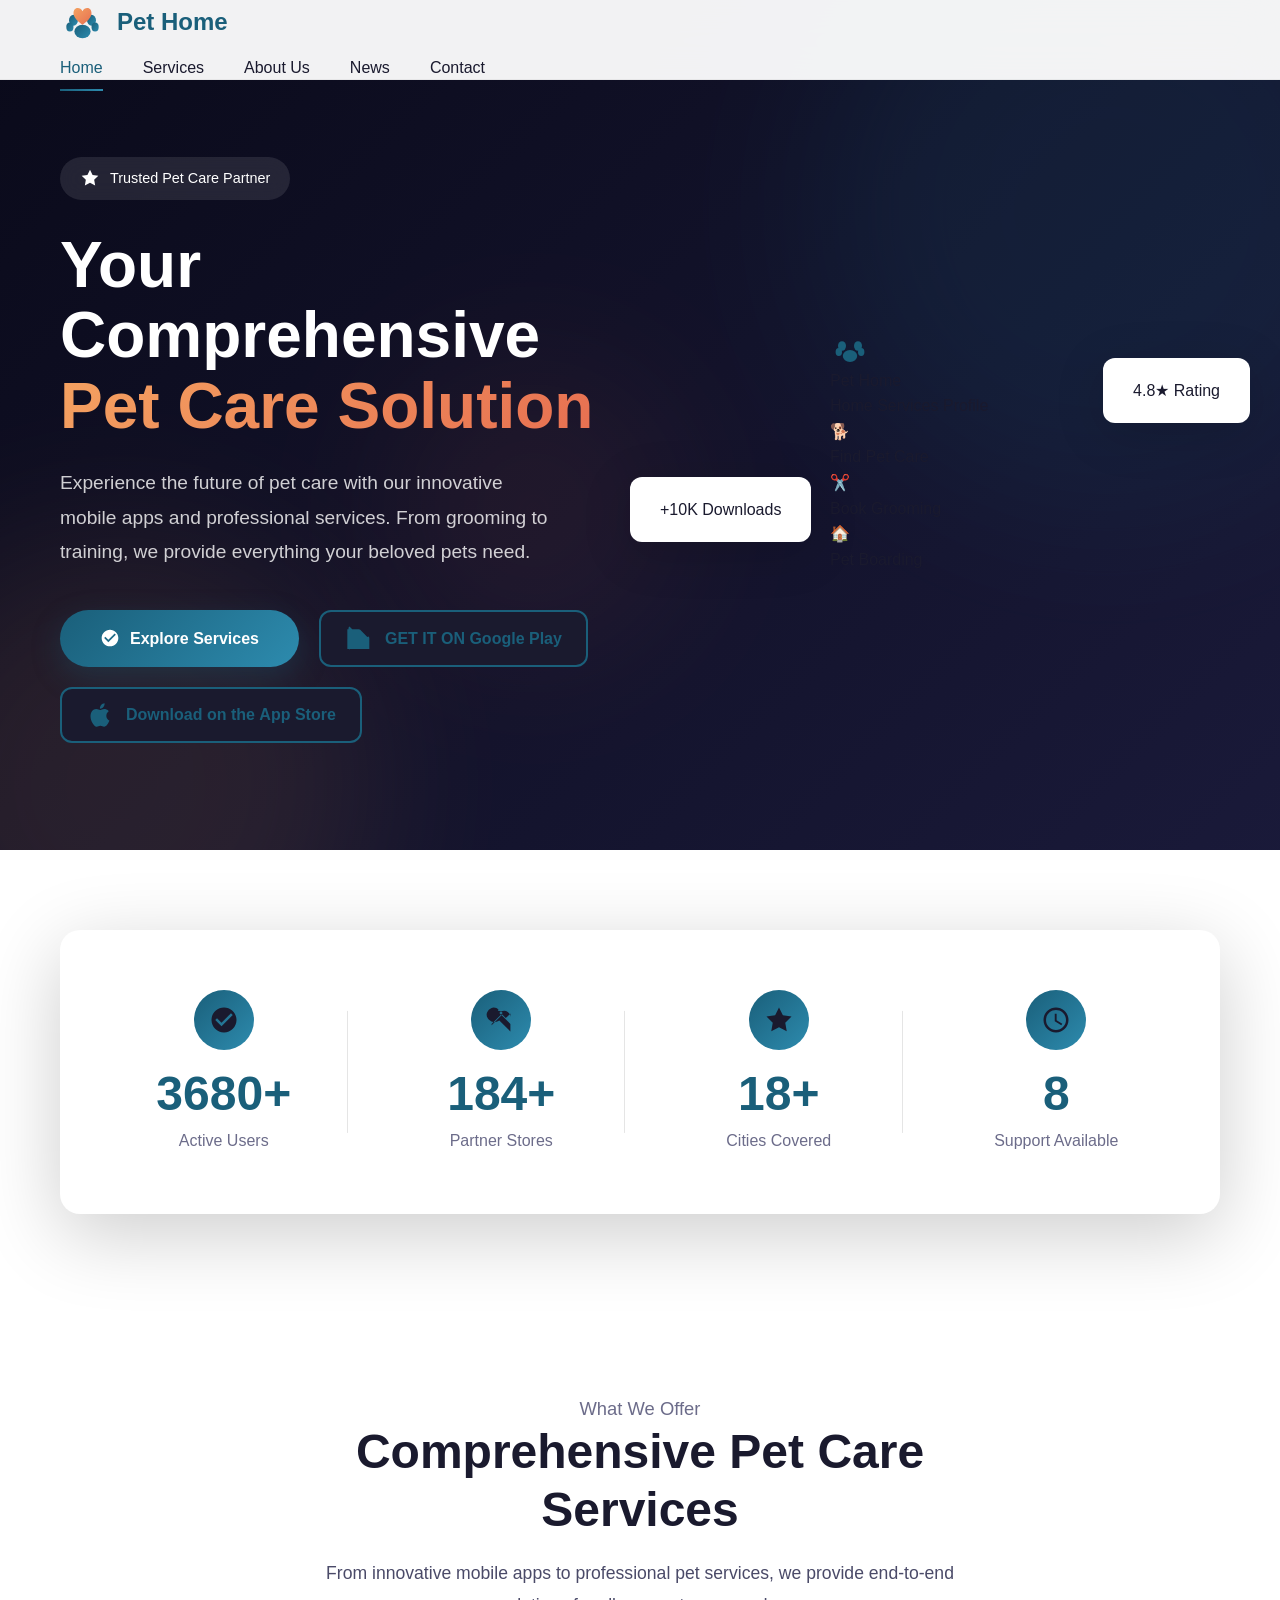
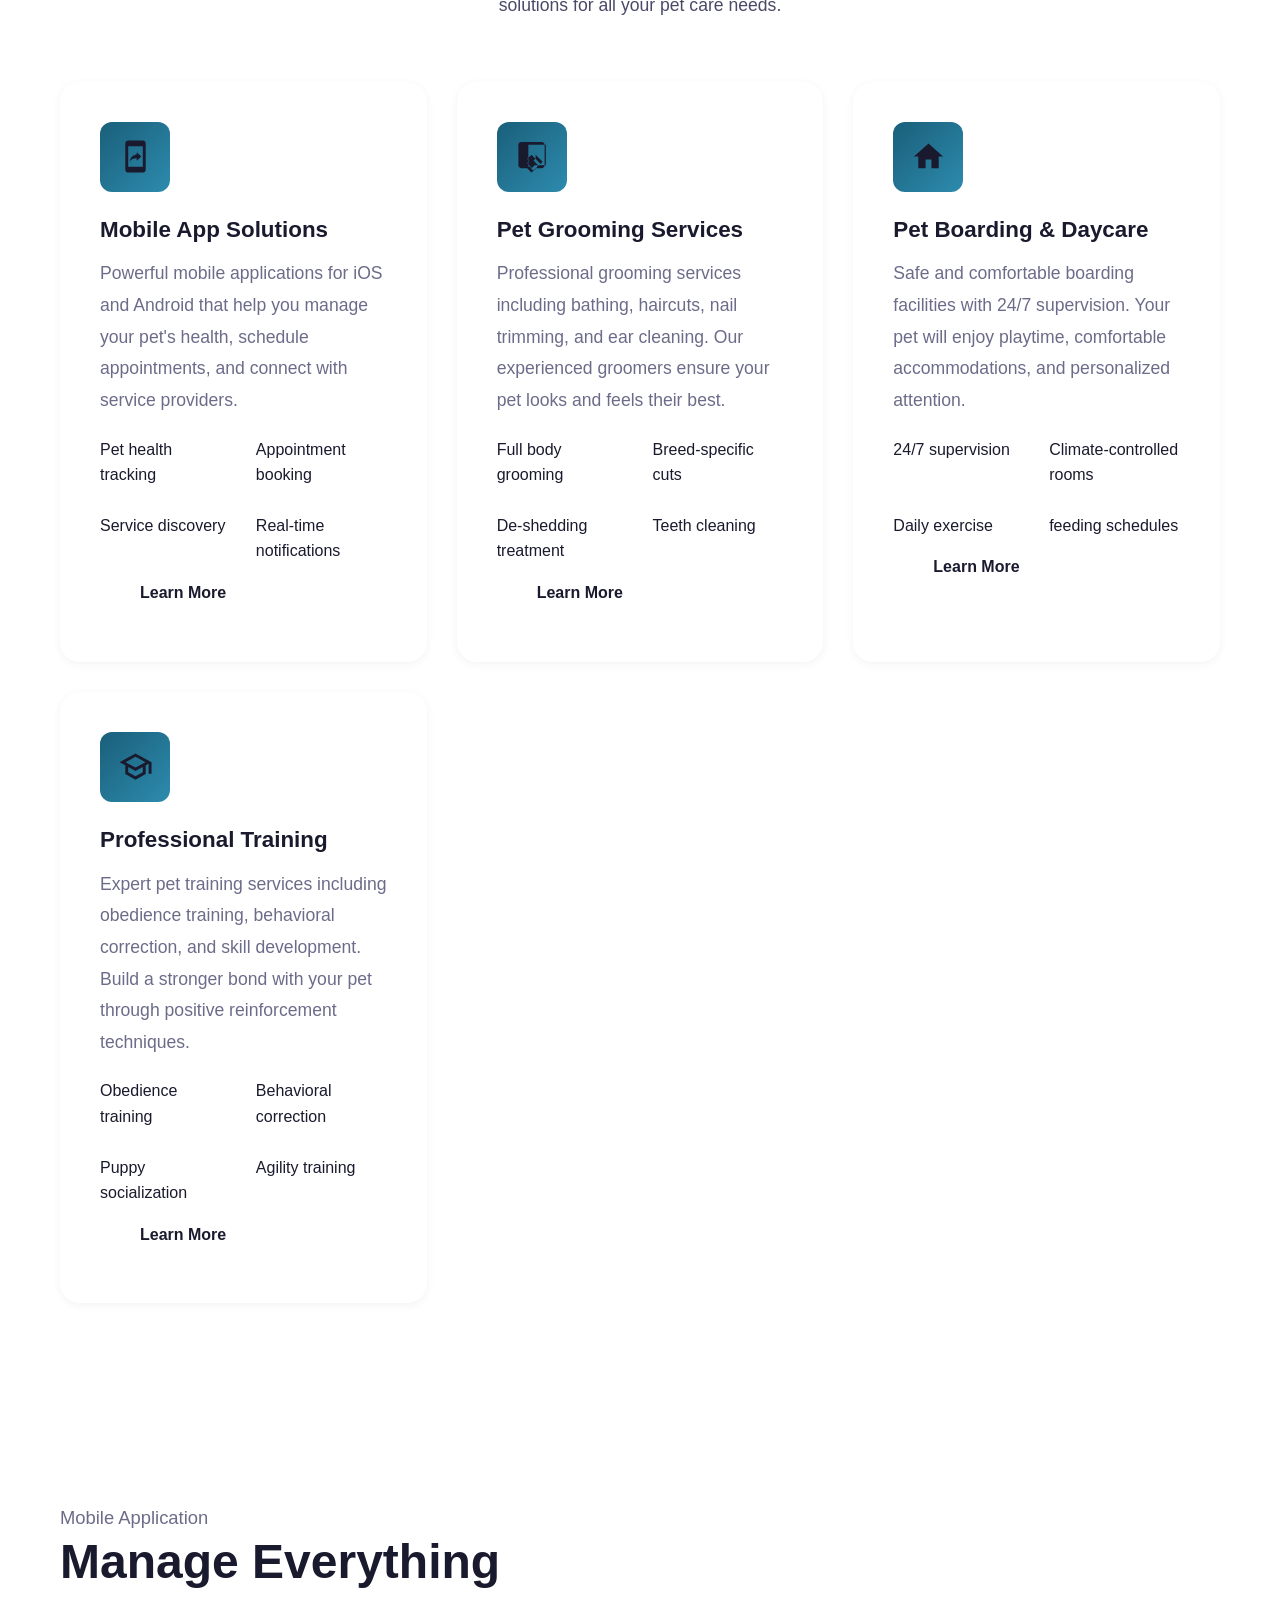
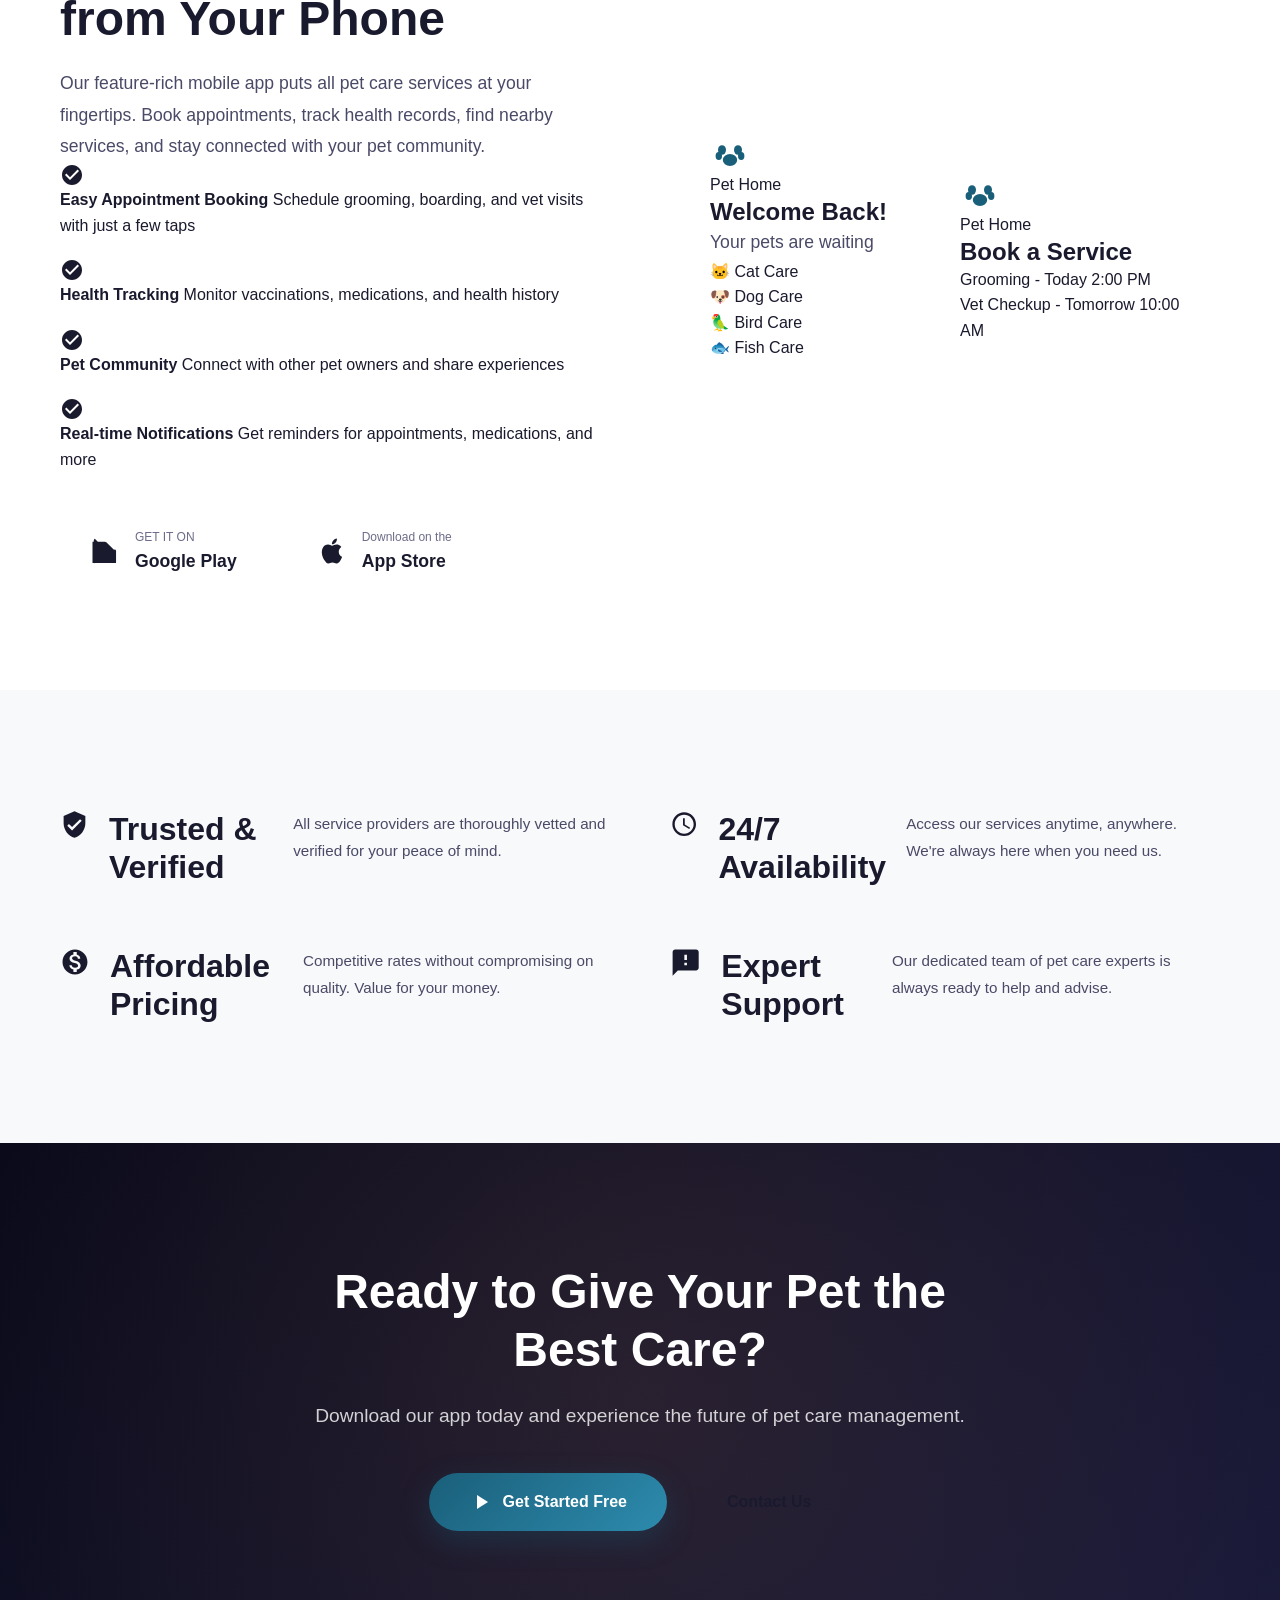
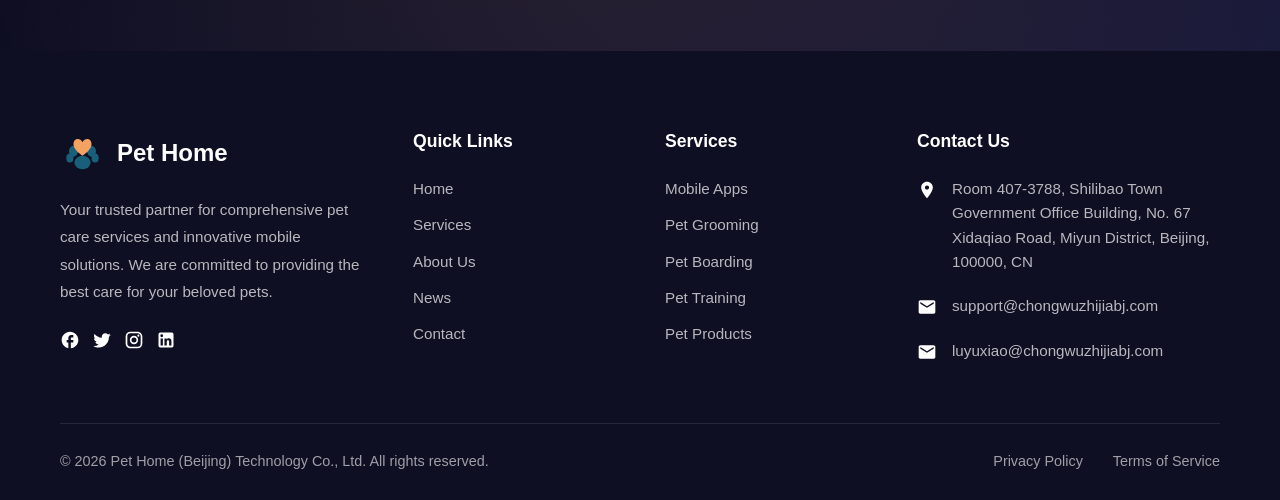
<file: index.html>
<!DOCTYPE html>
<html lang="en">
<head>
    <meta charset="UTF-8">
    <meta name="viewport" content="width=device-width, initial-scale=1.0">
    <meta name="description" content="Pet Home - Your trusted partner for pet services, mobile app management, and comprehensive pet care solutions. Download our apps on Google Play and App Store.">
    <meta name="keywords" content="pet care, pet services, pet app, mobile pet management, pet grooming, pet boarding, pet training, China pet services">
    <meta name="author" content="Pet Home (Beijing) Technology Co., Ltd">
    <meta name="robots" content="index, follow">
    <meta name="googlebot" content="index, follow">
    <meta name="revisit-after" content="7 days">
    <meta name="language" content="English">
    <meta name="distribution" content="global">
    <meta name="geo.region" content="CN">
    <meta name="geo.placename" content="Beijing">
    
    <meta property="og:title" content="Pet Home - Comprehensive Pet Services & Mobile App Solutions">
    <meta property="og:description" content="Your trusted partner for pet services, mobile app management, and comprehensive pet care solutions.">
    <meta property="og:type" content="website">
    <meta property="og:url" content="https://chongwuzhijiabj.com">
    <meta property="og:site_name" content="Pet Home">
    
    <meta name="twitter:card" content="summary_large_image">
    <meta name="twitter:title" content="Pet Home - Comprehensive Pet Services & Mobile App Solutions">
    <meta name="twitter:description" content="Your trusted partner for pet services, mobile app management, and comprehensive pet care solutions.">
    
    <link rel="canonical" href="https://chongwuzhijiabj.com">
    
    <title>Pet Home - Comprehensive Pet Services & Mobile App Solutions</title>
    
    <link rel="icon" type="image/svg+xml" href="data:image/svg+xml,%3Csvg xmlns='http://www.w3.org/2000/svg' viewBox='0 0 100 100'%3E%3Ccircle cx='50' cy='50' r='45' fill='%231a5f7a'/%3E%3C/svg%3E">
    
    <link rel="stylesheet" href="css/style.css">
    <link rel="stylesheet" href="css/animations.css">
    <link rel="stylesheet" href="css/responsive.css">
</head>
<body>
    <div class="page-loader"></div>
    
    <header class="header">
        <div class="container">
            <a href="index.html" class="logo">
                <svg class="logo-icon" viewBox="0 0 100 100" xmlns="http://www.w3.org/2000/svg">
                    <defs>
                        <linearGradient id="logoGrad1" x1="0%" y1="0%" x2="100%" y2="100%">
                            <stop offset="0%" style="stop-color:#1a5f7a"/>
                            <stop offset="100%" style="stop-color:#2d8bae"/>
                        </linearGradient>
                        <linearGradient id="logoGrad2" x1="0%" y1="0%" x2="100%" y2="100%">
                            <stop offset="0%" style="stop-color:#f4a261"/>
                            <stop offset="100%" style="stop-color:#e76f51"/>
                        </linearGradient>
                    </defs>
                    <ellipse cx="50" cy="70" rx="18" ry="15" fill="url(#logoGrad1)"/>
                    <ellipse cx="30" cy="45" rx="10" ry="12" fill="url(#logoGrad1)"/>
                    <ellipse cx="70" cy="45" rx="10" ry="12" fill="url(#logoGrad1)"/>
                    <ellipse cx="22" cy="60" rx="8" ry="10" fill="url(#logoGrad1)"/>
                    <ellipse cx="78" cy="60" rx="8" ry="10" fill="url(#logoGrad1)"/>
                    <path d="M50 25 C45 15, 30 15, 30 30 C30 42, 50 55, 50 55 C50 55, 70 42, 70 30 C70 15, 55 15, 50 25" fill="url(#logoGrad2)"/>
                </svg>
                <span class="logo-text">Pet Home</span>
            </a>
            
            <nav class="nav-menu">
                <a href="index.html" class="nav-link active">Home</a>
                <a href="services.html" class="nav-link">Services</a>
                <a href="culture.html" class="nav-link">About Us</a>
                <a href="news.html" class="nav-link">News</a>
                <a href="contact.html" class="nav-link">Contact</a>
            </nav>
            
            <button class="nav-toggle" aria-label="Toggle navigation">
                <span></span>
                <span></span>
                <span></span>
            </button>
        </div>
    </header>
    
    <div class="nav-overlay"></div>
    
    <main>
        <section class="hero">
            <div class="hero-shapes">
                <div class="hero-shape hero-shape-1"></div>
                <div class="hero-shape hero-shape-2"></div>
                <div class="hero-shape hero-shape-3"></div>
            </div>
            
            <div class="container">
                <div class="hero-content">
                    <div class="hero-text">
                        <div class="hero-badge">
                            <svg viewBox="0 0 24 24" width="16" height="16"><path fill="currentColor" d="M12 2L15.09 8.26L22 9.27L17 14.14L18.18 21.02L12 17.77L5.82 21.02L7 14.14L2 9.27L8.91 8.26L12 2Z"/></svg>
                            Trusted Pet Care Partner
                        </div>
                        <h1 class="fade-in-up">Your Comprehensive<br><span class="highlight">Pet Care Solution</span></h1>
                        <p class="fade-in-up" style="animation-delay: 0.2s;">Experience the future of pet care with our innovative mobile apps and professional services. From grooming to training, we provide everything your beloved pets need.</p>
                        
                        <div class="hero-buttons fade-in-up" style="animation-delay: 0.4s;">
                            <a href="services.html" class="btn btn-primary">
                                <svg viewBox="0 0 24 24" width="20" height="20"><path fill="currentColor" d="M12 2C6.48 2 2 6.48 2 12s4.48 10 10 10 10-4.48 10-10S17.52 2 12 2zm-2 15l-5-5 1.41-1.41L10 14.17l7.59-7.59L19 8l-9 9z"/></svg>
                                Explore Services
                            </a>
                            <a href="https://play.google.com" target="_blank" rel="noopener" class="btn btn-secondary store-badge">
                                <svg viewBox="0 0 24 24" width="24" height="24"><path fill="currentColor" d="M3 20.5v-17c0-.59.34-1.11.84-1.35L13.69 12l-9.85 9.85c-.5-.24-.84-.76-.84-1.35zm13.81-5.38L6.05 21.34l8.49-8.49 2.27 2.27zm3.35-4.31c.34.27.59.68.68 1.12V21.5H2v-17h9.91c.41 0 .82.17 1.12.46l6.13 6.12z"/></svg>
                                <div>
                                    <span>GET IT ON</span>
                                    <strong>Google Play</strong>
                                </div>
                            </a>
                            <a href="https://apps.apple.com" target="_blank" rel="noopener" class="btn btn-secondary store-badge">
                                <svg viewBox="0 0 24 24" width="24" height="24"><path fill="currentColor" d="M18.71 19.5c-.83 1.24-1.71 2.45-3.05 2.47-1.34.03-1.77-.79-3.29-.79-1.53 0-2 .77-3.27.82-1.31.05-2.3-1.32-3.14-2.53C4.25 17 2.94 12.45 4.7 9.39c.87-1.52 2.43-2.48 4.12-2.51 1.28-.02 2.5.87 3.29.87.78 0 2.26-1.07 3.81-.91.65.03 2.47.26 3.64 1.98-.09.06-2.17 1.28-2.15 3.81.03 3.02 2.65 4.03 2.68 4.04-.03.07-.42 1.44-1.38 2.83M13 3.5c.73-.83 1.94-1.46 2.94-1.5.13 1.17-.34 2.35-1.04 3.19-.69.85-1.83 1.51-2.95 1.42-.15-1.15.41-2.35 1.05-3.11z"/></svg>
                                <div>
                                    <span>Download on the</span>
                                    <strong>App Store</strong>
                                </div>
                            </a>
                        </div>
                    </div>
                    
                    <div class="hero-image fade-in-up" style="animation-delay: 0.3s;">
                        <div class="phone-mockup">
                            <div class="phone-frame">
                                <div class="phone-screen">
                                    <div class="app-screen-content">
                                        <div class="app-header">
                                            <svg viewBox="0 0 100 100" width="40" height="40">
                                                <ellipse cx="50" cy="70" rx="18" ry="15" fill="#1a5f7a"/>
                                                <ellipse cx="30" cy="45" rx="10" ry="12" fill="#1a5f7a"/>
                                                <ellipse cx="70" cy="45" rx="10" ry="12" fill="#1a5f7a"/>
                                                <ellipse cx="22" cy="60" rx="8" ry="10" fill="#1a5f7a"/>
                                                <ellipse cx="78" cy="60" rx="8" ry="10" fill="#1a5f7a"/>
                                            </svg>
                                            <span>Pet Home</span>
                                        </div>
                                        <div class="app-nav">
                                            <span class="active">Home</span>
                                            <span>Services</span>
                                            <span>Profile</span>
                                        </div>
                                        <div class="app-card">
                                            <div class="app-card-icon">🐕</div>
                                            <span>Find Pet Care</span>
                                        </div>
                                        <div class="app-card">
                                            <div class="app-card-icon">✂️</div>
                                            <span>Book Grooming</span>
                                        </div>
                                        <div class="app-card">
                                            <div class="app-card-icon">🏠</div>
                                            <span>Pet Boarding</span>
                                        </div>
                                    </div>
                                </div>
                            </div>
                        </div>
                        <div class="feature-badge feature-badge-1">+10K Downloads</div>
                        <div class="feature-badge feature-badge-2">4.8★ Rating</div>
                    </div>
                </div>
            </div>
        </section>
        
        <section class="section stats-section">
            <div class="container">
                <div class="stats-grid reveal-scale">
                    <div class="stat-item">
                        <div class="stat-icon">
                            <svg viewBox="0 0 24 24" width="32" height="32"><path fill="currentColor" d="M12 2C6.48 2 2 6.48 2 12s4.48 10 10 10 10-4.48 10-10S17.52 2 12 2zm-2 15l-5-5 1.41-1.41L10 14.17l7.59-7.59L19 8l-9 9z"/></svg>
                        </div>
                        <div class="stat-number" data-target="10000" data-suffix="+">0</div>
                        <div class="stat-label">Active Users</div>
                    </div>
                    <div class="stat-item">
                        <div class="stat-icon">
                            <svg viewBox="0 0 24 24" width="32" height="32"><path fill="currentColor" d="M4.5 9.5C4.5 6.74 6.74 4.5 9.5 4.5c1.54 0 2.91.71 3.84 1.81L4.5 15.15V9.5zm15 0c0-2.76-2.24-5-5-5-1.54 0-2.91.71-3.84 1.81l8.84 8.84V9.5zm0 6v5.65l-8.84-8.84C9.09 13.21 7.72 13.5 6.18 13.5 3.44 13.5.5 10.56.5 7.82.5 5.08 3.44 2 6.18 2c1.54 0 2.91.71 3.84 1.81L4.5 9.5v6.65l8.5-8.5 2.84 2.84L19.5 6.84v8.66z"/></svg>
                        </div>
                        <div class="stat-number" data-target="500" data-suffix="+">0</div>
                        <div class="stat-label">Partner Stores</div>
                    </div>
                    <div class="stat-item">
                        <div class="stat-icon">
                            <svg viewBox="0 0 24 24" width="32" height="32"><path fill="currentColor" d="M12 2l3.09 6.26L22 9.27l-5 4.87 1.18 6.88L12 17.77l-6.18 3.25L7 14.14 2 9.27l6.91-1.01L12 2z"/></svg>
                        </div>
                        <div class="stat-number" data-target="50" data-suffix="+">0</div>
                        <div class="stat-label">Cities Covered</div>
                    </div>
                    <div class="stat-item">
                        <div class="stat-icon">
                            <svg viewBox="0 0 24 24" width="32" height="32"><path fill="currentColor" d="M11.99 2C6.47 2 2 6.48 2 12s4.47 10 9.99 10C17.52 22 22 17.52 22 12S17.52 2 11.99 2zM12 20c-4.42 0-8-3.58-8-8s3.58-8 8-8 8 3.58 8 8-3.58 8-8 8zm.5-13H11v6l5.25 3.15.75-1.23-4.5-2.67z"/></svg>
                        </div>
                        <div class="stat-number" data-target="24" data-suffix>/7</div>
                        <div class="stat-label">Support Available</div>
                    </div>
                </div>
            </div>
        </section>
        
        <section class="section services-preview-section">
            <div class="container">
                <div class="section-header reveal">
                    <span class="section-subtitle">What We Offer</span>
                    <h2 class="section-title">Comprehensive Pet Care Services</h2>
                    <p class="section-description">From innovative mobile apps to professional pet services, we provide end-to-end solutions for all your pet care needs.</p>
                </div>
                
                <div class="services-grid">
                    <article class="service-card reveal" style="animation-delay: 0.1s;">
                        <div class="service-icon">
                            <svg viewBox="0 0 24 24" width="40" height="40"><path fill="currentColor" d="M17 1.01L7 1c-1.1 0-2 .9-2 2v18c0 1.1.9 2 2 2h10c1.1 0 2-.9 2-2V3c0-1.1-.9-1.99-2-1.99zM17 19H7V5h10v14zm-4.2-5.78v1.75l3.2-2.99L12.8 9v1.7c-3.11.43-4.35 2.56-4.8 4.7 1.11-1.5 2.58-2.18 4.8-2.18z"/></svg>
                        </div>
                        <h3>Mobile App Solutions</h3>
                        <p>Powerful mobile applications for iOS and Android that help you manage your pet's health, schedule appointments, and connect with service providers.</p>
                        <ul class="service-features">
                            <li>Pet health tracking</li>
                            <li>Appointment booking</li>
                            <li>Service discovery</li>
                            <li>Real-time notifications</li>
                        </ul>
                        <a href="services.html" class="btn btn-outline">Learn More</a>
                    </article>
                    
                    <article class="service-card reveal" style="animation-delay: 0.2s;">
                        <div class="service-icon">
                            <svg viewBox="0 0 24 24" width="40" height="40"><path fill="currentColor" d="M14.83 13.41l-1.41 1.41 3.13 3.13L14.5 21H12v-1.5l-2.92-2.92 1.41-1.41-1.42-1.42L12 10.83l6.24 6.24 1.41-1.41-4.82-4.82zM19 2H5c-1.1 0-2 .9-2 2v14c0 1.1.9 2 2 2h4l3 3 3-3h4c1.1 0 2-.9 2-2V4c0-1.1-.9-2-2-2zm0 16h-4.83l-.59.59L12 20.17l-1.59-1.59-.58.58V4h12v14z"/></svg>
                        </div>
                        <h3>Pet Grooming Services</h3>
                        <p>Professional grooming services including bathing, haircuts, nail trimming, and ear cleaning. Our experienced groomers ensure your pet looks and feels their best.</p>
                        <ul class="service-features">
                            <li>Full body grooming</li>
                            <li>Breed-specific cuts</li>
                            <li>De-shedding treatment</li>
                            <li>Teeth cleaning</li>
                        </ul>
                        <a href="services.html" class="btn btn-outline">Learn More</a>
                    </article>
                    
                    <article class="service-card reveal" style="animation-delay: 0.3s;">
                        <div class="service-icon">
                            <svg viewBox="0 0 24 24" width="40" height="40"><path fill="currentColor" d="M10 20v-6h4v6h5v-8h3L12 3 2 12h3v8z"/></svg>
                        </div>
                        <h3>Pet Boarding & Daycare</h3>
                        <p>Safe and comfortable boarding facilities with 24/7 supervision. Your pet will enjoy playtime, comfortable accommodations, and personalized attention.</p>
                        <ul class="service-features">
                            <li>24/7 supervision</li>
                            <li>Climate-controlled rooms</li>
                            <li>Daily exercise</li>
                            <li> feeding schedules</li>
                        </ul>
                        <a href="services.html" class="btn btn-outline">Learn More</a>
                    </article>
                    
                    <article class="service-card reveal" style="animation-delay: 0.4s;">
                        <div class="service-icon">
                            <svg viewBox="0 0 24 24" width="40" height="40"><path fill="currentColor" d="M12 3L1 9l4 2.18v6L12 21l7-3.82v-6l2-1.09V17h2V9L12 3zm6.82 6L12 12.72 5.18 9 12 5.28 18.82 9zM17 15.99l-5 2.73-5-2.73v-3.72L12 15l5-2.73v3.72z"/></svg>
                        </div>
                        <h3>Professional Training</h3>
                        <p>Expert pet training services including obedience training, behavioral correction, and skill development. Build a stronger bond with your pet through positive reinforcement techniques.</p>
                        <ul class="service-features">
                            <li>Obedience training</li>
                            <li>Behavioral correction</li>
                            <li>Puppy socialization</li>
                            <li>Agility training</li>
                        </ul>
                        <a href="services.html" class="btn btn-outline">Learn More</a>
                    </article>
                </div>
            </div>
        </section>
        
        <section class="section app-section">
            <div class="container">
                <div class="app-content">
                    <div class="app-text reveal-left">
                        <span class="section-subtitle">Mobile Application</span>
                        <h2 class="section-title">Manage Everything<br>from Your Phone</h2>
                        <p class="section-description">Our feature-rich mobile app puts all pet care services at your fingertips. Book appointments, track health records, find nearby services, and stay connected with your pet community.</p>
                        
                        <ul class="app-features-list">
                            <li>
                                <svg viewBox="0 0 24 24" width="24" height="24"><path fill="currentColor" d="M12 2C6.48 2 2 6.48 2 12s4.48 10 10 10 10-4.48 10-10S17.52 2 12 2zm-2 15l-5-5 1.41-1.41L10 14.17l7.59-7.59L19 8l-9 9z"/></svg>
                                <div>
                                    <strong>Easy Appointment Booking</strong>
                                    <span>Schedule grooming, boarding, and vet visits with just a few taps</span>
                                </div>
                            </li>
                            <li>
                                <svg viewBox="0 0 24 24" width="24" height="24"><path fill="currentColor" d="M12 2C6.48 2 2 6.48 2 12s4.48 10 10 10 10-4.48 10-10S17.52 2 12 2zm-2 15l-5-5 1.41-1.41L10 14.17l7.59-7.59L19 8l-9 9z"/></svg>
                                <div>
                                    <strong>Health Tracking</strong>
                                    <span>Monitor vaccinations, medications, and health history</span>
                                </div>
                            </li>
                            <li>
                                <svg viewBox="0 0 24 24" width="24" height="24"><path fill="currentColor" d="M12 2C6.48 2 2 6.48 2 12s4.48 10 10 10 10-4.48 10-10S17.52 2 12 2zm-2 15l-5-5 1.41-1.41L10 14.17l7.59-7.59L19 8l-9 9z"/></svg>
                                <div>
                                    <strong>Pet Community</strong>
                                    <span>Connect with other pet owners and share experiences</span>
                                </div>
                            </li>
                            <li>
                                <svg viewBox="0 0 24 24" width="24" height="24"><path fill="currentColor" d="M12 2C6.48 2 2 6.48 2 12s4.48 10 10 10 10-4.48 10-10S17.52 2 12 2zm-2 15l-5-5 1.41-1.41L10 14.17l7.59-7.59L19 8l-9 9z"/></svg>
                                <div>
                                    <strong>Real-time Notifications</strong>
                                    <span>Get reminders for appointments, medications, and more</span>
                                </div>
                            </li>
                        </ul>
                        
                        <div class="store-buttons">
                            <a href="https://play.google.com" target="_blank" rel="noopener" class="store-btn">
                                <svg viewBox="0 0 24 24" width="28" height="28"><path fill="currentColor" d="M3 20.5v-17c0-.59.34-1.11.84-1.35L13.69 12l-9.85 9.85c-.5-.24-.84-.76-.84-1.35zm13.81-5.38L6.05 21.34l8.49-8.49 2.27 2.27zm3.35-4.31c.34.27.59.68.68 1.12V21.5H2v-17h9.91c.41 0 .82.17 1.12.46l6.13 6.12z"/></svg>
                                <div class="store-btn-text">
                                    <span>GET IT ON</span>
                                    <strong>Google Play</strong>
                                </div>
                            </a>
                            <a href="https://apps.apple.com" target="_blank" rel="noopener" class="store-btn">
                                <svg viewBox="0 0 24 24" width="28" height="28"><path fill="currentColor" d="M18.71 19.5c-.83 1.24-1.71 2.45-3.05 2.47-1.34.03-1.77-.79-3.29-.79-1.53 0-2 .77-3.27.82-1.31.05-2.3-1.32-3.14-2.53C4.25 17 2.94 12.45 4.7 9.39c.87-1.52 2.43-2.48 4.12-2.51 1.28-.02 2.5.87 3.29.87.78 0 2.26-1.07 3.81-.91.65.03 2.47.26 3.64 1.98-.09.06-2.17 1.28-2.15 3.81.03 3.02 2.65 4.03 2.68 4.04-.03.07-.42 1.44-1.38 2.83M13 3.5c.73-.83 1.94-1.46 2.94-1.5.13 1.17-.34 2.35-1.04 3.19-.69.85-1.83 1.51-2.95 1.42-.15-1.15.41-2.35 1.05-3.11z"/></svg>
                                <div class="store-btn-text">
                                    <span>Download on the</span>
                                    <strong>App Store</strong>
                                </div>
                            </a>
                        </div>
                    </div>
                    
                    <div class="app-showcase reveal-right">
                        <div class="phone-mockup">
                            <div class="phone-frame">
                                <div class="phone-screen">
                                    <div class="app-screen-content">
                                        <div class="app-header">
                                            <svg viewBox="0 0 100 100" width="40" height="40">
                                                <ellipse cx="50" cy="70" rx="18" ry="15" fill="#1a5f7a"/>
                                                <ellipse cx="30" cy="45" rx="10" ry="12" fill="#1a5f7a"/>
                                                <ellipse cx="70" cy="45" rx="10" ry="12" fill="#1a5f7a"/>
                                                <ellipse cx="22" cy="60" rx="8" ry="10" fill="#1a5f7a"/>
                                                <ellipse cx="78" cy="60" rx="8" ry="10" fill="#1a5f7a"/>
                                            </svg>
                                            <span>Pet Home</span>
                                        </div>
                                        <div class="app-screen-hero">
                                            <h4>Welcome Back!</h4>
                                            <p>Your pets are waiting</p>
                                        </div>
                                        <div class="app-quick-actions">
                                            <div class="app-action">🐱 Cat Care</div>
                                            <div class="app-action">🐶 Dog Care</div>
                                            <div class="app-action">🦜 Bird Care</div>
                                            <div class="app-action">🐟 Fish Care</div>
                                        </div>
                                    </div>
                                </div>
                            </div>
                        </div>
                        <div class="phone-mockup phone-mockup-2">
                            <div class="phone-frame">
                                <div class="phone-screen">
                                    <div class="app-screen-content">
                                        <div class="app-header">
                                            <svg viewBox="0 0 100 100" width="40" height="40">
                                                <ellipse cx="50" cy="70" rx="18" ry="15" fill="#1a5f7a"/>
                                                <ellipse cx="30" cy="45" rx="10" ry="12" fill="#1a5f7a"/>
                                                <ellipse cx="70" cy="45" rx="10" ry="12" fill="#1a5f7a"/>
                                                <ellipse cx="22" cy="60" rx="8" ry="10" fill="#1a5f7a"/>
                                                <ellipse cx="78" cy="60" rx="8" ry="10" fill="#1a5f7a"/>
                                            </svg>
                                            <span>Pet Home</span>
                                        </div>
                                        <div class="app-booking">
                                            <h4>Book a Service</h4>
                                            <div class="app-booking-item">Grooming - Today 2:00 PM</div>
                                            <div class="app-booking-item">Vet Checkup - Tomorrow 10:00 AM</div>
                                        </div>
                                    </div>
                                </div>
                            </div>
                        </div>
                    </div>
                </div>
            </div>
        </section>
        
        <section class="section features-section">
            <div class="container">
                <div class="features-grid">
                    <div class="feature-item reveal-left">
                        <div class="feature-icon">
                            <svg viewBox="0 0 24 24" width="48" height="48"><path fill="currentColor" d="M12 1L3 5v6c0 5.55 3.84 10.74 9 12 5.16-1.26 9-6.45 9-12V5l-9-4zm-2 16l-4-4 1.41-1.41L10 14.17l6.59-6.59L18 9l-8 8z"/></svg>
                        </div>
                        <h3>Trusted & Verified</h3>
                        <p>All service providers are thoroughly vetted and verified for your peace of mind.</p>
                    </div>
                    <div class="feature-item reveal-left" style="animation-delay: 0.1s;">
                        <div class="feature-icon">
                            <svg viewBox="0 0 24 24" width="48" height="48"><path fill="currentColor" d="M11.99 2C6.47 2 2 6.48 2 12s4.47 10 9.99 10C17.52 22 22 17.52 22 12S17.52 2 11.99 2zM12 20c-4.42 0-8-3.58-8-8s3.58-8 8-8 8 3.58 8 8-3.58 8-8 8zm.5-13H11v6l5.25 3.15.75-1.23-4.5-2.67z"/></svg>
                        </div>
                        <h3>24/7 Availability</h3>
                        <p>Access our services anytime, anywhere. We're always here when you need us.</p>
                    </div>
                    <div class="feature-item reveal-left" style="animation-delay: 0.2s;">
                        <div class="feature-icon">
                            <svg viewBox="0 0 24 24" width="48" height="48"><path fill="currentColor" d="M12 2C6.48 2 2 6.48 2 12s4.48 10 10 10 10-4.48 10-10S17.52 2 12 2zm1.41 16.09V20h-2.67v-1.93c-1.71-.36-3.16-1.46-3.27-3.4h1.96c.1 1.05.82 1.87 2.65 1.87 1.96 0 2.4-.98 2.4-1.59 0-.83-.44-1.61-2.67-2.14-2.48-.6-4.18-1.62-4.18-3.67 0-1.72 1.39-2.84 3.11-3.21V4h2.67v1.95c1.86.45 2.79 1.86 2.85 3.39H14.3c-.05-1.11-.64-1.87-2.22-1.87-1.5 0-2.4.68-2.4 1.64 0 .84.65 1.39 2.67 1.91s4.18 1.39 4.18 3.91c-.01 1.83-1.38 2.83-3.12 3.16z"/></svg>
                        </div>
                        <h3>Affordable Pricing</h3>
                        <p>Competitive rates without compromising on quality. Value for your money.</p>
                    </div>
                    <div class="feature-item reveal-left" style="animation-delay: 0.3s;">
                        <div class="feature-icon">
                            <svg viewBox="0 0 24 24" width="48" height="48"><path fill="currentColor" d="M20 2H4c-1.1 0-1.99.9-1.99 2L2 22l4-4h14c1.1 0 2-.9 2-2V4c0-1.1-.9-2-2-2zm-7 12h-2v-2h2v2zm0-4h-2V6h2v4z"/></svg>
                        </div>
                        <h3>Expert Support</h3>
                        <p>Our dedicated team of pet care experts is always ready to help and advise.</p>
                    </div>
                </div>
            </div>
        </section>
        
        <section class="section cta-section">
            <div class="container">
                <div class="cta-content reveal-scale">
                    <h2>Ready to Give Your Pet the Best Care?</h2>
                    <p>Download our app today and experience the future of pet care management.</p>
                    <div class="cta-buttons">
                        <a href="https://play.google.com" target="_blank" rel="noopener" class="btn btn-primary btn-lg">
                            <svg viewBox="0 0 24 24" width="24" height="24"><path fill="currentColor" d="M8 5v14l11-7z"/></svg>
                            Get Started Free
                        </a>
                        <a href="contact.html" class="btn btn-outline btn-lg">
                            Contact Us
                        </a>
                    </div>
                </div>
            </div>
        </section>
    </main>
    
    <footer class="footer">
        <div class="container">
            <div class="footer-main">
                <div class="footer-brand">
                    <a href="index.html" class="logo">
                        <svg class="logo-icon" viewBox="0 0 100 100" xmlns="http://www.w3.org/2000/svg">
                            <ellipse cx="50" cy="70" rx="18" ry="15" fill="#1a5f7a"/>
                            <ellipse cx="30" cy="45" rx="10" ry="12" fill="#1a5f7a"/>
                            <ellipse cx="70" cy="45" rx="10" ry="12" fill="#1a5f7a"/>
                            <ellipse cx="22" cy="60" rx="8" ry="10" fill="#1a5f7a"/>
                            <ellipse cx="78" cy="60" rx="8" ry="10" fill="#1a5f7a"/>
                            <path d="M50 25 C45 15, 30 15, 30 30 C30 42, 50 55, 50 55 C50 55, 70 42, 70 30 C70 15, 55 15, 50 25" fill="#f4a261"/>
                        </svg>
                        <span class="logo-text">Pet Home</span>
                    </a>
                    <p>Your trusted partner for comprehensive pet care services and innovative mobile solutions. We are committed to providing the best care for your beloved pets.</p>
                    <div class="footer-social">
                        <a href="#" aria-label="Facebook"><svg viewBox="0 0 24 24" width="20" height="20"><path fill="currentColor" d="M22 12c0-5.52-4.48-10-10-10S2 6.48 2 12c0 4.84 3.44 8.87 8 9.8V15H8v-3h2V9.5C10 7.57 11.57 6 13.5 6H16v3h-2c-.55 0-1 .45-1 1v2h3v3h-3v6.95c5.05-.5 9-4.76 9-9.95z"/></svg></a>
                        <a href="#" aria-label="Twitter"><svg viewBox="0 0 24 24" width="20" height="20"><path fill="currentColor" d="M22.46 6c-.77.35-1.6.58-2.46.69.88-.53 1.56-1.37 1.88-2.38-.83.5-1.75.85-2.72 1.05C18.37 4.5 17.26 4 16 4c-2.35 0-4.27 1.92-4.27 4.29 0 .34.04.67.11.98C8.28 9.09 5.11 7.38 3 4.79c-.37.63-.58 1.37-.58 2.15 0 1.49.75 2.81 1.91 3.56-.71 0-1.37-.2-1.95-.5v.03c0 2.08 1.48 3.82 3.44 4.21a4.22 4.22 0 0 1-1.93.07 4.28 4.28 0 0 0 4 2.98 8.521 8.521 0 0 1-5.33 1.84c-.34 0-.68-.02-1.02-.06C3.44 20.29 5.7 21 8.12 21 16 21 20.33 14.46 20.33 8.79c0-.19 0-.37-.01-.56.84-.6 1.56-1.36 2.14-2.23z"/></svg></a>
                        <a href="#" aria-label="Instagram"><svg viewBox="0 0 24 24" width="20" height="20"><path fill="currentColor" d="M7.8 2h8.4C19.4 2 22 4.6 22 7.8v8.4a5.8 5.8 0 0 1-5.8 5.8H7.8C4.6 22 2 19.4 2 16.2V7.8A5.8 5.8 0 0 1 7.8 2m-.2 2A3.6 3.6 0 0 0 4 7.6v8.8C4 18.39 5.61 20 7.6 20h8.8a3.6 3.6 0 0 0 3.6-3.6V7.6C20 5.61 18.39 4 16.4 4H7.6m9.65 1.5a1.25 1.25 0 0 1 1.25 1.25A1.25 1.25 0 0 1 17.25 8 1.25 1.25 0 0 1 16 6.75a1.25 1.25 0 0 1 1.25-1.25M12 7a5 5 0 0 1 5 5 5 5 0 0 1-5 5 5 5 0 0 1-5-5 5 5 0 0 1 5-5m0 2a3 3 0 0 0-3 3 3 3 0 0 0 3 3 3 3 0 0 0 3-3 3 3 0 0 0-3-3z"/></svg></a>
                        <a href="#" aria-label="LinkedIn"><svg viewBox="0 0 24 24" width="20" height="20"><path fill="currentColor" d="M19 3a2 2 0 0 1 2 2v14a2 2 0 0 1-2 2H5a2 2 0 0 1-2-2V5a2 2 0 0 1 2-2h14m-.5 15.5v-5.3a3.26 3.26 0 0 0-3.26-3.26c-.85 0-1.84.52-2.32 1.3v-1.11h-2.79v8.37h2.79v-4.93c0-.77.62-1.4 1.39-1.4a1.4 1.4 0 0 1 1.4 1.4v4.93h2.79M6.88 8.56a1.68 1.68 0 0 0 1.68-1.68c0-.93-.75-1.69-1.68-1.69a1.69 1.69 0 0 0-1.69 1.69c0 .93.76 1.68 1.69 1.68m1.39 9.94v-8.37H5.5v8.37h2.77z"/></svg></a>
                    </div>
                </div>
                
                <div class="footer-column">
                    <h4>Quick Links</h4>
                    <nav class="footer-links">
                        <a href="index.html">Home</a>
                        <a href="services.html">Services</a>
                        <a href="culture.html">About Us</a>
                        <a href="news.html">News</a>
                        <a href="contact.html">Contact</a>
                    </nav>
                </div>
                
                <div class="footer-column">
                    <h4>Services</h4>
                    <nav class="footer-links">
                        <a href="services.html">Mobile Apps</a>
                        <a href="services.html">Pet Grooming</a>
                        <a href="services.html">Pet Boarding</a>
                        <a href="services.html">Pet Training</a>
                        <a href="services.html">Pet Products</a>
                    </nav>
                </div>
                
                <div class="footer-column">
                    <h4>Contact Us</h4>
                    <div class="footer-contact">
                        <div class="footer-contact-item">
                            <svg viewBox="0 0 24 24" width="18" height="18"><path fill="currentColor" d="M12 2C8.13 2 5 5.13 5 9c0 5.25 7 13 7 13s7-7.75 7-13c0-3.87-3.13-7-7-7zm0 9.5c-1.38 0-2.5-1.12-2.5-2.5s1.12-2.5 2.5-2.5 2.5 1.12 2.5 2.5-1.12 2.5-2.5 2.5z"/></svg>
                            <span>Room 407-3788, Shilibao Town Government Office Building, No. 67 Xidaqiao Road, Miyun District, Beijing, 100000, CN</span>
                        </div>
                        <div class="footer-contact-item">
                            <svg viewBox="0 0 24 24" width="18" height="18"><path fill="currentColor" d="M20 4H4c-1.1 0-1.99.9-1.99 2L2 18c0 1.1.9 2 2 2h16c1.1 0 2-.9 2-2V6c0-1.1-.9-2-2-2zm0 4l-8 5-8-5V6l8 5 8-5v2z"/></svg>
                            <span>support@chongwuzhijiabj.com</span>
                        </div>
                        <div class="footer-contact-item">
                            <svg viewBox="0 0 24 24" width="18" height="18"><path fill="currentColor" d="M20 4H4c-1.1 0-1.99.9-1.99 2L2 18c0 1.1.9 2 2 2h16c1.1 0 2-.9 2-2V6c0-1.1-.9-2-2-2zm0 4l-8 5-8-5V6l8 5 8-5v2z"/></svg>
                            <span>luyuxiao@chongwuzhijiabj.com</span>
                        </div>
                    </div>
                </div>
            </div>
            
            <div class="footer-bottom">
                <p>&copy; <span class="copyright-year">2024</span> Pet Home (Beijing) Technology Co., Ltd. All rights reserved.</p>
                <div class="footer-legal">
                    <a href="privacy-policy.html">Privacy Policy</a>
                    <a href="terms-of-service.html">Terms of Service</a>
                </div>
            </div>
        </div>
    </footer>
    
    <a href="#" class="back-to-top" aria-label="Back to top">
        <svg viewBox="0 0 24 24" width="24" height="24"><path fill="currentColor" d="M7.41 15.41L12 10.83l4.59 4.58L18 14l-6-6-6 6z"/></svg>
    </a>
    
    <script src="js/main.js"></script>
</body>
</html>
</file>
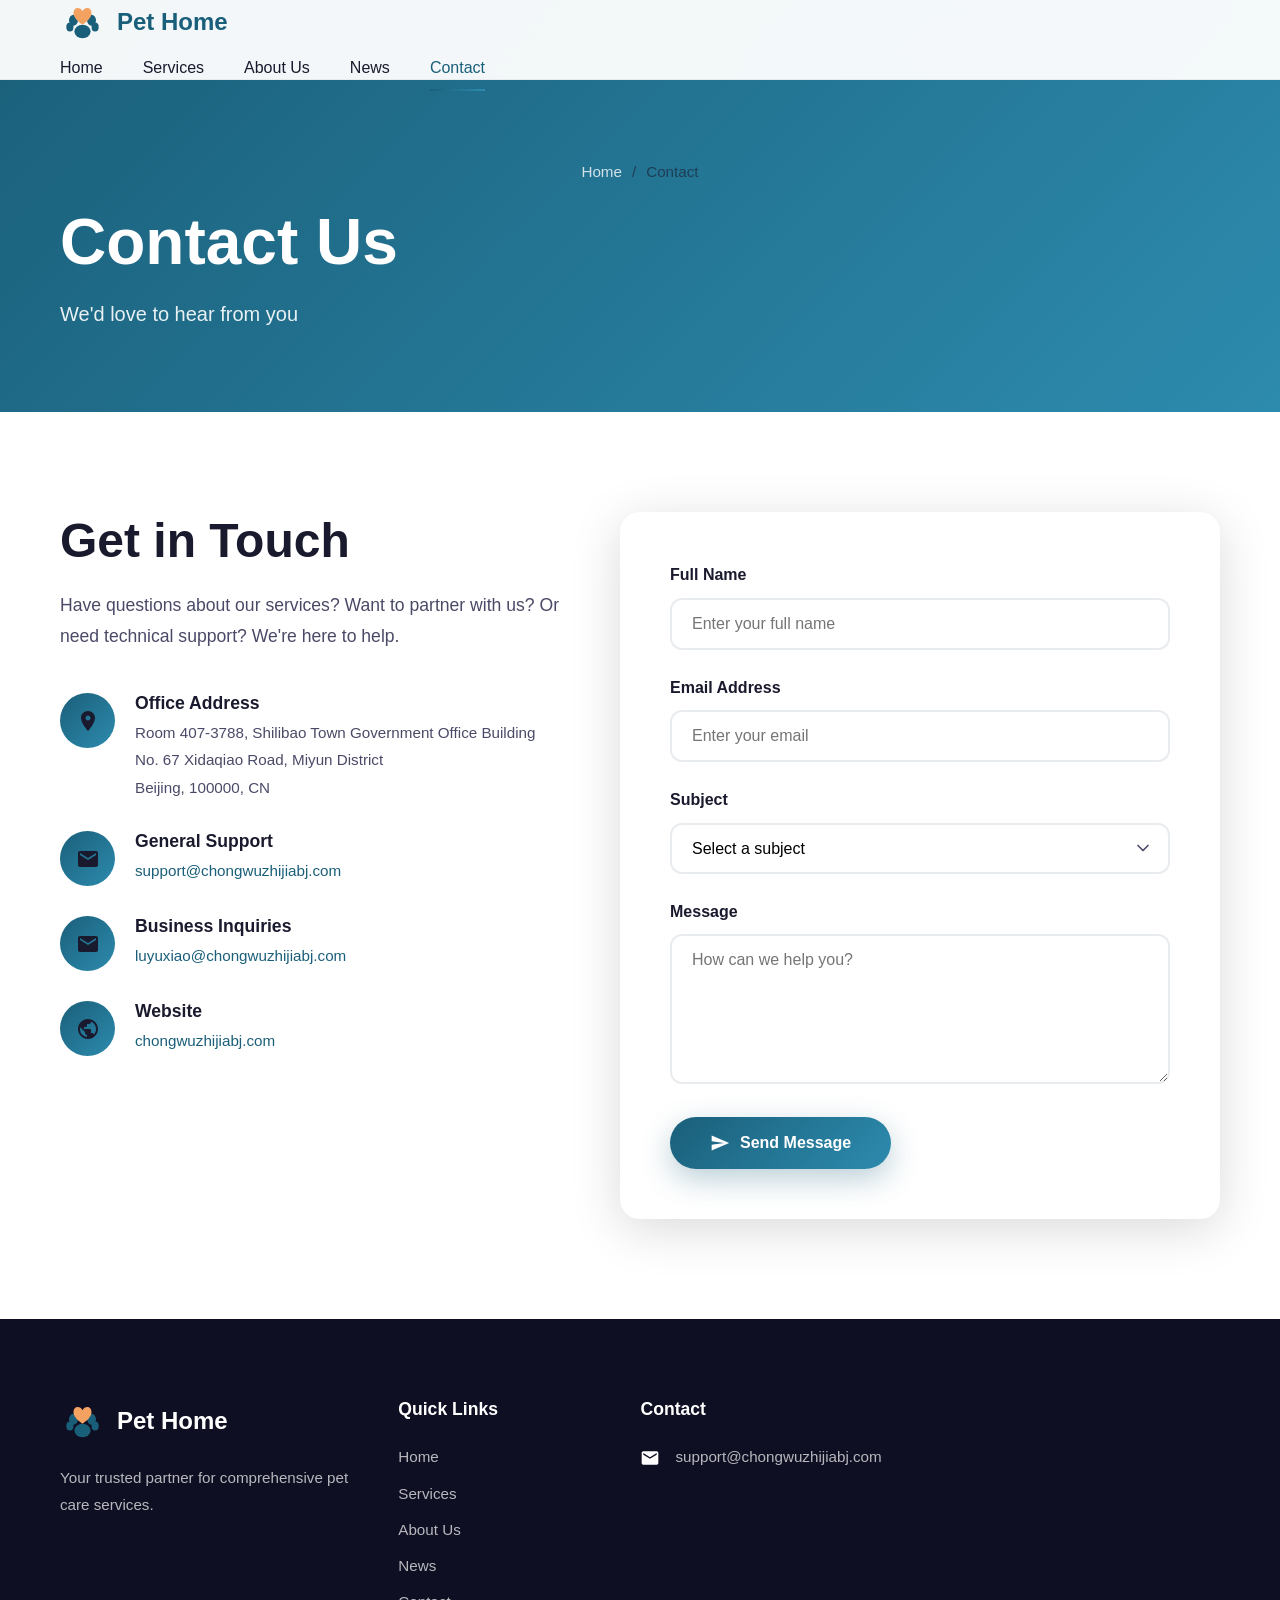
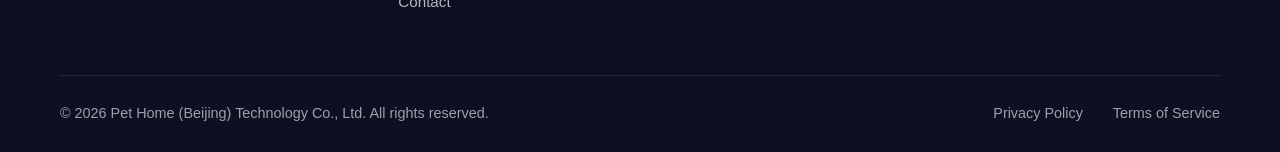
<file: contact.html>
<!DOCTYPE html>
<html lang="en">
<head>
    <meta charset="UTF-8">
    <meta name="viewport" content="width=device-width, initial-scale=1.0">
    <meta name="description" content="Contact Pet Home - Get in touch with our team for support, partnerships, or inquiries about our pet care services and mobile apps.">
    <meta name="robots" content="index, follow">
    <meta property="og:title" content="Contact Pet Home - Get in Touch">
    <link rel="canonical" href="https://chongwuzhijiabj.com/contact.html">
    <title>Contact Us - Pet Home | Get in Touch</title>
    <link rel="icon" type="image/svg+xml" href="data:image/svg+xml,%3Csvg xmlns='http://www.w3.org/2000/svg' viewBox='0 0 100 100'%3E%3Ccircle cx='50' cy='50' r='45' fill='%231a5f7a'/%3E%3C/svg%3E">
    <link rel="stylesheet" href="css/style.css">
    <link rel="stylesheet" href="css/animations.css">
    <link rel="stylesheet" href="css/responsive.css">
</head>
<body>
    <div class="page-loader"></div>
    <header class="header">
        <div class="container">
            <a href="index.html" class="logo">
                <svg class="logo-icon" viewBox="0 0 100 100"><ellipse cx="50" cy="70" rx="18" ry="15" fill="#1a5f7a"/><ellipse cx="30" cy="45" rx="10" ry="12" fill="#1a5f7a"/><ellipse cx="70" cy="45" rx="10" ry="12" fill="#1a5f7a"/><ellipse cx="22" cy="60" rx="8" ry="10" fill="#1a5f7a"/><ellipse cx="78" cy="60" rx="8" ry="10" fill="#1a5f7a"/><path d="M50 25 C45 15, 30 15, 30 30 C30 42, 50 55, 50 55 C50 55, 70 42, 70 30 C70 15, 55 15, 50 25" fill="#f4a261"/></svg>
                <span class="logo-text">Pet Home</span>
            </a>
            <nav class="nav-menu">
                <a href="index.html" class="nav-link">Home</a>
                <a href="services.html" class="nav-link">Services</a>
                <a href="culture.html" class="nav-link">About Us</a>
                <a href="news.html" class="nav-link">News</a>
                <a href="contact.html" class="nav-link active">Contact</a>
            </nav>
            <button class="nav-toggle" aria-label="Toggle navigation"><span></span><span></span><span></span></button>
        </div>
    </header>
    <div class="nav-overlay"></div>
    <main>
        <section class="page-header">
            <div class="container">
                <nav class="breadcrumb"><a href="index.html">Home</a><span>/</span><span>Contact</span></nav>
                <h1 class="fade-in-up">Contact Us</h1>
                <p class="fade-in-up" style="animation-delay: 0.2s;">We'd love to hear from you</p>
            </div>
        </section>
        <section class="section">
            <div class="container">
                <div class="contact-grid">
                    <div class="contact-info reveal-left">
                        <h2>Get in Touch</h2>
                        <p>Have questions about our services? Want to partner with us? Or need technical support? We're here to help.</p>
                        <div class="contact-details">
                            <div class="contact-item">
                                <div class="contact-icon"><svg viewBox="0 0 24 24" width="24" height="24"><path fill="currentColor" d="M12 2C8.13 2 5 5.13 5 9c0 5.25 7 13 7 13s7-7.75 7-13c0-3.87-3.13-7-7-7zm0 9.5c-1.38 0-2.5-1.12-2.5-2.5s1.12-2.5 2.5-2.5 2.5 1.12 2.5 2.5-1.12 2.5-2.5 2.5z"/></svg></div>
                                <div>
                                    <h4>Office Address</h4>
                                    <p>Room 407-3788, Shilibao Town Government Office Building<br>No. 67 Xidaqiao Road, Miyun District<br>Beijing, 100000, CN</p>
                                </div>
                            </div>
                            <div class="contact-item">
                                <div class="contact-icon"><svg viewBox="0 0 24 24" width="24" height="24"><path fill="currentColor" d="M20 4H4c-1.1 0-1.99.9-1.99 2L2 18c0 1.1.9 2 2 2h16c1.1 0 2-.9 2-2V6c0-1.1-.9-2-2-2zm0 4l-8 5-8-5V6l8 5 8-5v2z"/></svg></div>
                                <div>
                                    <h4>General Support</h4>
                                    <p><a href="mailto:support@chongwuzhijiabj.com">support@chongwuzhijiabj.com</a></p>
                                </div>
                            </div>
                            <div class="contact-item">
                                <div class="contact-icon"><svg viewBox="0 0 24 24" width="24" height="24"><path fill="currentColor" d="M20 4H4c-1.1 0-1.99.9-1.99 2L2 18c0 1.1.9 2 2 2h16c1.1 0 2-.9 2-2V6c0-1.1-.9-2-2-2zm0 4l-8 5-8-5V6l8 5 8-5v2z"/></svg></div>
                                <div>
                                    <h4>Business Inquiries</h4>
                                    <p><a href="mailto:luyuxiao@chongwuzhijiabj.com">luyuxiao@chongwuzhijiabj.com</a></p>
                                </div>
                            </div>
                            <div class="contact-item">
                                <div class="contact-icon"><svg viewBox="0 0 24 24" width="24" height="24"><path fill="currentColor" d="M12 2C6.48 2 2 6.48 2 12s4.48 10 10 10 10-4.48 10-10S17.52 2 12 2zm-1 17.93c-3.95-.49-7-3.85-7-7.93 0-.62.08-1.21.21-1.79L9 15v1c0 1.1.9 2 2 2v1.93zm6.9-2.54c-.26-.81-1-1.39-1.9-1.39h-1v-3c0-.55-.45-1-1-1H8v-2h2c.55 0 1-.45 1-1V7h2c1.1 0 2-.9 2-2v-.41c2.93 1.19 5 4.06 5 7.41 0 2.08-.8 3.97-2.1 5.39z"/></svg></div>
                                <div>
                                    <h4>Website</h4>
                                    <p><a href="https://chongwuzhijiabj.com">chongwuzhijiabj.com</a></p>
                                </div>
                            </div>
                        </div>
                    </div>
                    <div class="contact-form-wrapper reveal-right">
                        <form class="contact-form" action="#" method="POST">
                            <div class="form-group">
                                <label for="name">Full Name</label>
                                <input type="text" id="name" name="name" required placeholder="Enter your full name">
                            </div>
                            <div class="form-group">
                                <label for="email">Email Address</label>
                                <input type="email" id="email" name="email" required placeholder="Enter your email">
                            </div>
                            <div class="form-group">
                                <label for="subject">Subject</label>
                                <select id="subject" name="subject" required>
                                    <option value="">Select a subject</option>
                                    <option value="support">Technical Support</option>
                                    <option value="business">Business Inquiry</option>
                                    <option value="partnership">Partnership Opportunity</option>
                                    <option value="feedback">Feedback & Suggestions</option>
                                    <option value="other">Other</option>
                                </select>
                            </div>
                            <div class="form-group">
                                <label for="message">Message</label>
                                <textarea id="message" name="message" rows="5" required placeholder="How can we help you?"></textarea>
                            </div>
                            <button type="submit" class="btn btn-primary btn-full"><svg viewBox="0 0 24 24" width="20" height="20"><path fill="currentColor" d="M2.01 21L23 12 2.01 3 2 10l15 2-15 2z"/></svg> Send Message</button>
                        </form>
                    </div>
                </div>
            </div>
        </section>
    </main>
    <footer class="footer">
        <div class="container">
            <div class="footer-main">
                <div class="footer-brand">
                    <a href="index.html" class="logo"><svg class="logo-icon" viewBox="0 0 100 100"><ellipse cx="50" cy="70" rx="18" ry="15" fill="#1a5f7a"/><ellipse cx="30" cy="45" rx="10" ry="12" fill="#1a5f7a"/><ellipse cx="70" cy="45" rx="10" ry="12" fill="#1a5f7a"/><ellipse cx="22" cy="60" rx="8" ry="10" fill="#1a5f7a"/><ellipse cx="78" cy="60" rx="8" ry="10" fill="#1a5f7a"/><path d="M50 25 C45 15, 30 15, 30 30 C30 42, 50 55, 50 55 C50 55, 70 42, 70 30 C70 15, 55 15, 50 25" fill="#f4a261"/></svg><span class="logo-text">Pet Home</span></a>
                    <p>Your trusted partner for comprehensive pet care services.</p>
                </div>
                <div class="footer-column"><h4>Quick Links</h4><nav class="footer-links"><a href="index.html">Home</a><a href="services.html">Services</a><a href="culture.html">About Us</a><a href="news.html">News</a><a href="contact.html">Contact</a></nav></div>
                <div class="footer-column"><h4>Contact</h4><div class="footer-contact"><div class="footer-contact-item"><svg viewBox="0 0 24 24" width="18" height="18"><path fill="currentColor" d="M20 4H4c-1.1 0-1.99.9-1.99 2L2 18c0 1.1.9 2 2 2h16c1.1 0 2-.9 2-2V6c0-1.1-.9-2-2-2zm0 4l-8 5-8-5V6l8 5 8-5v2z"/></svg><span>support@chongwuzhijiabj.com</span></div></div></div>
            </div>
            <div class="footer-bottom"><p>&copy; <span class="copyright-year">2024</span> Pet Home (Beijing) Technology Co., Ltd. All rights reserved.</p><div class="footer-legal"><a href="privacy-policy.html">Privacy Policy</a><a href="terms-of-service.html">Terms of Service</a></div></div>
        </div>
    </footer>
    <a href="#" class="back-to-top" aria-label="Back to top"><svg viewBox="0 0 24 24" width="24" height="24"><path fill="currentColor" d="M7.41 15.41L12 10.83l4.59 4.58L18 14l-6-6-6 6z"/></svg></a>
    <script src="js/main.js"></script>
</body>
</html>
</file>
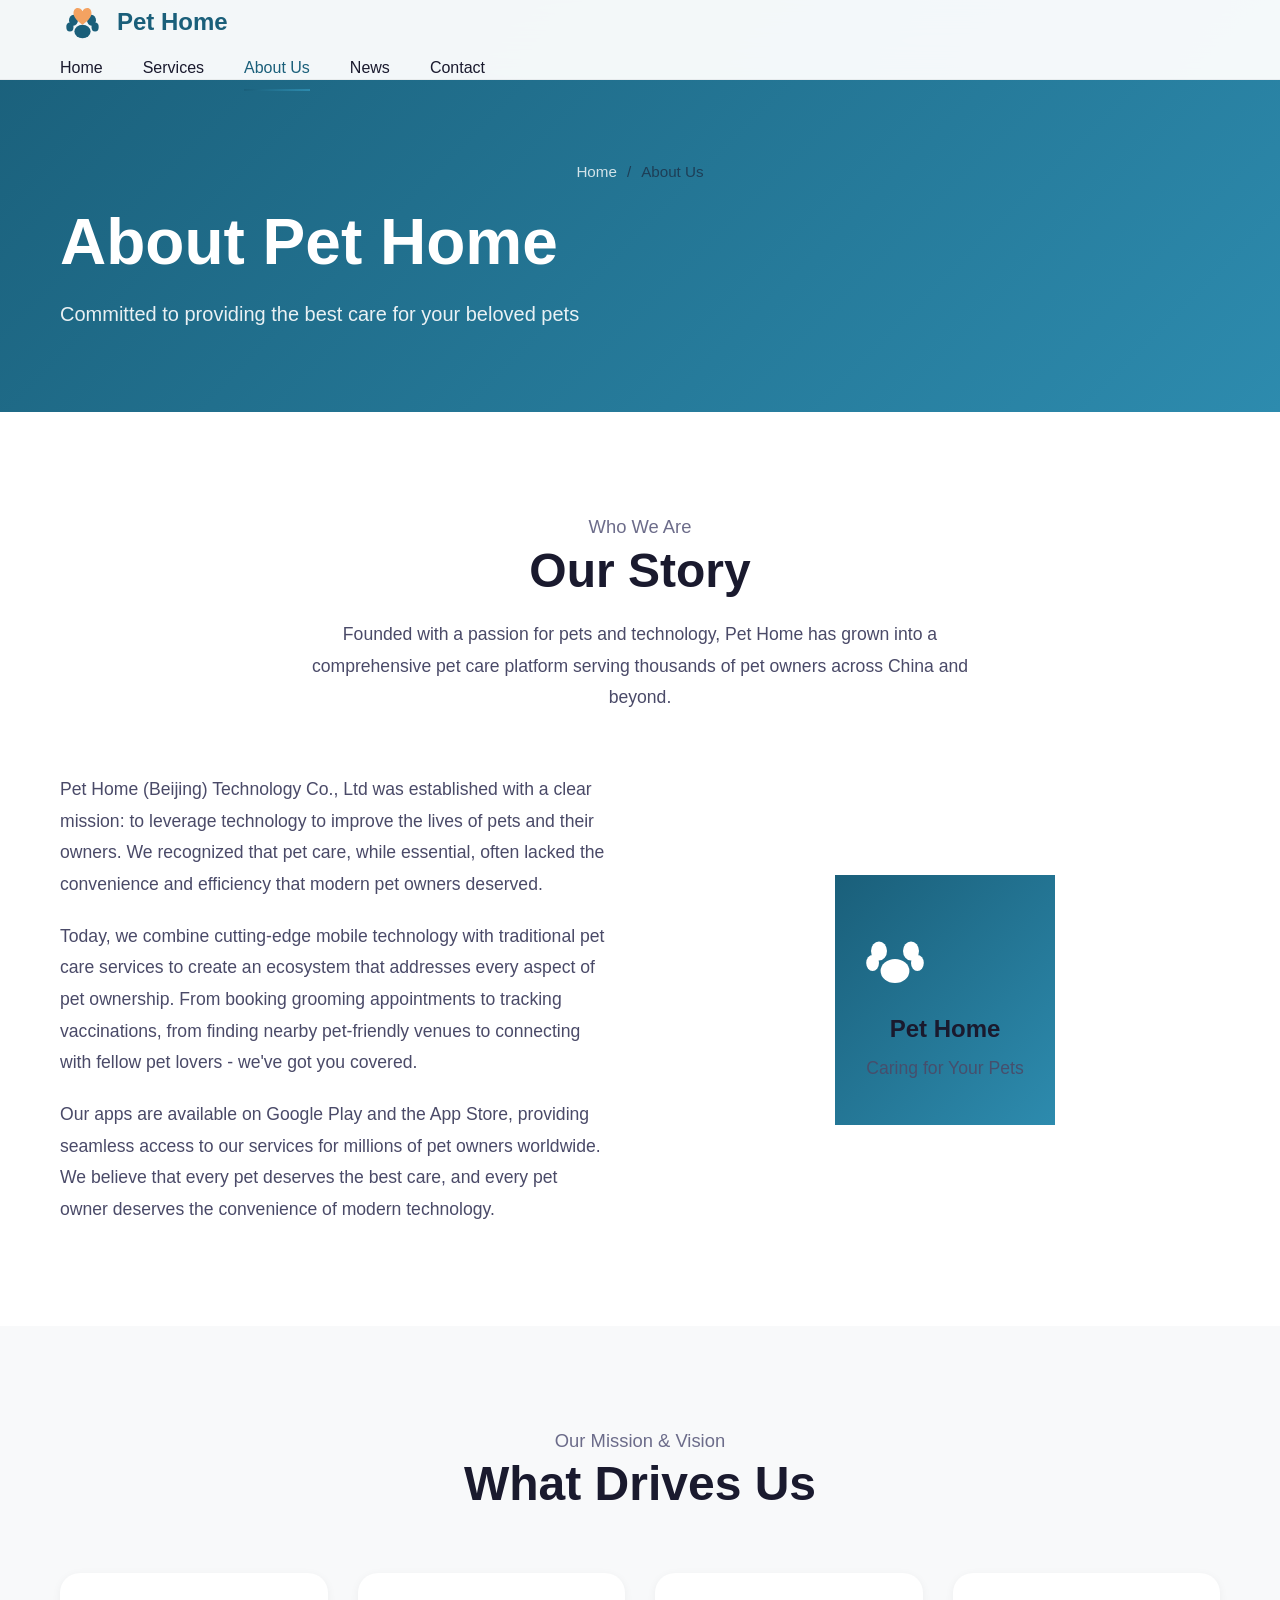
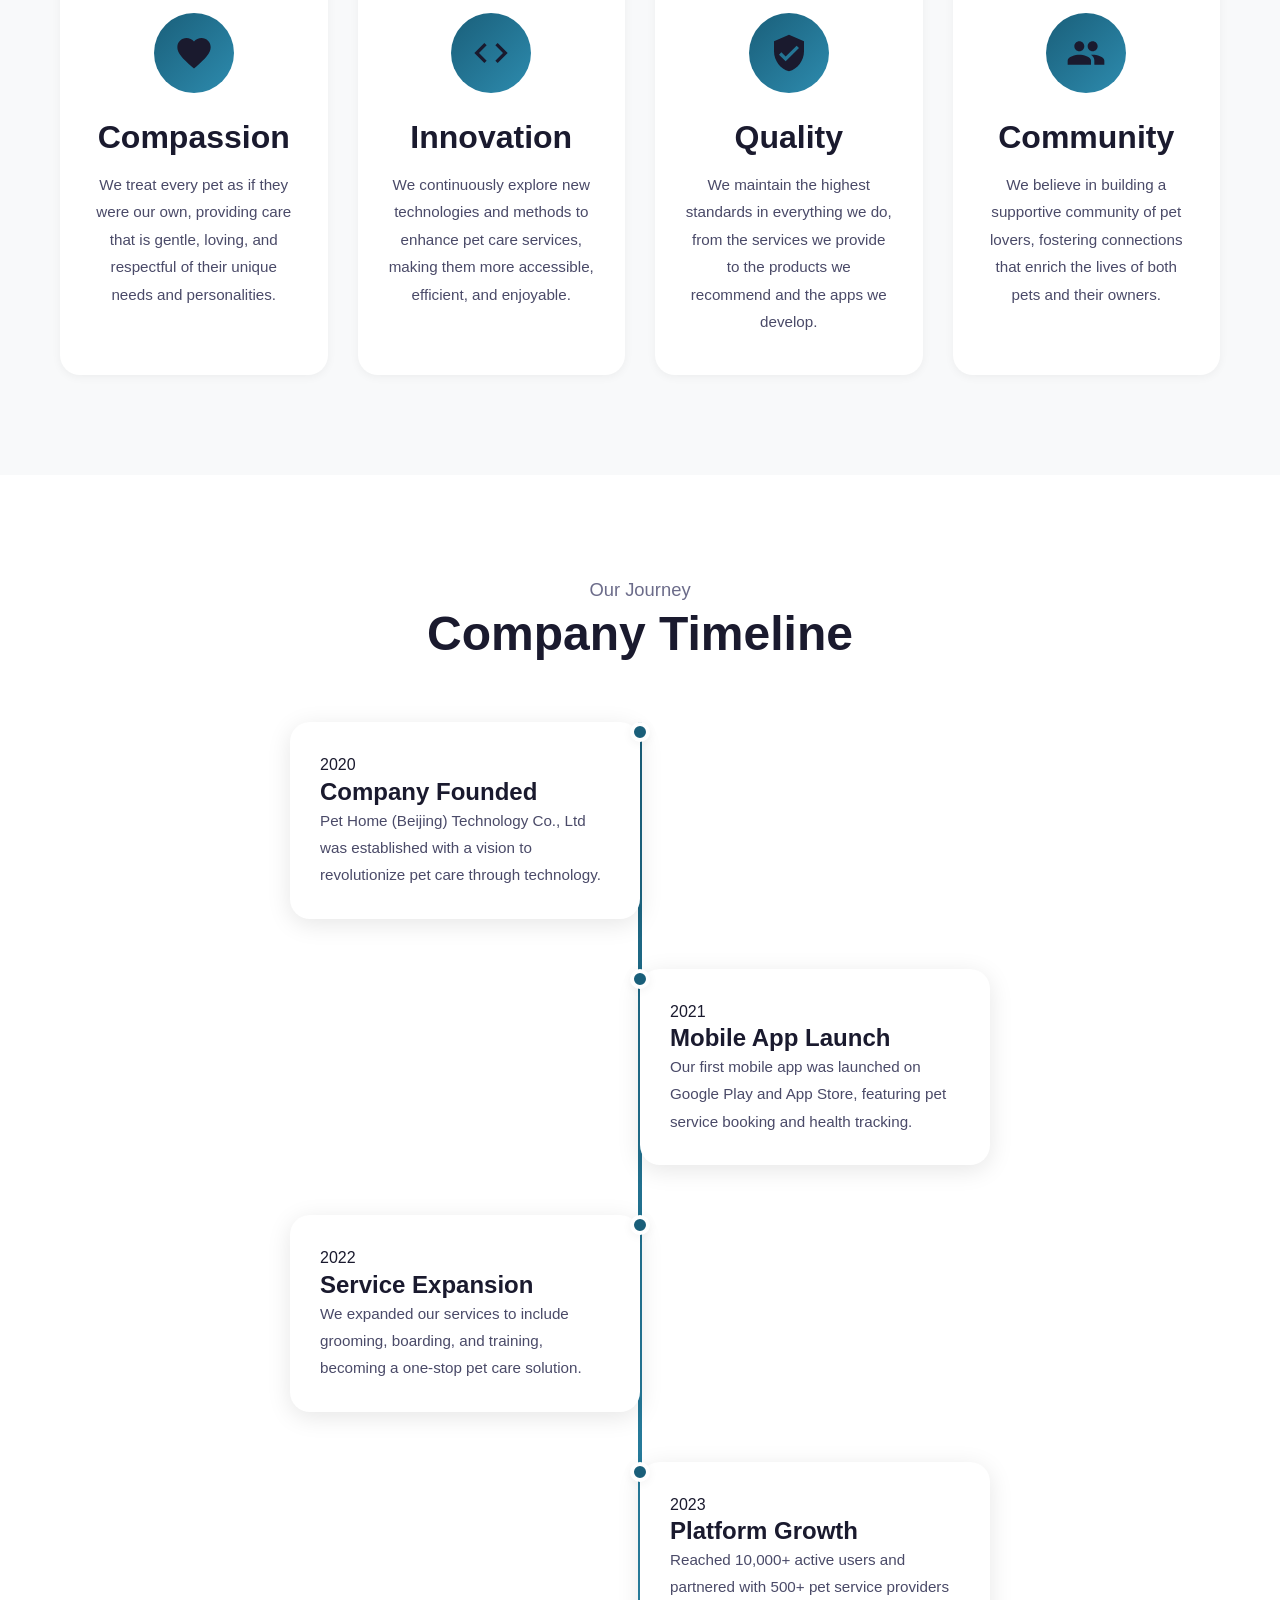
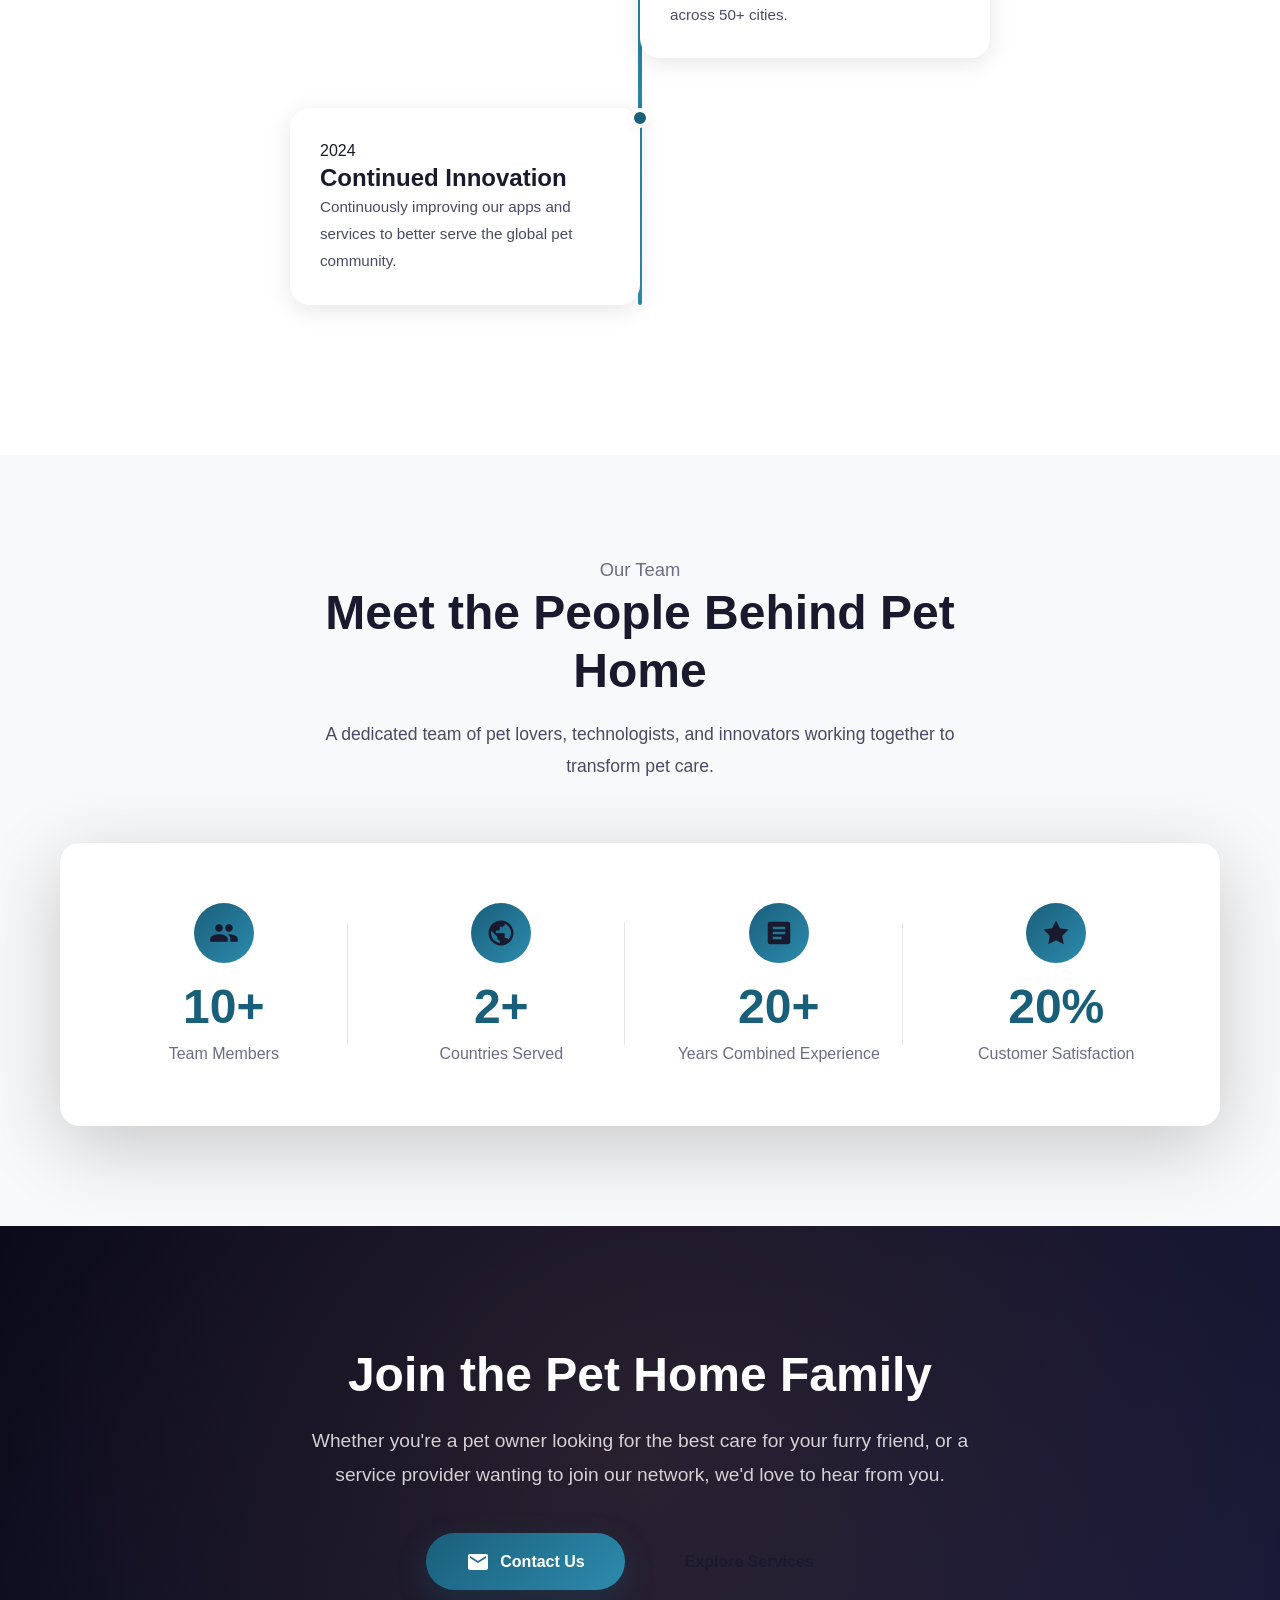
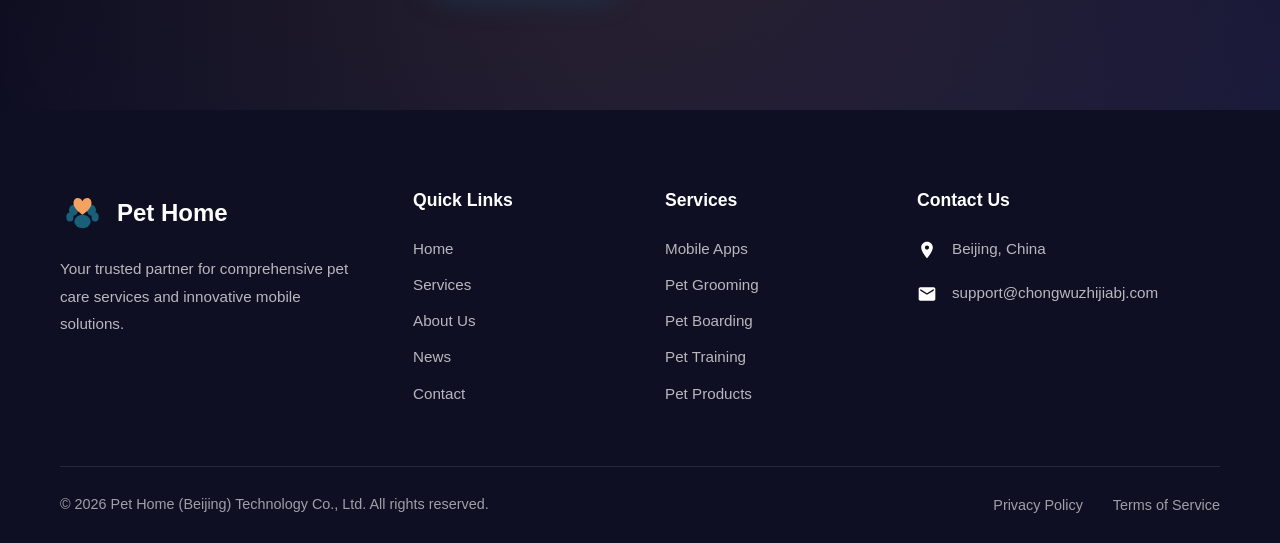
<file: culture.html>
<!DOCTYPE html>
<html lang="en">
<head>
    <meta charset="UTF-8">
    <meta name="viewport" content="width=device-width, initial-scale=1.0">
    <meta name="description" content="About Pet Home - Learn about our mission, vision, and commitment to providing comprehensive pet care services and innovative mobile solutions.">
    <meta name="keywords" content="about pet home, pet care company, pet services China, pet app developer, pet home mission">
    <meta name="author" content="Pet Home (Beijing) Technology Co., Ltd">
    <meta name="robots" content="index, follow">
    
    <meta property="og:title" content="About Pet Home - Our Mission & Vision">
    <meta property="og:description" content="Learn about Pet Home's commitment to providing comprehensive pet care services and innovative mobile solutions.">
    <meta property="og:type" content="website">
    <meta property="og:url" content="https://chongwuzhijiabj.com/culture.html">
    <meta property="og:site_name" content="Pet Home">
    
    <link rel="canonical" href="https://chongwuzhijiabj.com/culture.html">
    
    <title>About Us - Pet Home | Company Culture & Mission</title>
    
    <link rel="icon" type="image/svg+xml" href="data:image/svg+xml,%3Csvg xmlns='http://www.w3.org/2000/svg' viewBox='0 0 100 100'%3E%3Ccircle cx='50' cy='50' r='45' fill='%231a5f7a'/%3E%3C/svg%3E">
    
    <link rel="stylesheet" href="css/style.css">
    <link rel="stylesheet" href="css/animations.css">
    <link rel="stylesheet" href="css/responsive.css">
</head>
<body>
    <div class="page-loader"></div>
    
    <header class="header">
        <div class="container">
            <a href="index.html" class="logo">
                <svg class="logo-icon" viewBox="0 0 100 100" xmlns="http://www.w3.org/2000/svg">
                    <ellipse cx="50" cy="70" rx="18" ry="15" fill="#1a5f7a"/>
                    <ellipse cx="30" cy="45" rx="10" ry="12" fill="#1a5f7a"/>
                    <ellipse cx="70" cy="45" rx="10" ry="12" fill="#1a5f7a"/>
                    <ellipse cx="22" cy="60" rx="8" ry="10" fill="#1a5f7a"/>
                    <ellipse cx="78" cy="60" rx="8" ry="10" fill="#1a5f7a"/>
                    <path d="M50 25 C45 15, 30 15, 30 30 C30 42, 50 55, 50 55 C50 55, 70 42, 70 30 C70 15, 55 15, 50 25" fill="#f4a261"/>
                </svg>
                <span class="logo-text">Pet Home</span>
            </a>
            
            <nav class="nav-menu">
                <a href="index.html" class="nav-link">Home</a>
                <a href="services.html" class="nav-link">Services</a>
                <a href="culture.html" class="nav-link active">About Us</a>
                <a href="news.html" class="nav-link">News</a>
                <a href="contact.html" class="nav-link">Contact</a>
            </nav>
            
            <button class="nav-toggle" aria-label="Toggle navigation">
                <span></span>
                <span></span>
                <span></span>
            </button>
        </div>
    </header>
    
    <div class="nav-overlay"></div>
    
    <main>
        <section class="page-header">
            <div class="container">
                <nav class="breadcrumb" aria-label="Breadcrumb">
                    <a href="index.html">Home</a>
                    <span>/</span>
                    <span>About Us</span>
                </nav>
                <h1 class="fade-in-up">About Pet Home</h1>
                <p class="fade-in-up" style="animation-delay: 0.2s;">Committed to providing the best care for your beloved pets</p>
            </div>
        </section>
        
        <section class="section">
            <div class="container">
                <div class="section-header reveal">
                    <span class="section-subtitle">Who We Are</span>
                    <h2 class="section-title">Our Story</h2>
                    <p class="section-description">Founded with a passion for pets and technology, Pet Home has grown into a comprehensive pet care platform serving thousands of pet owners across China and beyond.</p>
                </div>
                
                <div class="feature-grid" style="display: grid; grid-template-columns: 1fr 1fr; gap: 60px; align-items: center;">
                    <div class="reveal-left">
                        <p style="font-size: 1.1rem; line-height: 1.8; color: var(--text-medium);">
                            Pet Home (Beijing) Technology Co., Ltd was established with a clear mission: to leverage technology to improve the lives of pets and their owners. We recognized that pet care, while essential, often lacked the convenience and efficiency that modern pet owners deserved.
                        </p>
                        <p style="font-size: 1.1rem; line-height: 1.8; color: var(--text-medium); margin-top: 20px;">
                            Today, we combine cutting-edge mobile technology with traditional pet care services to create an ecosystem that addresses every aspect of pet ownership. From booking grooming appointments to tracking vaccinations, from finding nearby pet-friendly venues to connecting with fellow pet lovers - we've got you covered.
                        </p>
                        <p style="font-size: 1.1rem; line-height: 1.8; color: var(--text-medium); margin-top: 20px;">
                            Our apps are available on Google Play and the App Store, providing seamless access to our services for millions of pet owners worldwide. We believe that every pet deserves the best care, and every pet owner deserves the convenience of modern technology.
                        </p>
                    </div>
                    <div class="reveal-right">
                        <div class="phone-mockup" style="margin: 0 auto;">
                            <div class="phone-frame">
                                <div class="phone-screen">
                                    <div class="app-screen-content" style="background: linear-gradient(135deg, #1a5f7a 0%, #2d8bae 100%);">
                                        <div style="text-align: center; padding: 40px 20px; color: white;">
                                            <svg viewBox="0 0 100 100" width="80" height="80">
                                                <ellipse cx="50" cy="70" rx="18" ry="15" fill="white"/>
                                                <ellipse cx="30" cy="45" rx="10" ry="12" fill="white"/>
                                                <ellipse cx="70" cy="45" rx="10" ry="12" fill="white"/>
                                                <ellipse cx="22" cy="60" rx="8" ry="10" fill="white"/>
                                                <ellipse cx="78" cy="60" rx="8" ry="10" fill="white"/>
                                            </svg>
                                            <h3 style="margin: 20px 0 10px; font-size: 1.5rem;">Pet Home</h3>
                                            <p style="opacity: 0.9;">Caring for Your Pets</p>
                                        </div>
                                    </div>
                                </div>
                            </div>
                        </div>
                    </div>
                </div>
            </div>
        </section>
        
        <section class="section bg-light">
            <div class="container">
                <div class="section-header reveal">
                    <span class="section-subtitle">Our Mission & Vision</span>
                    <h2 class="section-title">What Drives Us</h2>
                </div>
                
                <div class="values-grid">
                    <article class="value-card reveal" style="animation-delay: 0.1s;">
                        <div class="value-icon">
                            <svg viewBox="0 0 24 24" width="48" height="48"><path fill="currentColor" d="M12 21.35l-1.45-1.32C5.4 15.36 2 12.28 2 8.5 2 5.42 4.42 3 7.5 3c1.74 0 3.41.81 4.5 2.09C13.09 3.81 14.76 3 16.5 3 19.58 3 22 5.42 22 8.5c0 3.78-3.4 6.86-8.55 11.54L12 21.35z"/></svg>
                        </div>
                        <h3>Compassion</h3>
                        <p>We treat every pet as if they were our own, providing care that is gentle, loving, and respectful of their unique needs and personalities.</p>
                    </article>
                    
                    <article class="value-card reveal" style="animation-delay: 0.2s;">
                        <div class="value-icon">
                            <svg viewBox="0 0 24 24" width="48" height="48"><path fill="currentColor" d="M9.4 16.6L4.8 12l4.6-4.6L8 6l-6 6 6 6 1.4-1.4zm5.2 0l4.6-4.6-4.6-4.6L16 6l6 6-6 6-1.4-1.4z"/></svg>
                        </div>
                        <h3>Innovation</h3>
                        <p>We continuously explore new technologies and methods to enhance pet care services, making them more accessible, efficient, and enjoyable.</p>
                    </article>
                    
                    <article class="value-card reveal" style="animation-delay: 0.3s;">
                        <div class="value-icon">
                            <svg viewBox="0 0 24 24" width="48" height="48"><path fill="currentColor" d="M12 1L3 5v6c0 5.55 3.84 10.74 9 12 5.16-1.26 9-6.45 9-12V5l-9-4zm-2 16l-4-4 1.41-1.41L10 14.17l6.59-6.59L18 9l-8 8z"/></svg>
                        </div>
                        <h3>Quality</h3>
                        <p>We maintain the highest standards in everything we do, from the services we provide to the products we recommend and the apps we develop.</p>
                    </article>
                    
                    <article class="value-card reveal" style="animation-delay: 0.4s;">
                        <div class="value-icon">
                            <svg viewBox="0 0 24 24" width="48" height="48"><path fill="currentColor" d="M16 11c1.66 0 2.99-1.34 2.99-3S17.66 5 16 5c-1.66 0-3 1.34-3 3s1.34 3 3 3zm-8 0c1.66 0 2.99-1.34 2.99-3S9.66 5 8 5C6.34 5 5 6.34 5 8s1.34 3 3 3zm0 2c-2.33 0-7 1.17-7 3.5V19h14v-2.5c0-2.33-4.67-3.5-7-3.5zm8 0c-.29 0-.62.02-.97.05 1.16.84 1.97 1.97 1.97 3.45V19h6v-2.5c0-2.33-4.67-3.5-7-3.5z"/></svg>
                        </div>
                        <h3>Community</h3>
                        <p>We believe in building a supportive community of pet lovers, fostering connections that enrich the lives of both pets and their owners.</p>
                    </article>
                </div>
            </div>
        </section>
        
        <section class="section">
            <div class="container">
                <div class="section-header reveal">
                    <span class="section-subtitle">Our Journey</span>
                    <h2 class="section-title">Company Timeline</h2>
                </div>
                
                <div class="timeline reveal">
                    <div class="timeline-item">
                        <div class="timeline-content">
                            <span class="timeline-date">2020</span>
                            <h4>Company Founded</h4>
                            <p>Pet Home (Beijing) Technology Co., Ltd was established with a vision to revolutionize pet care through technology.</p>
                        </div>
                    </div>
                    <div class="timeline-item">
                        <div class="timeline-content">
                            <span class="timeline-date">2021</span>
                            <h4>Mobile App Launch</h4>
                            <p>Our first mobile app was launched on Google Play and App Store, featuring pet service booking and health tracking.</p>
                        </div>
                    </div>
                    <div class="timeline-item">
                        <div class="timeline-content">
                            <span class="timeline-date">2022</span>
                            <h4>Service Expansion</h4>
                            <p>We expanded our services to include grooming, boarding, and training, becoming a one-stop pet care solution.</p>
                        </div>
                    </div>
                    <div class="timeline-item">
                        <div class="timeline-content">
                            <span class="timeline-date">2023</span>
                            <h4>Platform Growth</h4>
                            <p>Reached 10,000+ active users and partnered with 500+ pet service providers across 50+ cities.</p>
                        </div>
                    </div>
                    <div class="timeline-item">
                        <div class="timeline-content">
                            <span class="timeline-date">2024</span>
                            <h4>Continued Innovation</h4>
                            <p>Continuously improving our apps and services to better serve the global pet community.</p>
                        </div>
                    </div>
                </div>
            </div>
        </section>
        
        <section class="section bg-light">
            <div class="container">
                <div class="section-header reveal">
                    <span class="section-subtitle">Our Team</span>
                    <h2 class="section-title">Meet the People Behind Pet Home</h2>
                    <p class="section-description">A dedicated team of pet lovers, technologists, and innovators working together to transform pet care.</p>
                </div>
                
                <div class="stats-grid reveal-scale">
                    <div class="stat-item">
                        <div class="stat-icon">
                            <svg viewBox="0 0 24 24" width="32" height="32"><path fill="currentColor" d="M16 11c1.66 0 2.99-1.34 2.99-3S17.66 5 16 5c-1.66 0-3 1.34-3 3s1.34 3 3 3zm-8 0c1.66 0 2.99-1.34 2.99-3S9.66 5 8 5C6.34 5 5 6.34 5 8s1.34 3 3 3zm0 2c-2.33 0-7 1.17-7 3.5V19h14v-2.5c0-2.33-4.67-3.5-7-3.5zm8 0c-.29 0-.62.02-.97.05 1.16.84 1.97 1.97 1.97 3.45V19h6v-2.5c0-2.33-4.67-3.5-7-3.5z"/></svg>
                        </div>
                        <div class="stat-number" data-target="50" data-suffix="+">0</div>
                        <div class="stat-label">Team Members</div>
                    </div>
                    <div class="stat-item">
                        <div class="stat-icon">
                            <svg viewBox="0 0 24 24" width="32" height="32"><path fill="currentColor" d="M12 2C6.48 2 2 6.48 2 12s4.48 10 10 10 10-4.48 10-10S17.52 2 12 2zm-1 17.93c-3.95-.49-7-3.85-7-7.93 0-.62.08-1.21.21-1.79L9 15v1c0 1.1.9 2 2 2v1.93zm6.9-2.54c-.26-.81-1-1.39-1.9-1.39h-1v-3c0-.55-.45-1-1-1H8v-2h2c.55 0 1-.45 1-1V7h2c1.1 0 2-.9 2-2v-.41c2.93 1.19 5 4.06 5 7.41 0 2.08-.8 3.97-2.1 5.39z"/></svg>
                        </div>
                        <div class="stat-number" data-target="10" data-suffix="+">0</div>
                        <div class="stat-label">Countries Served</div>
                    </div>
                    <div class="stat-item">
                        <div class="stat-icon">
                            <svg viewBox="0 0 24 24" width="32" height="32"><path fill="currentColor" d="M19 3H5c-1.1 0-2 .9-2 2v14c0 1.1.9 2 2 2h14c1.1 0 2-.9 2-2V5c0-1.1-.9-2-2-2zm-5 14H7v-2h7v2zm3-4H7v-2h10v2zm0-4H7V7h10v2z"/></svg>
                        </div>
                        <div class="stat-number" data-target="100" data-suffix="+">0</div>
                        <div class="stat-label">Years Combined Experience</div>
                    </div>
                    <div class="stat-item">
                        <div class="stat-icon">
                            <svg viewBox="0 0 24 24" width="32" height="32"><path fill="currentColor" d="M12 2l3.09 6.26L22 9.27l-5 4.87 1.18 6.88L12 17.77l-6.18 3.25L7 14.14 2 9.27l6.91-1.01L12 2z"/></svg>
                        </div>
                        <div class="stat-number" data-target="98" data-suffix="%">0</div>
                        <div class="stat-label">Customer Satisfaction</div>
                    </div>
                </div>
            </div>
        </section>
        
        <section class="section cta-section">
            <div class="container">
                <div class="cta-content reveal-scale">
                    <h2>Join the Pet Home Family</h2>
                    <p>Whether you're a pet owner looking for the best care for your furry friend, or a service provider wanting to join our network, we'd love to hear from you.</p>
                    <div class="cta-buttons">
                        <a href="contact.html" class="btn btn-primary btn-lg">
                            <svg viewBox="0 0 24 24" width="24" height="24"><path fill="currentColor" d="M20 4H4c-1.1 0-1.99.9-1.99 2L2 18c0 1.1.9 2 2 2h16c1.1 0 2-.9 2-2V6c0-1.1-.9-2-2-2zm0 4l-8 5-8-5V6l8 5 8-5v2z"/></svg>
                            Contact Us
                        </a>
                        <a href="services.html" class="btn btn-outline btn-lg">
                            Explore Services
                        </a>
                    </div>
                </div>
            </div>
        </section>
    </main>
    
    <footer class="footer">
        <div class="container">
            <div class="footer-main">
                <div class="footer-brand">
                    <a href="index.html" class="logo">
                        <svg class="logo-icon" viewBox="0 0 100 100" xmlns="http://www.w3.org/2000/svg">
                            <ellipse cx="50" cy="70" rx="18" ry="15" fill="#1a5f7a"/>
                            <ellipse cx="30" cy="45" rx="10" ry="12" fill="#1a5f7a"/>
                            <ellipse cx="70" cy="45" rx="10" ry="12" fill="#1a5f7a"/>
                            <ellipse cx="22" cy="60" rx="8" ry="10" fill="#1a5f7a"/>
                            <ellipse cx="78" cy="60" rx="8" ry="10" fill="#1a5f7a"/>
                            <path d="M50 25 C45 15, 30 15, 30 30 C30 42, 50 55, 50 55 C50 55, 70 42, 70 30 C70 15, 55 15, 50 25" fill="#f4a261"/>
                        </svg>
                        <span class="logo-text">Pet Home</span>
                    </a>
                    <p>Your trusted partner for comprehensive pet care services and innovative mobile solutions.</p>
                </div>
                
                <div class="footer-column">
                    <h4>Quick Links</h4>
                    <nav class="footer-links">
                        <a href="index.html">Home</a>
                        <a href="services.html">Services</a>
                        <a href="culture.html">About Us</a>
                        <a href="news.html">News</a>
                        <a href="contact.html">Contact</a>
                    </nav>
                </div>
                
                <div class="footer-column">
                    <h4>Services</h4>
                    <nav class="footer-links">
                        <a href="services.html">Mobile Apps</a>
                        <a href="services.html">Pet Grooming</a>
                        <a href="services.html">Pet Boarding</a>
                        <a href="services.html">Pet Training</a>
                        <a href="services.html">Pet Products</a>
                    </nav>
                </div>
                
                <div class="footer-column">
                    <h4>Contact Us</h4>
                    <div class="footer-contact">
                        <div class="footer-contact-item">
                            <svg viewBox="0 0 24 24" width="18" height="18"><path fill="currentColor" d="M12 2C8.13 2 5 5.13 5 9c0 5.25 7 13 7 13s7-7.75 7-13c0-3.87-3.13-7-7-7zm0 9.5c-1.38 0-2.5-1.12-2.5-2.5s1.12-2.5 2.5-2.5 2.5 1.12 2.5 2.5-1.12 2.5-2.5 2.5z"/></svg>
                            <span>Beijing, China</span>
                        </div>
                        <div class="footer-contact-item">
                            <svg viewBox="0 0 24 24" width="18" height="18"><path fill="currentColor" d="M20 4H4c-1.1 0-1.99.9-1.99 2L2 18c0 1.1.9 2 2 2h16c1.1 0 2-.9 2-2V6c0-1.1-.9-2-2-2zm0 4l-8 5-8-5V6l8 5 8-5v2z"/></svg>
                            <span>support@chongwuzhijiabj.com</span>
                        </div>
                    </div>
                </div>
            </div>
            
            <div class="footer-bottom">
                <p>&copy; <span class="copyright-year">2024</span> Pet Home (Beijing) Technology Co., Ltd. All rights reserved.</p>
                <div class="footer-legal">
                    <a href="privacy-policy.html">Privacy Policy</a>
                    <a href="terms-of-service.html">Terms of Service</a>
                </div>
            </div>
        </div>
    </footer>
    
    <a href="#" class="back-to-top" aria-label="Back to top">
        <svg viewBox="0 0 24 24" width="24" height="24"><path fill="currentColor" d="M7.41 15.41L12 10.83l4.59 4.58L18 14l-6-6-6 6z"/></svg>
    </a>
    
    <script src="js/main.js"></script>
</body>
</html>
</file>
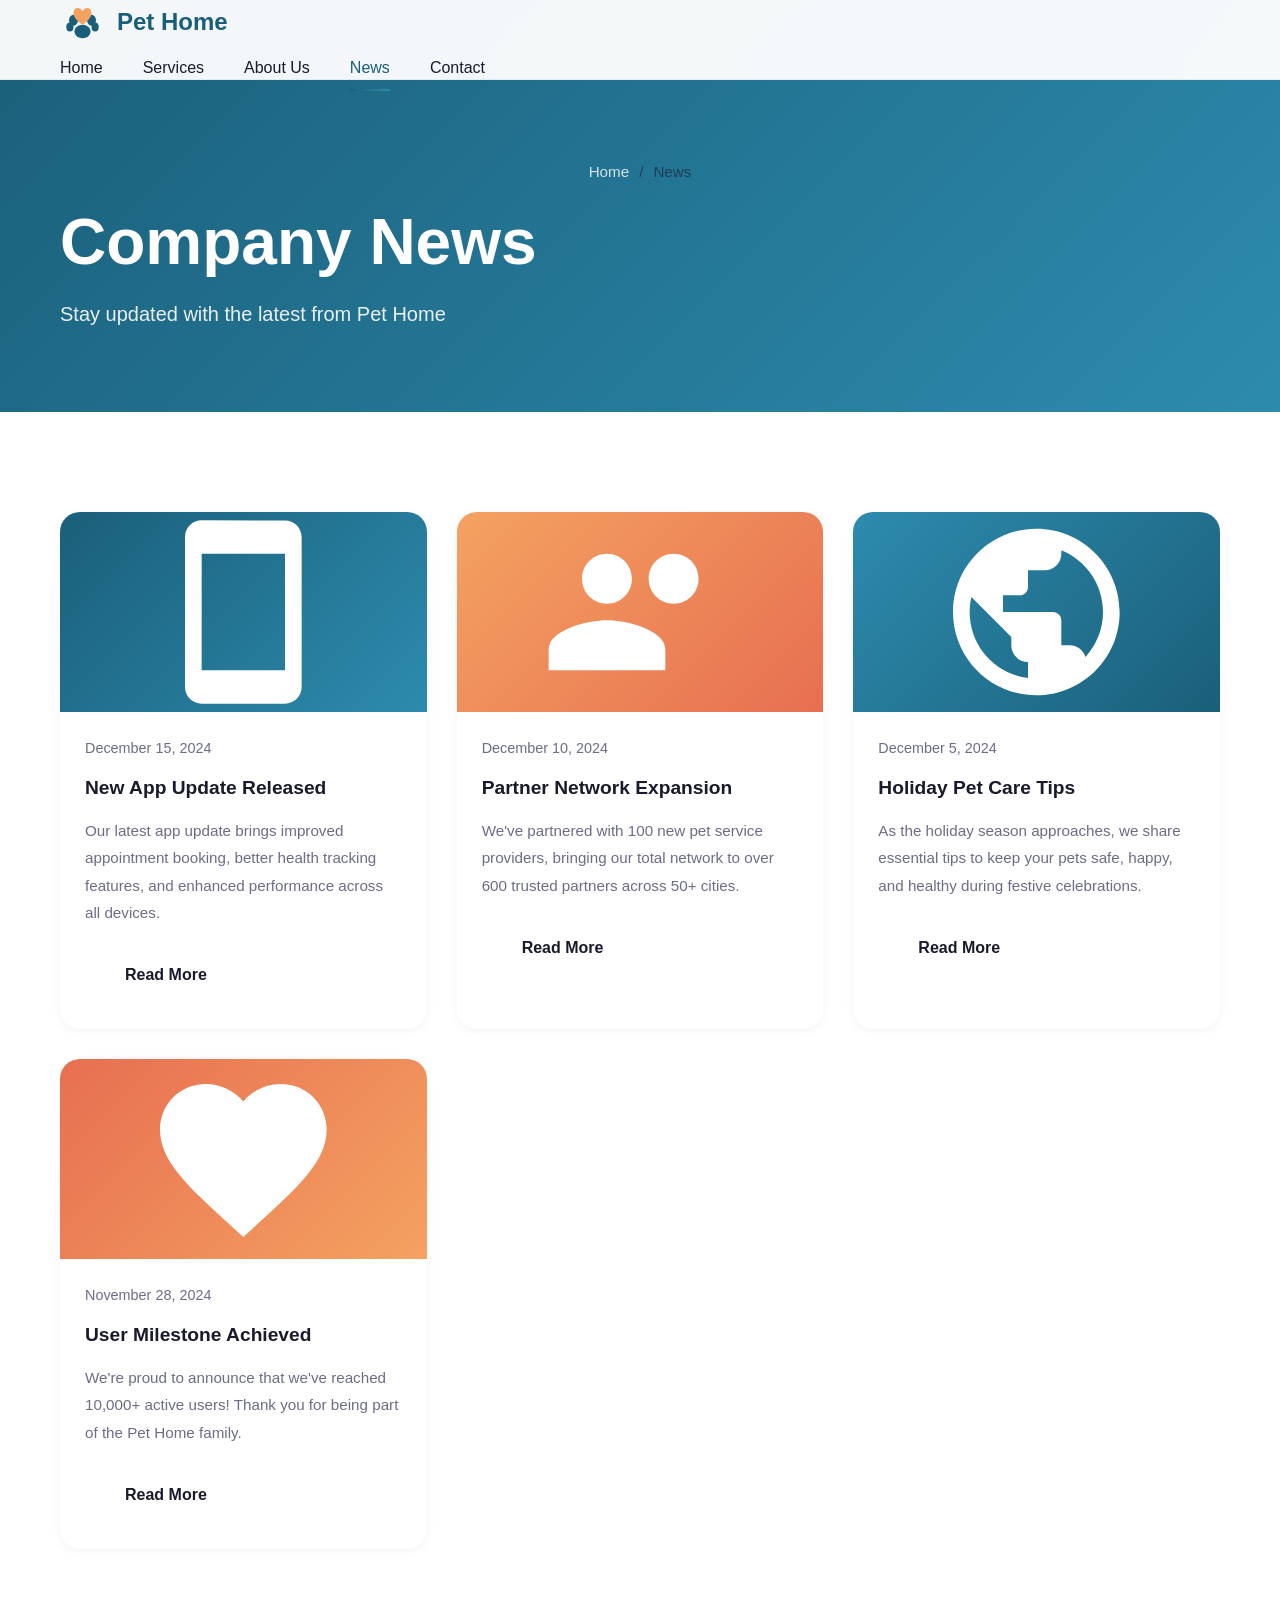
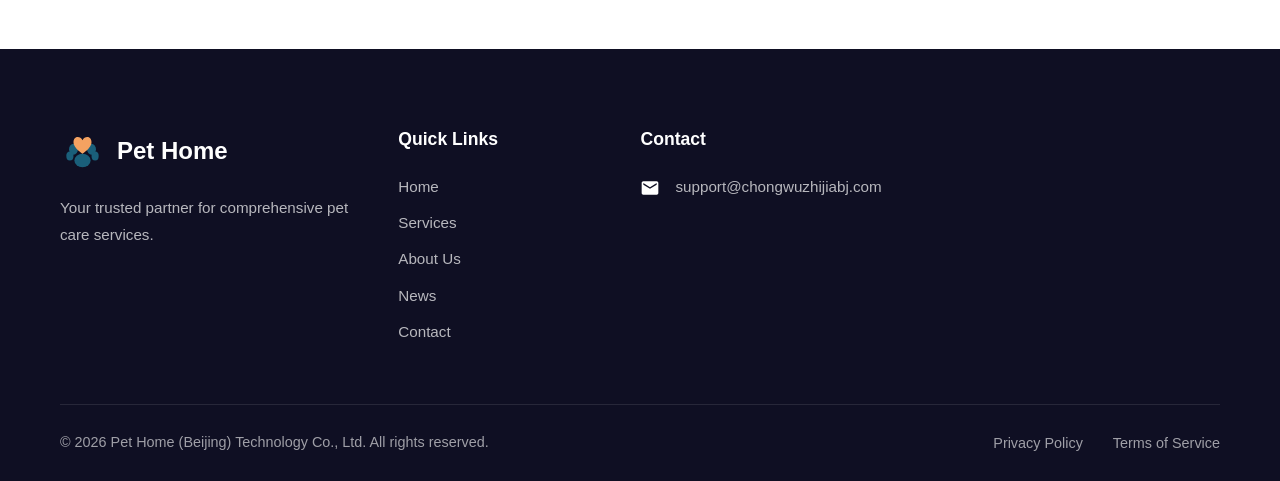
<file: news.html>
<!DOCTYPE html>
<html lang="en">
<head>
    <meta charset="UTF-8">
    <meta name="viewport" content="width=device-width, initial-scale=1.0">
    <meta name="description" content="Pet Home News - Latest updates, industry insights, and company announcements about pet care services and mobile app developments.">
    <meta name="robots" content="index, follow">
    <meta property="og:title" content="Pet Home News - Company Updates & Industry Insights">
    <link rel="canonical" href="https://chongwuzhijiabj.com/news.html">
    <title>News - Pet Home | Company Updates & Industry Insights</title>
    <link rel="icon" type="image/svg+xml" href="data:image/svg+xml,%3Csvg xmlns='http://www.w3.org/2000/svg' viewBox='0 0 100 100'%3E%3Ccircle cx='50' cy='50' r='45' fill='%231a5f7a'/%3E%3C/svg%3E">
    <link rel="stylesheet" href="css/style.css">
    <link rel="stylesheet" href="css/animations.css">
    <link rel="stylesheet" href="css/responsive.css">
</head>
<body>
    <div class="page-loader"></div>
    <header class="header">
        <div class="container">
            <a href="index.html" class="logo">
                <svg class="logo-icon" viewBox="0 0 100 100"><ellipse cx="50" cy="70" rx="18" ry="15" fill="#1a5f7a"/><ellipse cx="30" cy="45" rx="10" ry="12" fill="#1a5f7a"/><ellipse cx="70" cy="45" rx="10" ry="12" fill="#1a5f7a"/><ellipse cx="22" cy="60" rx="8" ry="10" fill="#1a5f7a"/><ellipse cx="78" cy="60" rx="8" ry="10" fill="#1a5f7a"/><path d="M50 25 C45 15, 30 15, 30 30 C30 42, 50 55, 50 55 C50 55, 70 42, 70 30 C70 15, 55 15, 50 25" fill="#f4a261"/></svg>
                <span class="logo-text">Pet Home</span>
            </a>
            <nav class="nav-menu">
                <a href="index.html" class="nav-link">Home</a>
                <a href="services.html" class="nav-link">Services</a>
                <a href="culture.html" class="nav-link">About Us</a>
                <a href="news.html" class="nav-link active">News</a>
                <a href="contact.html" class="nav-link">Contact</a>
            </nav>
            <button class="nav-toggle" aria-label="Toggle navigation"><span></span><span></span><span></span></button>
        </div>
    </header>
    <div class="nav-overlay"></div>
    <main>
        <section class="page-header">
            <div class="container">
                <nav class="breadcrumb"><a href="index.html">Home</a><span>/</span><span>News</span></nav>
                <h1 class="fade-in-up">Company News</h1>
                <p class="fade-in-up" style="animation-delay: 0.2s;">Stay updated with the latest from Pet Home</p>
            </div>
        </section>
        <section class="section">
            <div class="container">
                <div class="news-grid">
                    <article class="news-card reveal">
                        <div class="news-image" style="background: linear-gradient(135deg, #1a5f7a 0%, #2d8bae 100%); display: flex; align-items: center; justify-content: center;">
                            <svg viewBox="0 0 24 24" width="64" height="64" fill="white"><path d="M17 1.01L7 1c-1.1 0-2 .9-2 2v18c0 1.1.9 2 2 2h10c1.1 0 2-.9 2-2V3c0-1.1-.9-1.99-2-1.99zM17 19H7V5h10v14z"/></svg>
                        </div>
                        <div class="news-content">
                            <span class="news-date">December 15, 2024</span>
                            <h3>New App Update Released</h3>
                            <p>Our latest app update brings improved appointment booking, better health tracking features, and enhanced performance across all devices.</p>
                            <a href="#" class="btn btn-outline">Read More</a>
                        </div>
                    </article>
                    <article class="news-card reveal" style="animation-delay: 0.1s;">
                        <div class="news-image" style="background: linear-gradient(135deg, #f4a261 0%, #e76f51 100%); display: flex; align-items: center; justify-content: center;">
                            <svg viewBox="0 0 24 24" width="64" height="64" fill="white"><path d="M16 11c1.66 0 2.99-1.34 2.99-3S17.66 5 16 5c-1.66 0-3 1.34-3 3s1.34 3 3 3zm-8 0c1.66 0 2.99-1.34 2.99-3S9.66 5 8 5C6.34 5 5 6.34 5 8s1.34 3 3 3zm0 2c-2.33 0-7 1.17-7 3.5V19h14v-2.5c0-2.33-4.67-3.5-7-3.5z"/></svg>
                        </div>
                        <div class="news-content">
                            <span class="news-date">December 10, 2024</span>
                            <h3>Partner Network Expansion</h3>
                            <p>We've partnered with 100 new pet service providers, bringing our total network to over 600 trusted partners across 50+ cities.</p>
                            <a href="#" class="btn btn-outline">Read More</a>
                        </div>
                    </article>
                    <article class="news-card reveal" style="animation-delay: 0.2s;">
                        <div class="news-image" style="background: linear-gradient(135deg, #2d8bae 0%, #1a5f7a 100%); display: flex; align-items: center; justify-content: center;">
                            <svg viewBox="0 0 24 24" width="64" height="64" fill="white"><path d="M12 2C6.48 2 2 6.48 2 12s4.48 10 10 10 10-4.48 10-10S17.52 2 12 2zm-1 17.93c-3.95-.49-7-3.85-7-7.93 0-.62.08-1.21.21-1.79L9 15v1c0 1.1.9 2 2 2v1.93zm6.9-2.54c-.26-.81-1-1.39-1.9-1.39h-1v-3c0-.55-.45-1-1-1H8v-2h2c.55 0 1-.45 1-1V7h2c1.1 0 2-.9 2-2v-.41c2.93 1.19 5 4.06 5 7.41 0 2.08-.8 3.97-2.1 5.39z"/></svg>
                        </div>
                        <div class="news-content">
                            <span class="news-date">December 5, 2024</span>
                            <h3>Holiday Pet Care Tips</h3>
                            <p>As the holiday season approaches, we share essential tips to keep your pets safe, happy, and healthy during festive celebrations.</p>
                            <a href="#" class="btn btn-outline">Read More</a>
                        </div>
                    </article>
                    <article class="news-card reveal" style="animation-delay: 0.3s;">
                        <div class="news-image" style="background: linear-gradient(135deg, #e76f51 0%, #f4a261 100%); display: flex; align-items: center; justify-content: center;">
                            <svg viewBox="0 0 24 24" width="64" height="64" fill="white"><path d="M12 21.35l-1.45-1.32C5.4 15.36 2 12.28 2 8.5 2 5.42 4.42 3 7.5 3c1.74 0 3.41.81 4.5 2.09C13.09 3.81 14.76 3 16.5 3 19.58 3 22 5.42 22 8.5c0 3.78-3.4 6.86-8.55 11.54L12 21.35z"/></svg>
                        </div>
                        <div class="news-content">
                            <span class="news-date">November 28, 2024</span>
                            <h3>User Milestone Achieved</h3>
                            <p>We're proud to announce that we've reached 10,000+ active users! Thank you for being part of the Pet Home family.</p>
                            <a href="#" class="btn btn-outline">Read More</a>
                        </div>
                    </article>
                </div>
            </div>
        </section>
    </main>
    <footer class="footer">
        <div class="container">
            <div class="footer-main">
                <div class="footer-brand">
                    <a href="index.html" class="logo"><svg class="logo-icon" viewBox="0 0 100 100"><ellipse cx="50" cy="70" rx="18" ry="15" fill="#1a5f7a"/><ellipse cx="30" cy="45" rx="10" ry="12" fill="#1a5f7a"/><ellipse cx="70" cy="45" rx="10" ry="12" fill="#1a5f7a"/><ellipse cx="22" cy="60" rx="8" ry="10" fill="#1a5f7a"/><ellipse cx="78" cy="60" rx="8" ry="10" fill="#1a5f7a"/><path d="M50 25 C45 15, 30 15, 30 30 C30 42, 50 55, 50 55 C50 55, 70 42, 70 30 C70 15, 55 15, 50 25" fill="#f4a261"/></svg><span class="logo-text">Pet Home</span></a>
                    <p>Your trusted partner for comprehensive pet care services.</p>
                </div>
                <div class="footer-column"><h4>Quick Links</h4><nav class="footer-links"><a href="index.html">Home</a><a href="services.html">Services</a><a href="culture.html">About Us</a><a href="news.html">News</a><a href="contact.html">Contact</a></nav></div>
                <div class="footer-column"><h4>Contact</h4><div class="footer-contact"><div class="footer-contact-item"><svg viewBox="0 0 24 24" width="18" height="18"><path fill="currentColor" d="M20 4H4c-1.1 0-1.99.9-1.99 2L2 18c0 1.1.9 2 2 2h16c1.1 0 2-.9 2-2V6c0-1.1-.9-2-2-2zm0 4l-8 5-8-5V6l8 5 8-5v2z"/></svg><span>support@chongwuzhijiabj.com</span></div></div></div>
            </div>
            <div class="footer-bottom"><p>&copy; <span class="copyright-year">2024</span> Pet Home (Beijing) Technology Co., Ltd. All rights reserved.</p><div class="footer-legal"><a href="privacy-policy.html">Privacy Policy</a><a href="terms-of-service.html">Terms of Service</a></div></div>
        </div>
    </footer>
    <a href="#" class="back-to-top" aria-label="Back to top"><svg viewBox="0 0 24 24" width="24" height="24"><path fill="currentColor" d="M7.41 15.41L12 10.83l4.59 4.58L18 14l-6-6-6 6z"/></svg></a>
    <script src="js/main.js"></script>
</body>
</html>
</file>
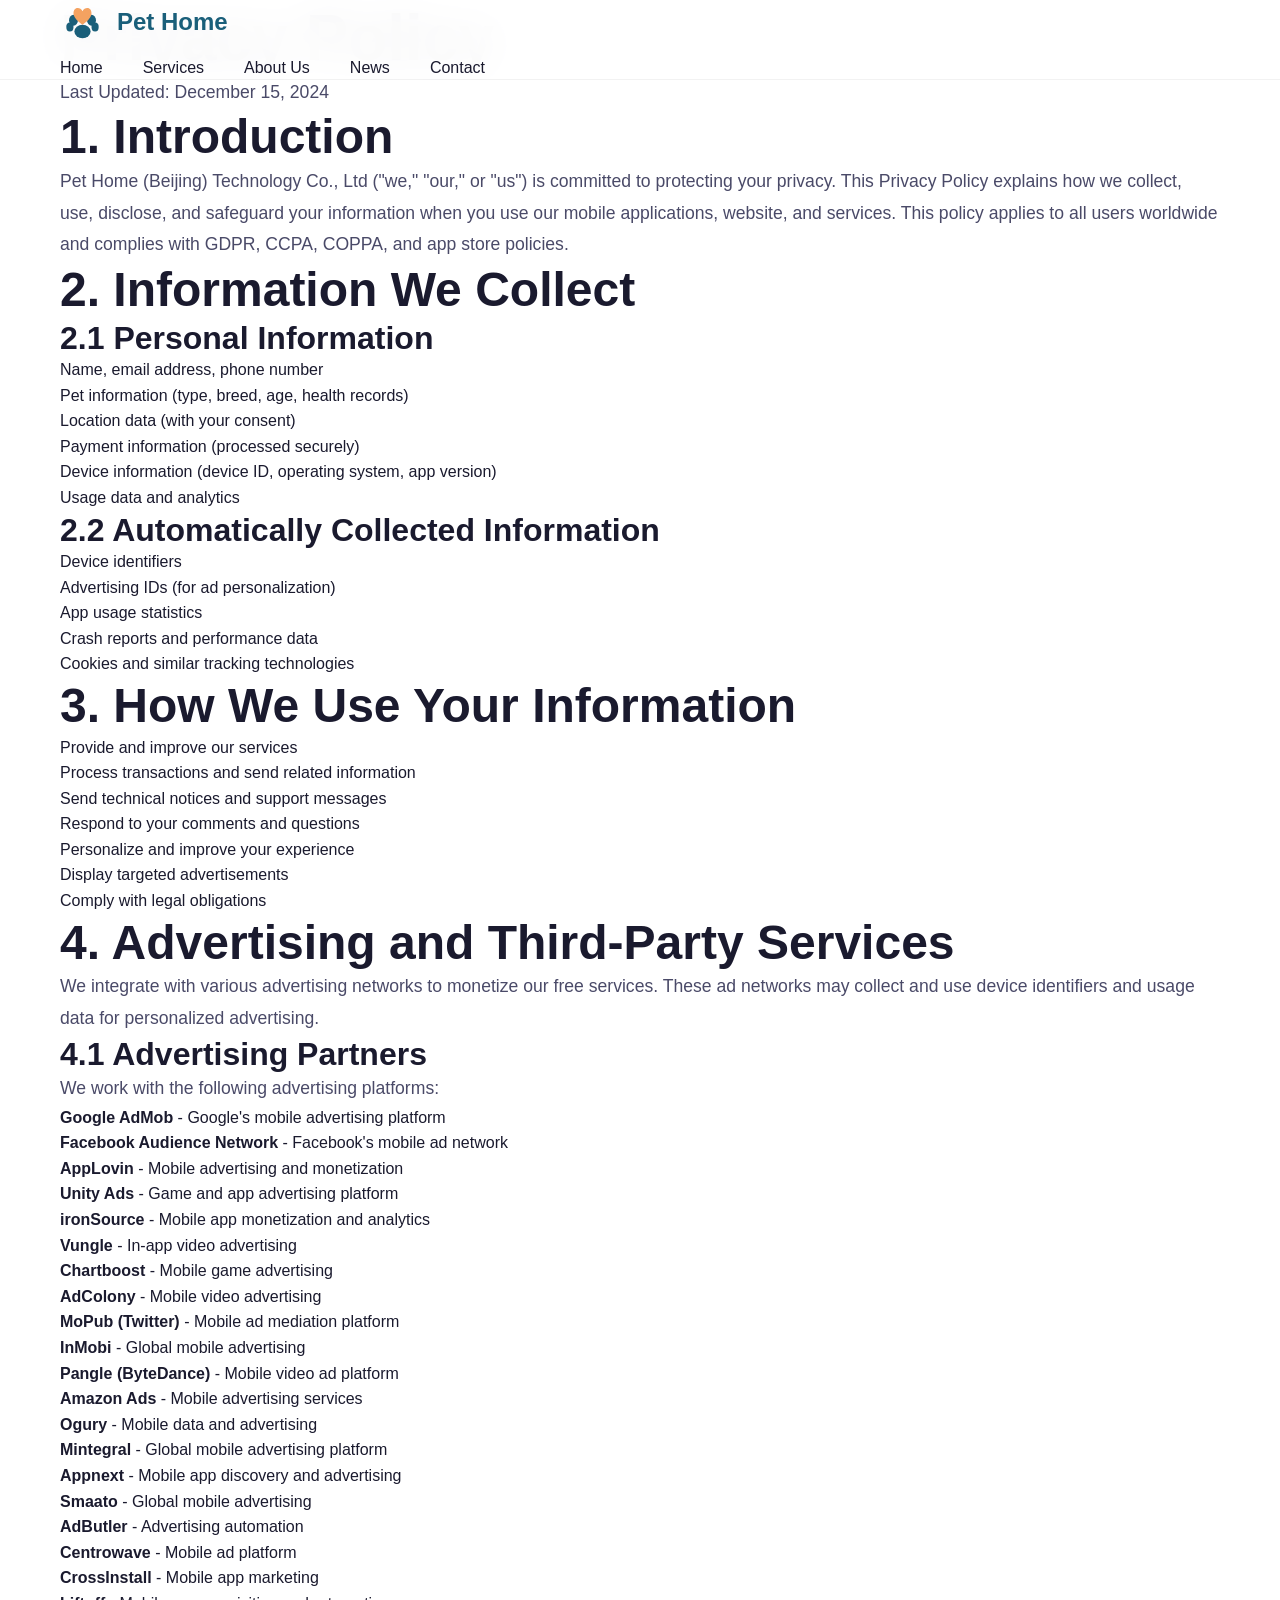
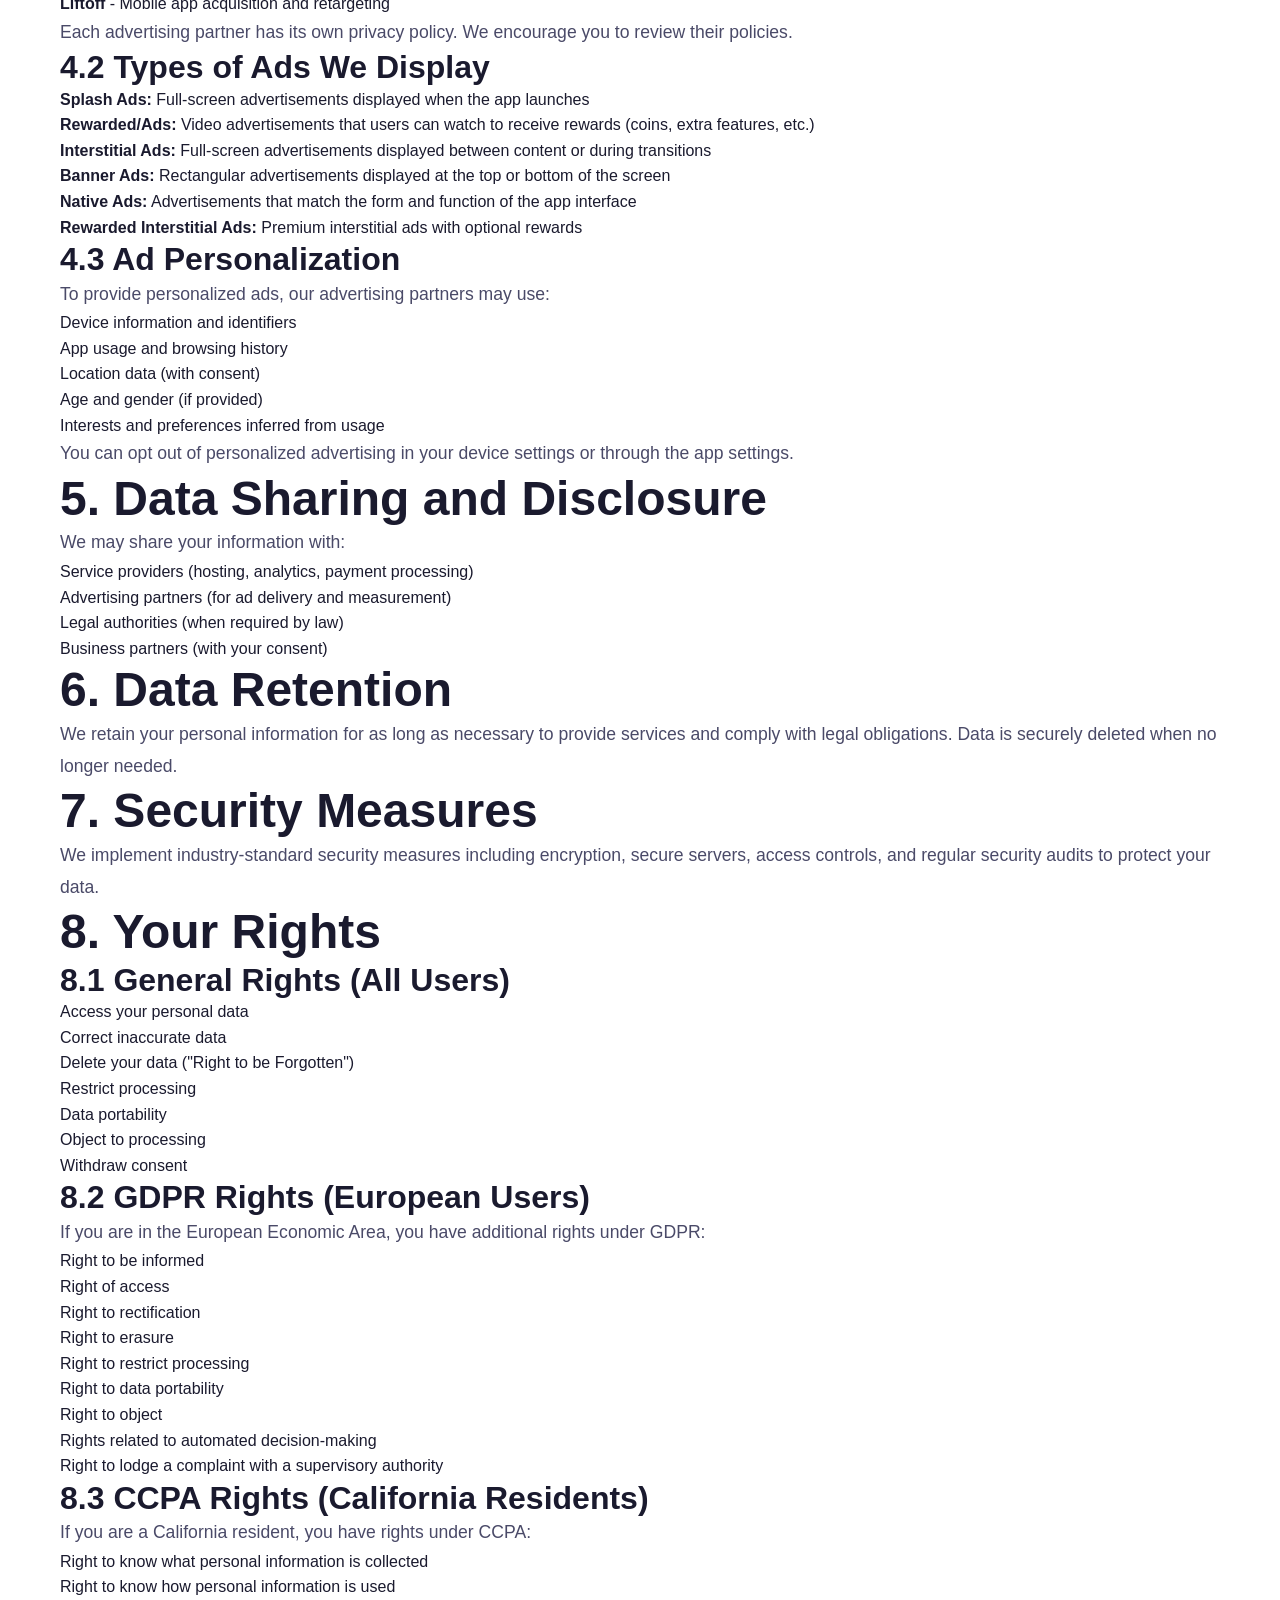
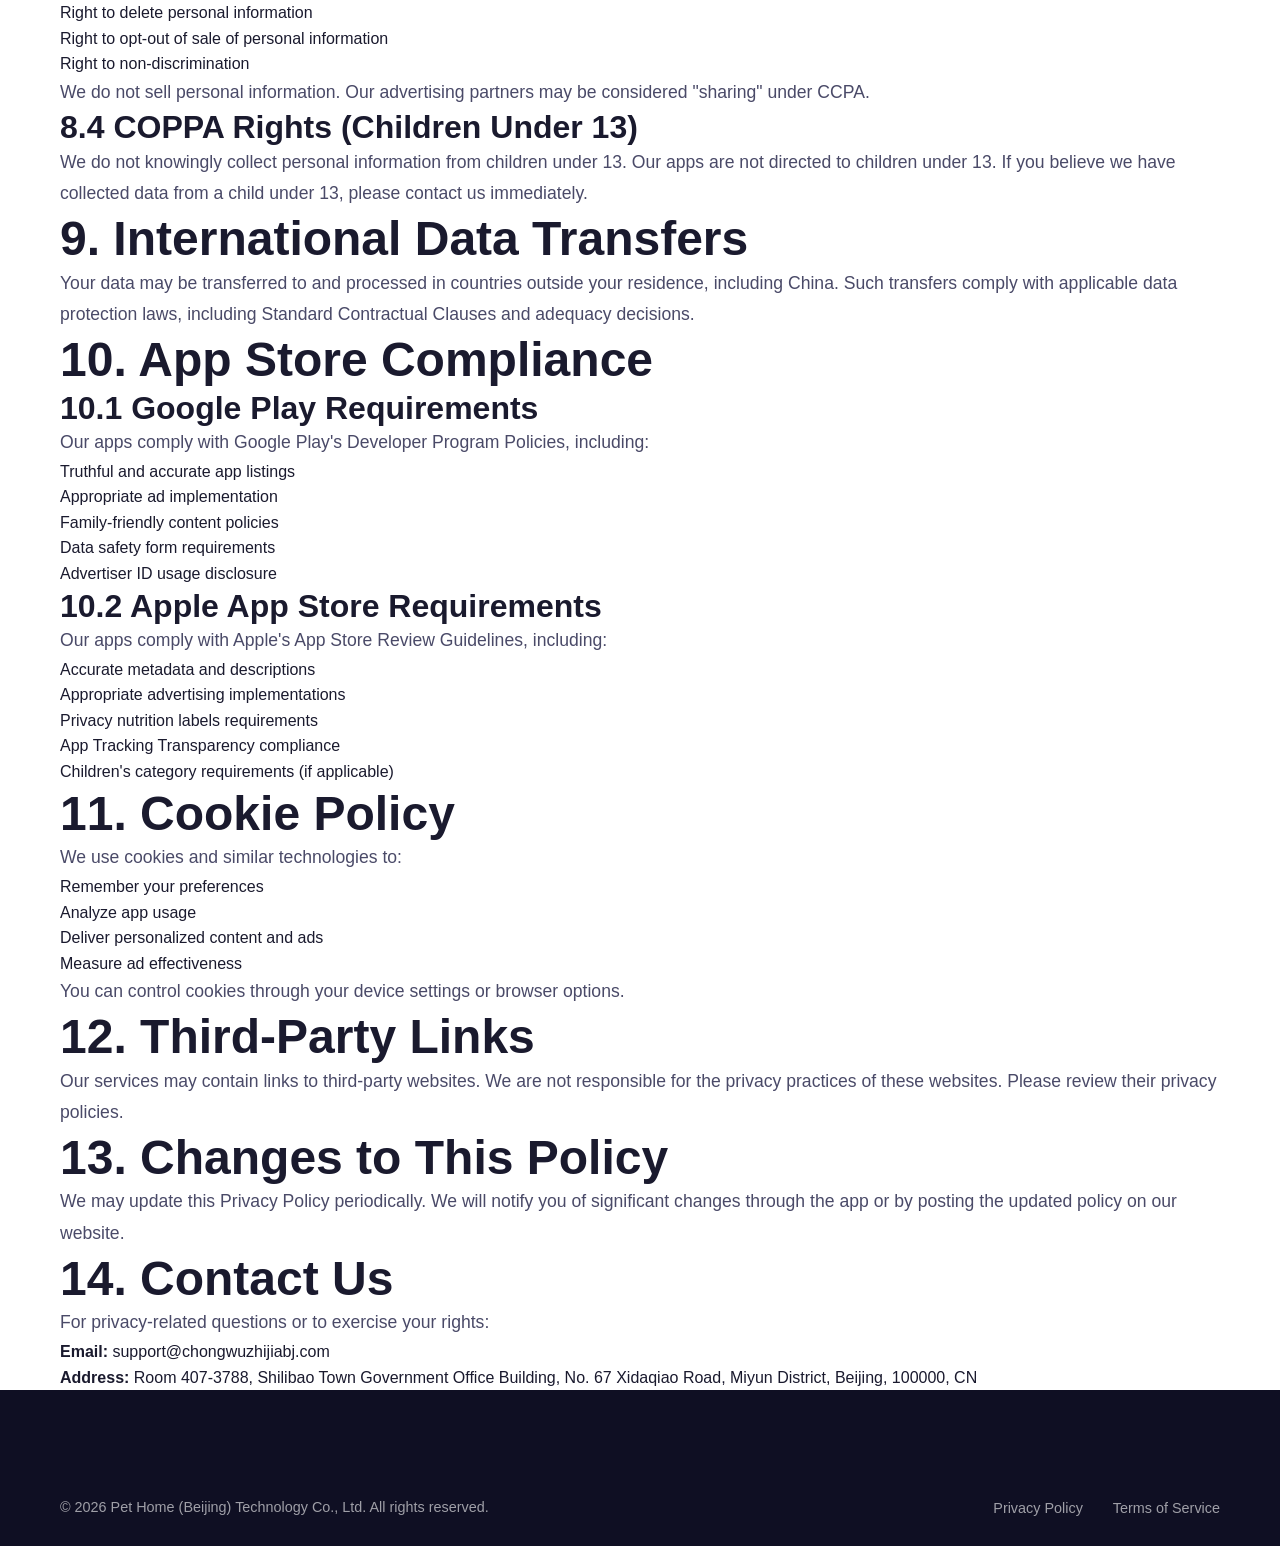
<file: privacy-policy.html>
<!DOCTYPE html>
<html lang="en">
<head>
    <meta charset="UTF-8">
    <meta name="viewport" content="width=device-width, initial-scale=1.0">
    <meta name="description" content="Pet Home Privacy Policy - Learn how we collect, use, and protect your personal information in compliance with GDPR, CCPA, COPPA, and app store policies.">
    <meta name="robots" content="noindex, follow">
    <link rel="canonical" href="https://chongwuzhijiabj.com/privacy-policy.html">
    <title>Privacy Policy - Pet Home</title>
    <link rel="stylesheet" href="css/style.css">
    <link rel="stylesheet" href="css/animations.css">
    <link rel="stylesheet" href="css/responsive.css">
</head>
<body>
    <div class="page-loader"></div>
    <header class="header">
        <div class="container">
            <a href="index.html" class="logo">
                <svg class="logo-icon" viewBox="0 0 100 100"><ellipse cx="50" cy="70" rx="18" ry="15" fill="#1a5f7a"/><ellipse cx="30" cy="45" rx="10" ry="12" fill="#1a5f7a"/><ellipse cx="70" cy="45" rx="10" ry="12" fill="#1a5f7a"/><ellipse cx="22" cy="60" rx="8" ry="10" fill="#1a5f7a"/><ellipse cx="78" cy="60" rx="8" ry="10" fill="#1a5f7a"/><path d="M50 25 C45 15, 30 15, 30 30 C30 42, 50 55, 50 55 C50 55, 70 42, 70 30 C70 15, 55 15, 50 25" fill="#f4a261"/></svg>
                <span class="logo-text">Pet Home</span>
            </a>
            <nav class="nav-menu">
                <a href="index.html" class="nav-link">Home</a>
                <a href="services.html" class="nav-link">Services</a>
                <a href="culture.html" class="nav-link">About Us</a>
                <a href="news.html" class="nav-link">News</a>
                <a href="contact.html" class="nav-link">Contact</a>
            </nav>
            <button class="nav-toggle" aria-label="Toggle navigation"><span></span><span></span><span></span></button>
        </div>
    </header>
    <main class="legal-content">
        <div class="container">
            <h1>Privacy Policy</h1>
            <p class="last-updated">Last Updated: December 15, 2024</p>
            
            <section>
                <h2>1. Introduction</h2>
                <p>Pet Home (Beijing) Technology Co., Ltd ("we," "our," or "us") is committed to protecting your privacy. This Privacy Policy explains how we collect, use, disclose, and safeguard your information when you use our mobile applications, website, and services. This policy applies to all users worldwide and complies with GDPR, CCPA, COPPA, and app store policies.</p>
            </section>
            
            <section>
                <h2>2. Information We Collect</h2>
                <h3>2.1 Personal Information</h3>
                <ul>
                    <li>Name, email address, phone number</li>
                    <li>Pet information (type, breed, age, health records)</li>
                    <li>Location data (with your consent)</li>
                    <li>Payment information (processed securely)</li>
                    <li>Device information (device ID, operating system, app version)</li>
                    <li>Usage data and analytics</li>
                </ul>
                <h3>2.2 Automatically Collected Information</h3>
                <ul>
                    <li>Device identifiers</li>
                    <li>Advertising IDs (for ad personalization)</li>
                    <li>App usage statistics</li>
                    <li>Crash reports and performance data</li>
                    <li>Cookies and similar tracking technologies</li>
                </ul>
            </section>
            
            <section>
                <h2>3. How We Use Your Information</h2>
                <ul>
                    <li>Provide and improve our services</li>
                    <li>Process transactions and send related information</li>
                    <li>Send technical notices and support messages</li>
                    <li>Respond to your comments and questions</li>
                    <li>Personalize and improve your experience</li>
                    <li>Display targeted advertisements</li>
                    <li>Comply with legal obligations</li>
                </ul>
            </section>
            
            <section>
                <h2>4. Advertising and Third-Party Services</h2>
                <p>We integrate with various advertising networks to monetize our free services. These ad networks may collect and use device identifiers and usage data for personalized advertising.</p>
                <h3>4.1 Advertising Partners</h3>
                <p>We work with the following advertising platforms:</p>
                <ul class="ad-partners">
                    <li><strong>Google AdMob</strong> - Google's mobile advertising platform</li>
                    <li><strong>Facebook Audience Network</strong> - Facebook's mobile ad network</li>
                    <li><strong>AppLovin</strong> - Mobile advertising and monetization</li>
                    <li><strong>Unity Ads</strong> - Game and app advertising platform</li>
                    <li><strong>ironSource</strong> - Mobile app monetization and analytics</li>
                    <li><strong>Vungle</strong> - In-app video advertising</li>
                    <li><strong>Chartboost</strong> - Mobile game advertising</li>
                    <li><strong>AdColony</strong> - Mobile video advertising</li>
                    <li><strong>MoPub (Twitter)</strong> - Mobile ad mediation platform</li>
                    <li><strong>InMobi</strong> - Global mobile advertising</li>
                    <li><strong>Pangle (ByteDance)</strong> - Mobile video ad platform</li>
                    <li><strong>Amazon Ads</strong> - Mobile advertising services</li>
                    <li><strong>Ogury</strong> - Mobile data and advertising</li>
                    <li><strong>Mintegral</strong> - Global mobile advertising platform</li>
                    <li><strong>Appnext</strong> - Mobile app discovery and advertising</li>
                    <li><strong>Smaato</strong> - Global mobile advertising</li>
                    <li><strong>AdButler</strong> - Advertising automation</li>
                    <li><strong>Centrowave</strong> - Mobile ad platform</li>
                    <li><strong>CrossInstall</strong> - Mobile app marketing</li>
                    <li><strong>Liftoff</strong> - Mobile app acquisition and retargeting</li>
                </ul>
                <p>Each advertising partner has its own privacy policy. We encourage you to review their policies.</p>
                
                <h3>4.2 Types of Ads We Display</h3>
                <ul>
                    <li><strong>Splash Ads:</strong> Full-screen advertisements displayed when the app launches</li>
                    <li><strong>Rewarded/Ads:</strong> Video advertisements that users can watch to receive rewards (coins, extra features, etc.)</li>
                    <li><strong>Interstitial Ads:</strong> Full-screen advertisements displayed between content or during transitions</li>
                    <li><strong>Banner Ads:</strong> Rectangular advertisements displayed at the top or bottom of the screen</li>
                    <li><strong>Native Ads:</strong> Advertisements that match the form and function of the app interface</li>
                    <li><strong>Rewarded Interstitial Ads:</strong> Premium interstitial ads with optional rewards</li>
                </ul>
                
                <h3>4.3 Ad Personalization</h3>
                <p>To provide personalized ads, our advertising partners may use:</p>
                <ul>
                    <li>Device information and identifiers</li>
                    <li>App usage and browsing history</li>
                    <li>Location data (with consent)</li>
                    <li>Age and gender (if provided)</li>
                    <li>Interests and preferences inferred from usage</li>
                </ul>
                <p>You can opt out of personalized advertising in your device settings or through the app settings.</p>
            </section>
            
            <section>
                <h2>5. Data Sharing and Disclosure</h2>
                <p>We may share your information with:</p>
                <ul>
                    <li>Service providers (hosting, analytics, payment processing)</li>
                    <li>Advertising partners (for ad delivery and measurement)</li>
                    <li>Legal authorities (when required by law)</li>
                    <li>Business partners (with your consent)</li>
                </ul>
            </section>
            
            <section>
                <h2>6. Data Retention</h2>
                <p>We retain your personal information for as long as necessary to provide services and comply with legal obligations. Data is securely deleted when no longer needed.</p>
            </section>
            
            <section>
                <h2>7. Security Measures</h2>
                <p>We implement industry-standard security measures including encryption, secure servers, access controls, and regular security audits to protect your data.</p>
            </section>
            
            <section>
                <h2>8. Your Rights</h2>
                <h3>8.1 General Rights (All Users)</h3>
                <ul>
                    <li>Access your personal data</li>
                    <li>Correct inaccurate data</li>
                    <li>Delete your data ("Right to be Forgotten")</li>
                    <li>Restrict processing</li>
                    <li>Data portability</li>
                    <li>Object to processing</li>
                    <li>Withdraw consent</li>
                </ul>
                
                <h3>8.2 GDPR Rights (European Users)</h3>
                <p>If you are in the European Economic Area, you have additional rights under GDPR:</p>
                <ul>
                    <li>Right to be informed</li>
                    <li>Right of access</li>
                    <li>Right to rectification</li>
                    <li>Right to erasure</li>
                    <li>Right to restrict processing</li>
                    <li>Right to data portability</li>
                    <li>Right to object</li>
                    <li>Rights related to automated decision-making</li>
                    <li>Right to lodge a complaint with a supervisory authority</li>
                </ul>
                
                <h3>8.3 CCPA Rights (California Residents)</h3>
                <p>If you are a California resident, you have rights under CCPA:</p>
                <ul>
                    <li>Right to know what personal information is collected</li>
                    <li>Right to know how personal information is used</li>
                    <li>Right to delete personal information</li>
                    <li>Right to opt-out of sale of personal information</li>
                    <li>Right to non-discrimination</li>
                </ul>
                <p>We do not sell personal information. Our advertising partners may be considered "sharing" under CCPA.</p>
                
                <h3>8.4 COPPA Rights (Children Under 13)</h3>
                <p>We do not knowingly collect personal information from children under 13. Our apps are not directed to children under 13. If you believe we have collected data from a child under 13, please contact us immediately.</p>
            </section>
            
            <section>
                <h2>9. International Data Transfers</h2>
                <p>Your data may be transferred to and processed in countries outside your residence, including China. Such transfers comply with applicable data protection laws, including Standard Contractual Clauses and adequacy decisions.</p>
            </section>
            
            <section>
                <h2>10. App Store Compliance</h2>
                <h3>10.1 Google Play Requirements</h3>
                <p>Our apps comply with Google Play's Developer Program Policies, including:</p>
                <ul>
                    <li>Truthful and accurate app listings</li>
                    <li>Appropriate ad implementation</li>
                    <li>Family-friendly content policies</li>
                    <li>Data safety form requirements</li>
                    <li>Advertiser ID usage disclosure</li>
                </ul>
                
                <h3>10.2 Apple App Store Requirements</h3>
                <p>Our apps comply with Apple's App Store Review Guidelines, including:</p>
                <ul>
                    <li>Accurate metadata and descriptions</li>
                    <li>Appropriate advertising implementations</li>
                    <li>Privacy nutrition labels requirements</li>
                    <li>App Tracking Transparency compliance</li>
                    <li>Children's category requirements (if applicable)</li>
                </ul>
            </section>
            
            <section>
                <h2>11. Cookie Policy</h2>
                <p>We use cookies and similar technologies to:</p>
                <ul>
                    <li>Remember your preferences</li>
                    <li>Analyze app usage</li>
                    <li>Deliver personalized content and ads</li>
                    <li>Measure ad effectiveness</li>
                </ul>
                <p>You can control cookies through your device settings or browser options.</p>
            </section>
            
            <section>
                <h2>12. Third-Party Links</h2>
                <p>Our services may contain links to third-party websites. We are not responsible for the privacy practices of these websites. Please review their privacy policies.</p>
            </section>
            
            <section>
                <h2>13. Changes to This Policy</h2>
                <p>We may update this Privacy Policy periodically. We will notify you of significant changes through the app or by posting the updated policy on our website.</p>
            </section>
            
            <section>
                <h2>14. Contact Us</h2>
                <p>For privacy-related questions or to exercise your rights:</p>
                <ul>
                    <li><strong>Email:</strong> support@chongwuzhijiabj.com</li>
                    <li><strong>Address:</strong> Room 407-3788, Shilibao Town Government Office Building, No. 67 Xidaqiao Road, Miyun District, Beijing, 100000, CN</li>
                </ul>
            </section>
        </div>
    </main>
    <footer class="footer">
        <div class="container">
            <div class="footer-bottom">
                <p>&copy; <span class="copyright-year">2024</span> Pet Home (Beijing) Technology Co., Ltd. All rights reserved.</p>
                <div class="footer-legal">
                    <a href="privacy-policy.html">Privacy Policy</a>
                    <a href="terms-of-service.html">Terms of Service</a>
                </div>
            </div>
        </div>
    </footer>
    <script src="js/main.js"></script>
</body>
</html>
</file>
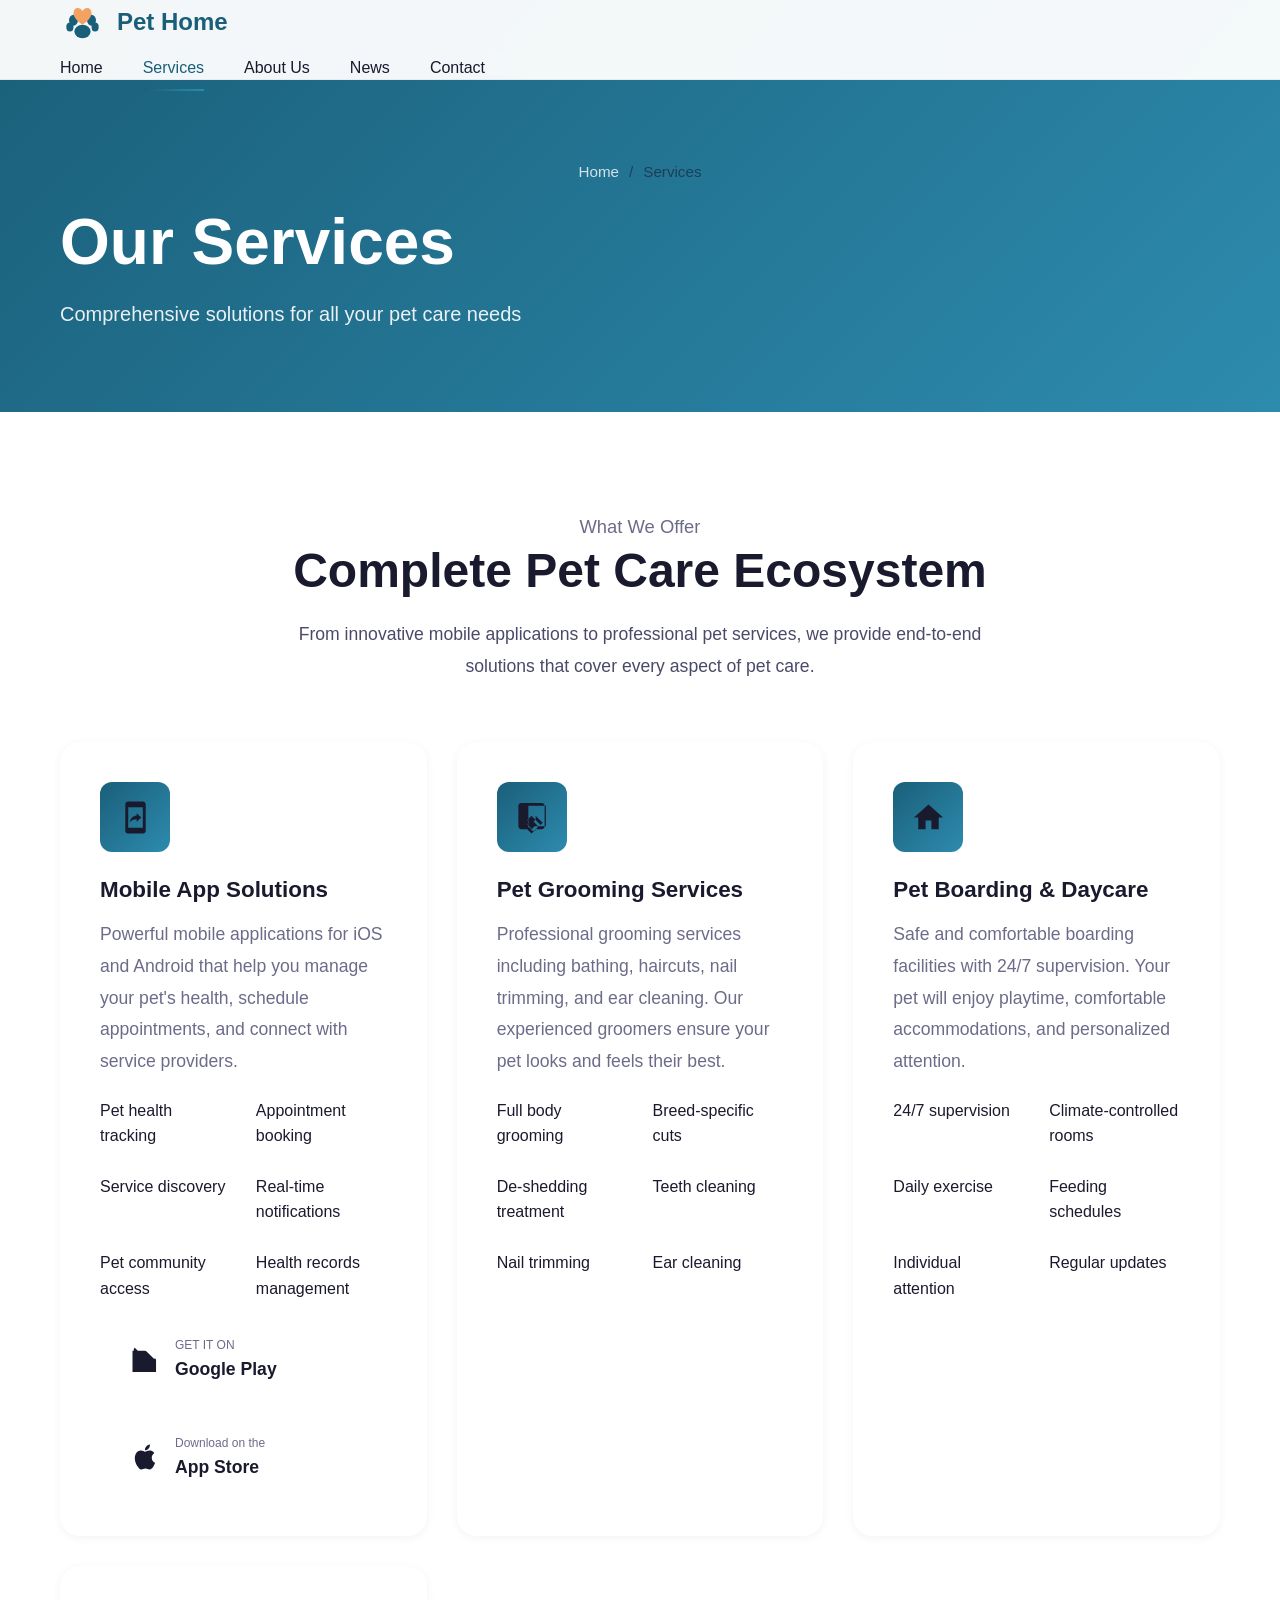
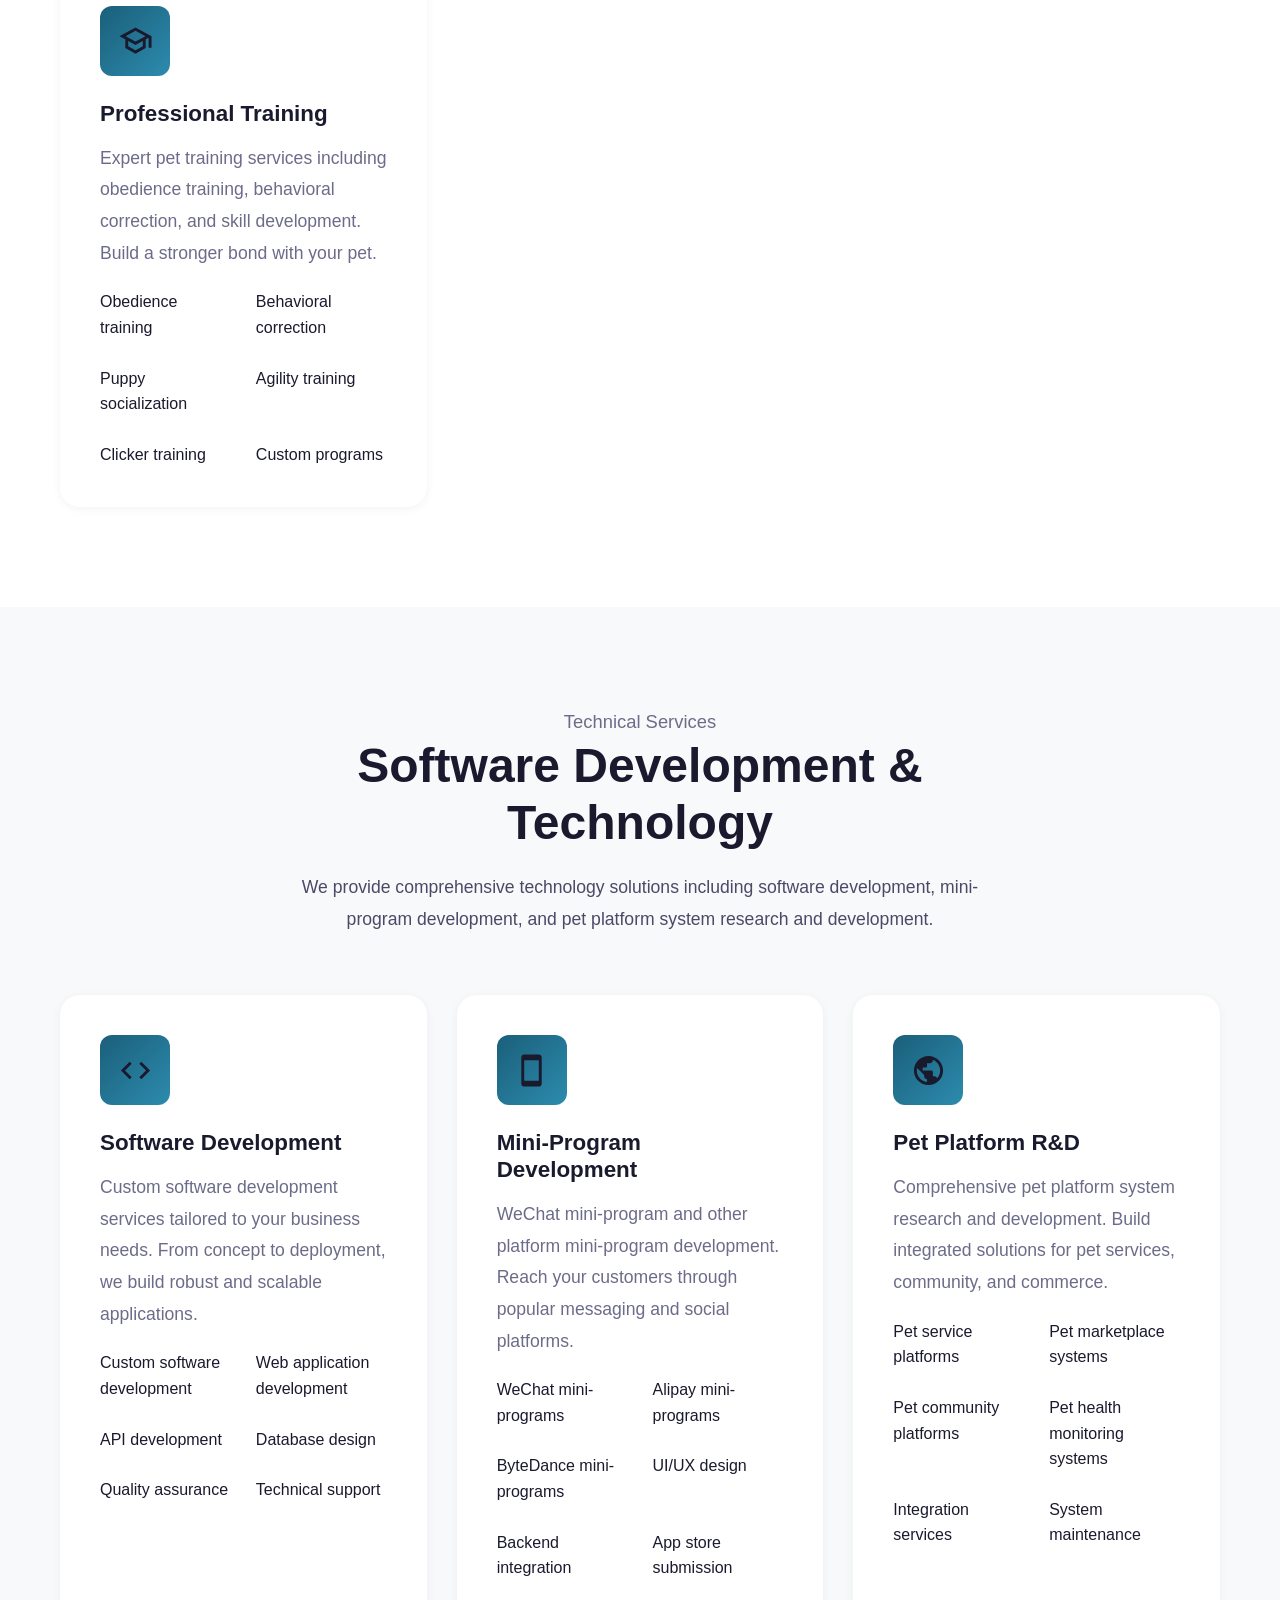
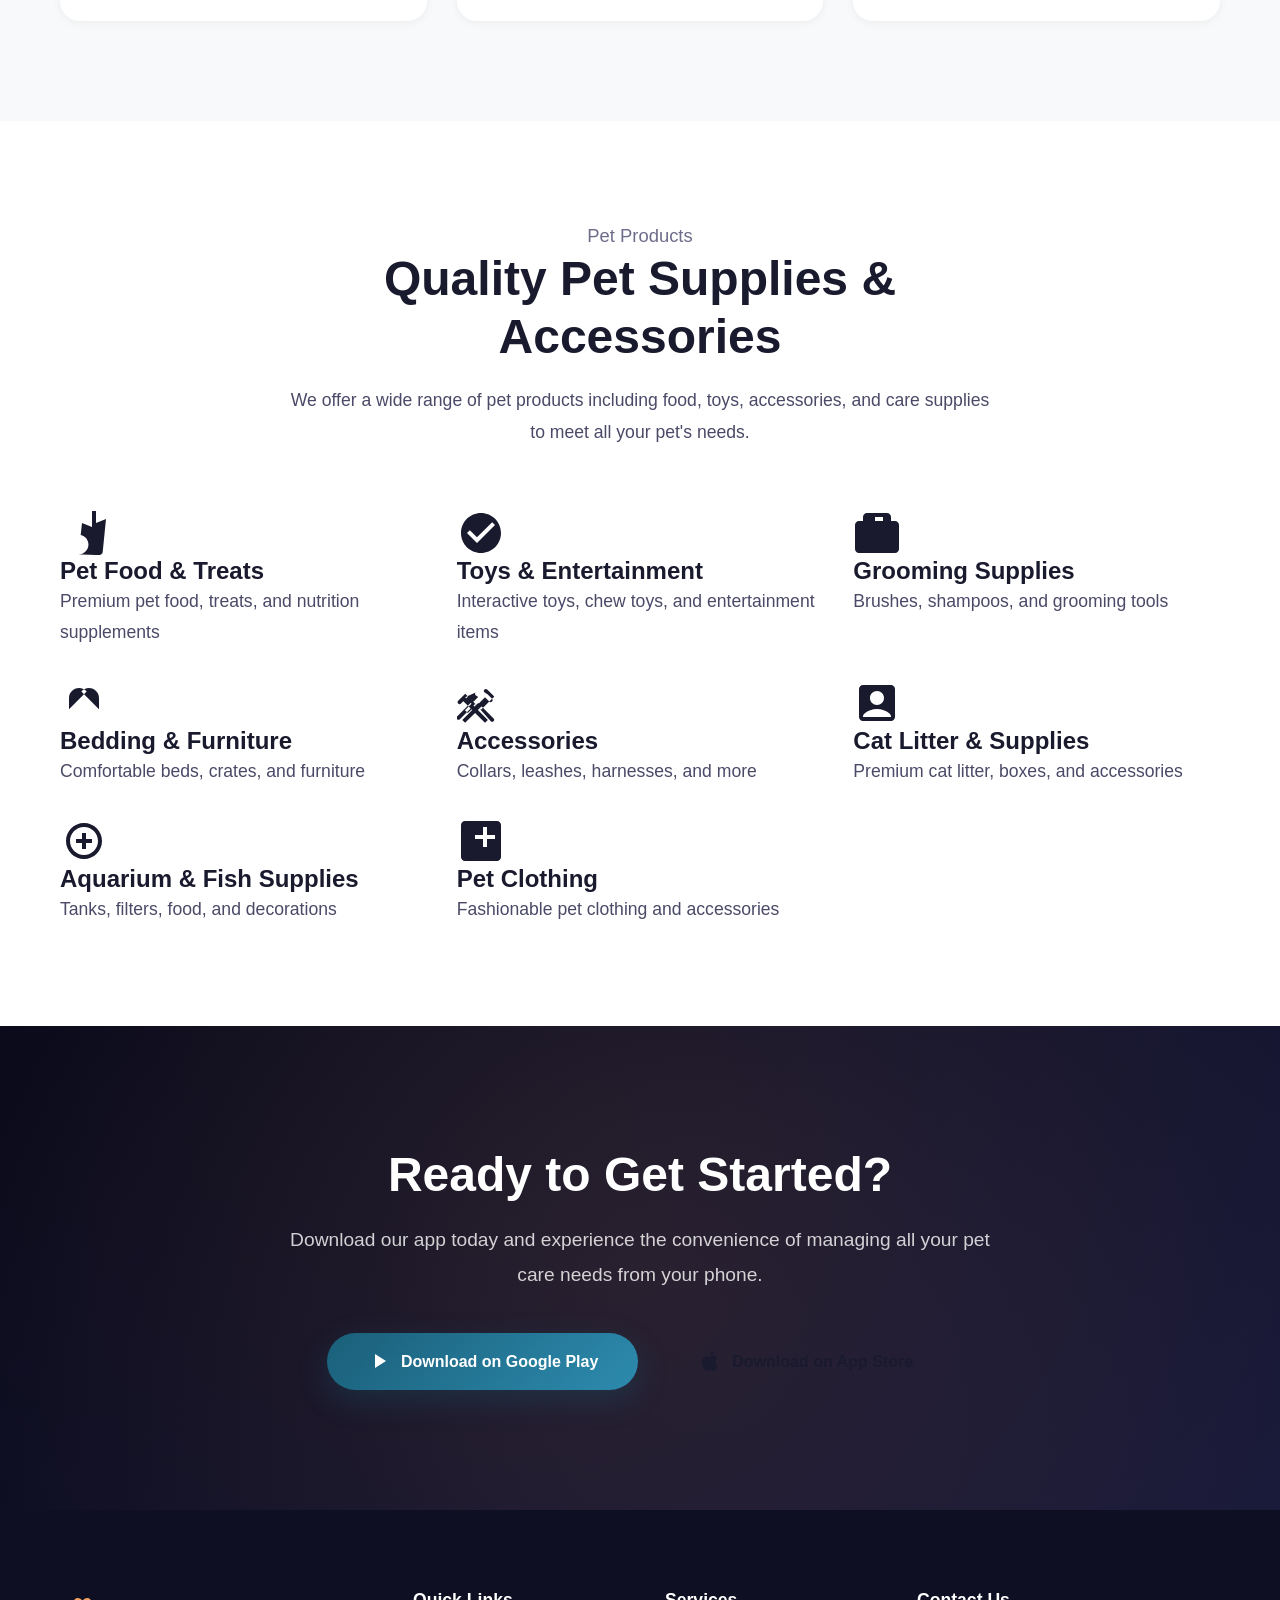
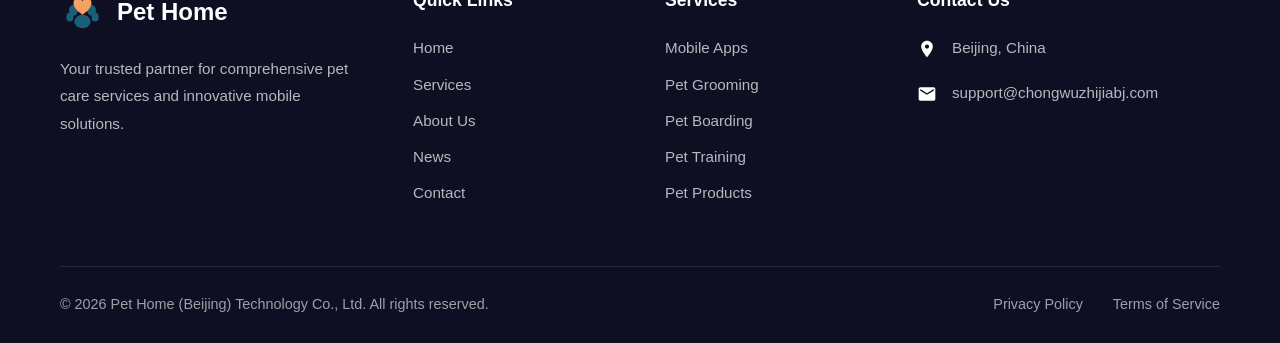
<file: services.html>
<!DOCTYPE html>
<html lang="en">
<head>
    <meta charset="UTF-8">
    <meta name="viewport" content="width=device-width, initial-scale=1.0">
    <meta name="description" content="Pet Home Services - Comprehensive pet care solutions including mobile apps, grooming, boarding, training, and pet products. Available on Google Play and App Store.">
    <meta name="keywords" content="pet services, pet grooming, pet boarding, pet training, pet app, mobile pet management, pet products, China pet services">
    <meta name="author" content="Pet Home (Beijing) Technology Co., Ltd">
    <meta name="robots" content="index, follow">
    <meta name="googlebot" content="index, follow">
    <meta name="revisit-after" content="7 days">
    <meta name="language" content="English">
    <meta name="distribution" content="global">
    <meta name="geo.region" content="CN">
    <meta name="geo.placename" content="Beijing">
    
    <meta property="og:title" content="Pet Home Services - Comprehensive Pet Care Solutions">
    <meta property="og:description" content="Discover our full range of pet care services including mobile apps, grooming, boarding, training, and more.">
    <meta property="og:type" content="website">
    <meta property="og:url" content="https://chongwuzhijiabj.com/services.html">
    <meta property="og:site_name" content="Pet Home">
    
    <link rel="canonical" href="https://chongwuzhijiabj.com/services.html">
    
    <title>Pet Care Services - Mobile Apps, Grooming, Boarding & Training | Pet Home</title>
    
    <link rel="icon" type="image/svg+xml" href="data:image/svg+xml,%3Csvg xmlns='http://www.w3.org/2000/svg' viewBox='0 0 100 100'%3E%3Ccircle cx='50' cy='50' r='45' fill='%231a5f7a'/%3E%3C/svg%3E">
    
    <link rel="stylesheet" href="css/style.css">
    <link rel="stylesheet" href="css/animations.css">
    <link rel="stylesheet" href="css/responsive.css">
</head>
<body>
    <div class="page-loader"></div>
    
    <header class="header">
        <div class="container">
            <a href="index.html" class="logo">
                <svg class="logo-icon" viewBox="0 0 100 100" xmlns="http://www.w3.org/2000/svg">
                    <ellipse cx="50" cy="70" rx="18" ry="15" fill="#1a5f7a"/>
                    <ellipse cx="30" cy="45" rx="10" ry="12" fill="#1a5f7a"/>
                    <ellipse cx="70" cy="45" rx="10" ry="12" fill="#1a5f7a"/>
                    <ellipse cx="22" cy="60" rx="8" ry="10" fill="#1a5f7a"/>
                    <ellipse cx="78" cy="60" rx="8" ry="10" fill="#1a5f7a"/>
                    <path d="M50 25 C45 15, 30 15, 30 30 C30 42, 50 55, 50 55 C50 55, 70 42, 70 30 C70 15, 55 15, 50 25" fill="#f4a261"/>
                </svg>
                <span class="logo-text">Pet Home</span>
            </a>
            
            <nav class="nav-menu">
                <a href="index.html" class="nav-link">Home</a>
                <a href="services.html" class="nav-link active">Services</a>
                <a href="culture.html" class="nav-link">About Us</a>
                <a href="news.html" class="nav-link">News</a>
                <a href="contact.html" class="nav-link">Contact</a>
            </nav>
            
            <button class="nav-toggle" aria-label="Toggle navigation">
                <span></span>
                <span></span>
                <span></span>
            </button>
        </div>
    </header>
    
    <div class="nav-overlay"></div>
    
    <main>
        <section class="page-header">
            <div class="container">
                <nav class="breadcrumb" aria-label="Breadcrumb">
                    <a href="index.html">Home</a>
                    <span>/</span>
                    <span>Services</span>
                </nav>
                <h1 class="fade-in-up">Our Services</h1>
                <p class="fade-in-up" style="animation-delay: 0.2s;">Comprehensive solutions for all your pet care needs</p>
            </div>
        </section>
        
        <section class="section">
            <div class="container">
                <div class="section-header reveal">
                    <span class="section-subtitle">What We Offer</span>
                    <h2 class="section-title">Complete Pet Care Ecosystem</h2>
                    <p class="section-description">From innovative mobile applications to professional pet services, we provide end-to-end solutions that cover every aspect of pet care.</p>
                </div>
                
                <div class="services-grid">
                    <article class="service-card reveal" style="animation-delay: 0.1s;">
                        <div class="service-icon">
                            <svg viewBox="0 0 24 24" width="40" height="40"><path fill="currentColor" d="M17 1.01L7 1c-1.1 0-2 .9-2 2v18c0 1.1.9 2 2 2h10c1.1 0 2-.9 2-2V3c0-1.1-.9-1.99-2-1.99zM17 19H7V5h10v14zm-4.2-5.78v1.75l3.2-2.99L12.8 9v1.7c-3.11.43-4.35 2.56-4.8 4.7 1.11-1.5 2.58-2.18 4.8-2.18z"/></svg>
                        </div>
                        <h3>Mobile App Solutions</h3>
                        <p>Powerful mobile applications for iOS and Android that help you manage your pet's health, schedule appointments, and connect with service providers.</p>
                        <ul class="service-features">
                            <li>Pet health tracking</li>
                            <li>Appointment booking</li>
                            <li>Service discovery</li>
                            <li>Real-time notifications</li>
                            <li>Pet community access</li>
                            <li>Health records management</li>
                        </ul>
                        <div class="store-buttons" style="margin-top: 20px;">
                            <a href="https://play.google.com" target="_blank" rel="noopener" class="store-btn">
                                <svg viewBox="0 0 24 24" width="24" height="24"><path fill="currentColor" d="M3 20.5v-17c0-.59.34-1.11.84-1.35L13.69 12l-9.85 9.85c-.5-.24-.84-.76-.84-1.35zm13.81-5.38L6.05 21.34l8.49-8.49 2.27 2.27zm3.35-4.31c.34.27.59.68.68 1.12V21.5H2v-17h9.91c.41 0 .82.17 1.12.46l6.13 6.12z"/></svg>
                                <div class="store-btn-text">
                                    <span>GET IT ON</span>
                                    <strong>Google Play</strong>
                                </div>
                            </a>
                            <a href="https://apps.apple.com" target="_blank" rel="noopener" class="store-btn">
                                <svg viewBox="0 0 24 24" width="24" height="24"><path fill="currentColor" d="M18.71 19.5c-.83 1.24-1.71 2.45-3.05 2.47-1.34.03-1.77-.79-3.29-.79-1.53 0-2 .77-3.27.82-1.31.05-2.3-1.32-3.14-2.53C4.25 17 2.94 12.45 4.7 9.39c.87-1.52 2.43-2.48 4.12-2.51 1.28-.02 2.5.87 3.29.87.78 0 2.26-1.07 3.81-.91.65.03 2.47.26 3.64 1.98-.09.06-2.17 1.28-2.15 3.81.03 3.02 2.65 4.03 2.68 4.04-.03.07-.42 1.44-1.38 2.83M13 3.5c.73-.83 1.94-1.46 2.94-1.5.13 1.17-.34 2.35-1.04 3.19-.69.85-1.83 1.51-2.95 1.42-.15-1.15.41-2.35 1.05-3.11z"/></svg>
                                <div class="store-btn-text">
                                    <span>Download on the</span>
                                    <strong>App Store</strong>
                                </div>
                            </a>
                        </div>
                    </article>
                    
                    <article class="service-card reveal" style="animation-delay: 0.2s;">
                        <div class="service-icon">
                            <svg viewBox="0 0 24 24" width="40" height="40"><path fill="currentColor" d="M14.83 13.41l-1.41 1.41 3.13 3.13L14.5 21H12v-1.5l-2.92-2.92 1.41-1.41-1.42-1.42L12 10.83l6.24 6.24 1.41-1.41-4.82-4.82zM19 2H5c-1.1 0-2 .9-2 2v14c0 1.1.9 2 2 2h4l3 3 3-3h4c1.1 0 2-.9 2-2V4c0-1.1-.9-2-2-2zm0 16h-4.83l-.59.59L12 20.17l-1.59-1.59-.58.58V4h12v14z"/></svg>
                        </div>
                        <h3>Pet Grooming Services</h3>
                        <p>Professional grooming services including bathing, haircuts, nail trimming, and ear cleaning. Our experienced groomers ensure your pet looks and feels their best.</p>
                        <ul class="service-features">
                            <li>Full body grooming</li>
                            <li>Breed-specific cuts</li>
                            <li>De-shedding treatment</li>
                            <li>Teeth cleaning</li>
                            <li>Nail trimming</li>
                            <li>Ear cleaning</li>
                        </ul>
                    </article>
                    
                    <article class="service-card reveal" style="animation-delay: 0.3s;">
                        <div class="service-icon">
                            <svg viewBox="0 0 24 24" width="40" height="40"><path fill="currentColor" d="M10 20v-6h4v6h5v-8h3L12 3 2 12h3v8z"/></svg>
                        </div>
                        <h3>Pet Boarding & Daycare</h3>
                        <p>Safe and comfortable boarding facilities with 24/7 supervision. Your pet will enjoy playtime, comfortable accommodations, and personalized attention.</p>
                        <ul class="service-features">
                            <li>24/7 supervision</li>
                            <li>Climate-controlled rooms</li>
                            <li>Daily exercise</li>
                            <li>Feeding schedules</li>
                            <li>Individual attention</li>
                            <li>Regular updates</li>
                        </ul>
                    </article>
                    
                    <article class="service-card reveal" style="animation-delay: 0.4s;">
                        <div class="service-icon">
                            <svg viewBox="0 0 24 24" width="40" height="40"><path fill="currentColor" d="M12 3L1 9l4 2.18v6L12 21l7-3.82v-6l2-1.09V17h2V9L12 3zm6.82 6L12 12.72 5.18 9 12 5.28 18.82 9zM17 15.99l-5 2.73-5-2.73v-3.72L12 15l5-2.73v3.72z"/></svg>
                        </div>
                        <h3>Professional Training</h3>
                        <p>Expert pet training services including obedience training, behavioral correction, and skill development. Build a stronger bond with your pet.</p>
                        <ul class="service-features">
                            <li>Obedience training</li>
                            <li>Behavioral correction</li>
                            <li>Puppy socialization</li>
                            <li>Agility training</li>
                            <li>Clicker training</li>
                            <li>Custom programs</li>
                        </ul>
                    </article>
                </div>
            </div>
        </section>
        
        <section class="section bg-light">
            <div class="container">
                <div class="section-header reveal">
                    <span class="section-subtitle">Technical Services</span>
                    <h2 class="section-title">Software Development & Technology</h2>
                    <p class="section-description">We provide comprehensive technology solutions including software development, mini-program development, and pet platform system research and development.</p>
                </div>
                
                <div class="services-grid">
                    <article class="service-card reveal" style="animation-delay: 0.1s;">
                        <div class="service-icon">
                            <svg viewBox="0 0 24 24" width="40" height="40"><path fill="currentColor" d="M9.4 16.6L4.8 12l4.6-4.6L8 6l-6 6 6 6 1.4-1.4zm5.2 0l4.6-4.6-4.6-4.6L16 6l6 6-6 6-1.4-1.4z"/></svg>
                        </div>
                        <h3>Software Development</h3>
                        <p>Custom software development services tailored to your business needs. From concept to deployment, we build robust and scalable applications.</p>
                        <ul class="service-features">
                            <li>Custom software development</li>
                            <li>Web application development</li>
                            <li>API development</li>
                            <li>Database design</li>
                            <li>Quality assurance</li>
                            <li>Technical support</li>
                        </ul>
                    </article>
                    
                    <article class="service-card reveal" style="animation-delay: 0.2s;">
                        <div class="service-icon">
                            <svg viewBox="0 0 24 24" width="40" height="40"><path fill="currentColor" d="M17 1.01L7 1c-1.1 0-2 .9-2 2v18c0 1.1.9 2 2 2h10c1.1 0 2-.9 2-2V3c0-1.1-.9-1.99-2-1.99zM17 19H7V5h10v14z"/></svg>
                        </div>
                        <h3>Mini-Program Development</h3>
                        <p>WeChat mini-program and other platform mini-program development. Reach your customers through popular messaging and social platforms.</p>
                        <ul class="service-features">
                            <li>WeChat mini-programs</li>
                            <li>Alipay mini-programs</li>
                            <li>ByteDance mini-programs</li>
                            <li>UI/UX design</li>
                            <li>Backend integration</li>
                            <li>App store submission</li>
                        </ul>
                    </article>
                    
                    <article class="service-card reveal" style="animation-delay: 0.3s;">
                        <div class="service-icon">
                            <svg viewBox="0 0 24 24" width="40" height="40"><path fill="currentColor" d="M12 2C6.48 2 2 6.48 2 12s4.48 10 10 10 10-4.48 10-10S17.52 2 12 2zm-1 17.93c-3.95-.49-7-3.85-7-7.93 0-.62.08-1.21.21-1.79L9 15v1c0 1.1.9 2 2 2v1.93zm6.9-2.54c-.26-.81-1-1.39-1.9-1.39h-1v-3c0-.55-.45-1-1-1H8v-2h2c.55 0 1-.45 1-1V7h2c1.1 0 2-.9 2-2v-.41c2.93 1.19 5 4.06 5 7.41 0 2.08-.8 3.97-2.1 5.39z"/></svg>
                        </div>
                        <h3>Pet Platform R&D</h3>
                        <p>Comprehensive pet platform system research and development. Build integrated solutions for pet services, community, and commerce.</p>
                        <ul class="service-features">
                            <li>Pet service platforms</li>
                            <li>Pet marketplace systems</li>
                            <li>Pet community platforms</li>
                            <li>Pet health monitoring systems</li>
                            <li>Integration services</li>
                            <li>System maintenance</li>
                        </ul>
                    </article>
                </div>
            </div>
        </section>
        
        <section class="section">
            <div class="container">
                <div class="section-header reveal">
                    <span class="section-subtitle">Pet Products</span>
                    <h2 class="section-title">Quality Pet Supplies & Accessories</h2>
                    <p class="section-description">We offer a wide range of pet products including food, toys, accessories, and care supplies to meet all your pet's needs.</p>
                </div>
                
                <div class="products-categories reveal-scale">
                    <div class="products-category">
                        <svg viewBox="0 0 24 24" width="48" height="48"><path fill="currentColor" d="M18.06 22.99h1.66c.84 0 1.53-.64 1.63-1.46L23 5.05l-5 2V1h-2v8l-5-2-.66 6.03c2.22.48 3.89 2.42 3.89 4.77 0 2.76-2.24 5-5 5h1.83zM1 21.99V22h15.03v-.01H1zM1 2.01V1h15.03v.01H1z"/></svg>
                        <h4>Pet Food & Treats</h4>
                        <p>Premium pet food, treats, and nutrition supplements</p>
                    </div>
                    <div class="products-category">
                        <svg viewBox="0 0 24 24" width="48" height="48"><path fill="currentColor" d="M12 2C6.48 2 2 6.48 2 12s4.48 10 10 10 10-4.48 10-10S17.52 2 12 2zm-2 15l-5-5 1.41-1.41L10 14.17l7.59-7.59L19 8l-9 9z"/></svg>
                        <h4>Toys & Entertainment</h4>
                        <p>Interactive toys, chew toys, and entertainment items</p>
                    </div>
                    <div class="products-category">
                        <svg viewBox="0 0 24 24" width="48" height="48"><path fill="currentColor" d="M21 6h-2V4c0-1.1-.9-2-2-2H7c-1.1 0-2 .9-2 2v2H3c-1.1 0-2 .9-2 2v12c0 1.1.9 2 2 2h18c1.1 0 2-.9 2-2V8c0-1.1-.9-2-2-2zm-10-2h4v2h-4V4z"/></svg>
                        <h4>Grooming Supplies</h4>
                        <p>Brushes, shampoos, and grooming tools</p>
                    </div>
                    <div class="products-category">
                        <svg viewBox="0 0 24 24" width="48" height="48"><path fill="currentColor" d="M4.5 9.5C4.5 6.74 6.74 4.5 9.5 4.5c1.54 0 2.91.71 3.84 1.81L4.5 15.15V9.5zm15 0c0-2.76-2.24-5-5-5-1.54 0-2.91.71-3.84 1.81l8.84 8.84V9.5z"/></svg>
                        <h4>Bedding & Furniture</h4>
                        <p>Comfortable beds, crates, and furniture</p>
                    </div>
                    <div class="products-category">
                        <svg viewBox="0 0 24 24" width="48" height="48"><path fill="currentColor" d="M9.31 6.71c-.39.39-.39 1.02 0 1.41L10.59 9 4 15.59l1.41 1.41L10.59 12l7.72 7.73c.39.39.39 1.02 0 1.41-.39.39-1.02.39-1.41 0L9.17 12.41l-7.73 7.72c-.39.39-1.02.39-1.41 0-.39-.39-.39-1.02 0-1.41L7.76 11 4.12 7.36l-3.54 3.54c-.39.39-.39 1.02 0 1.41.39.39 1.02.39 1.41 0l3.53-3.54L12 15.41 18.64 8.77l-3.54-3.54c-.39-.39-1.02-.39-1.41 0-.39.39-.39 1.02 0 1.41L15.41 7.76l2.11 2.11c.39.39.39 1.02 0 1.41-.39.39-1.02.39-1.41 0l-2.11-2.11-4.97 4.97-4.97-4.97-1.41 1.41 4.97 4.97-4.97 4.97 1.41 1.41 4.97-4.97 4.97 4.97 1.41-1.41-4.97-4.97 4.97-4.97-1.41-1.41-4.97 4.97-4.97-4.97z"/></svg>
                        <h4>Accessories</h4>
                        <p>Collars, leashes, harnesses, and more</p>
                    </div>
                    <div class="products-category">
                        <svg viewBox="0 0 24 24" width="48" height="48"><path fill="currentColor" d="M19 3H5c-1.1 0-2 .9-2 2v14c0 1.1.9 2 2 2h14c1.1 0 2-.9 2-2V5c0-1.1-.9-2-2-2zm-7 3c1.93 0 3.5 1.57 3.5 3.5S13.93 13 12 13s-3.5-1.57-3.5-3.5S10.07 6 12 6zm7 13H5v-.23c0-.62.28-1.2.76-1.58C7.47 15.82 9.64 15 12 15s4.53.82 6.24 2.19c.48.38.76.97.76 1.58V19z"/></svg>
                        <h4>Cat Litter & Supplies</h4>
                        <p>Premium cat litter, boxes, and accessories</p>
                    </div>
                    <div class="products-category">
                        <svg viewBox="0 0 24 24" width="48" height="48"><path fill="currentColor" d="M12 3c-4.97 0-9 4.03-9 9s4.03 9 9 9 9-4.03 9-9-4.03-9-9-9zm0 16c-3.86 0-7-3.14-7-7s3.14-7 7-7 7 3.14 7 7-3.14 7-7 7zm1-11h-2v3H8v2h3v3h2v-3h3v-2h-3V8z"/></svg>
                        <h4>Aquarium & Fish Supplies</h4>
                        <p>Tanks, filters, food, and decorations</p>
                    </div>
                    <div class="products-category">
                        <svg viewBox="0 0 24 24" width="48" height="48"><path fill="currentColor" d="M20 2H4c-1.1 0-2 .9-2 2v16c0 1.1.9 2 2 2h16c1.1 0 2-.9 2-2V4c0-1.1-.9-2-2-2zm-1 9h-4v4h-2v-4H9V9h4V5h2v4h4v2z"/></svg>
                        <h4>Pet Clothing</h4>
                        <p>Fashionable pet clothing and accessories</p>
                    </div>
                </div>
            </div>
        </section>
        
        <section class="section cta-section">
            <div class="container">
                <div class="cta-content reveal-scale">
                    <h2>Ready to Get Started?</h2>
                    <p>Download our app today and experience the convenience of managing all your pet care needs from your phone.</p>
                    <div class="cta-buttons">
                        <a href="https://play.google.com" target="_blank" rel="noopener" class="btn btn-primary btn-lg">
                            <svg viewBox="0 0 24 24" width="24" height="24"><path fill="currentColor" d="M8 5v14l11-7z"/></svg>
                            Download on Google Play
                        </a>
                        <a href="https://apps.apple.com" target="_blank" rel="noopener" class="btn btn-outline btn-lg">
                            <svg viewBox="0 0 24 24" width="24" height="24"><path fill="currentColor" d="M18.71 19.5c-.83 1.24-1.71 2.45-3.05 2.47-1.34.03-1.77-.79-3.29-.79-1.53 0-2 .77-3.27.82-1.31.05-2.3-1.32-3.14-2.53C4.25 17 2.94 12.45 4.7 9.39c.87-1.52 2.43-2.48 4.12-2.51 1.28-.02 2.5.87 3.29.87.78 0 2.26-1.07 3.81-.91.65.03 2.47.26 3.64 1.98-.09.06-2.17 1.28-2.15 3.81.03 3.02 2.65 4.03 2.68 4.04-.03.07-.42 1.44-1.38 2.83M13 3.5c.73-.83 1.94-1.46 2.94-1.5.13 1.17-.34 2.35-1.04 3.19-.69.85-1.83 1.51-2.95 1.42-.15-1.15.41-2.35 1.05-3.11z"/></svg>
                            Download on App Store
                        </a>
                    </div>
                </div>
            </div>
        </section>
    </main>
    
    <footer class="footer">
        <div class="container">
            <div class="footer-main">
                <div class="footer-brand">
                    <a href="index.html" class="logo">
                        <svg class="logo-icon" viewBox="0 0 100 100" xmlns="http://www.w3.org/2000/svg">
                            <ellipse cx="50" cy="70" rx="18" ry="15" fill="#1a5f7a"/>
                            <ellipse cx="30" cy="45" rx="10" ry="12" fill="#1a5f7a"/>
                            <ellipse cx="70" cy="45" rx="10" ry="12" fill="#1a5f7a"/>
                            <ellipse cx="22" cy="60" rx="8" ry="10" fill="#1a5f7a"/>
                            <ellipse cx="78" cy="60" rx="8" ry="10" fill="#1a5f7a"/>
                            <path d="M50 25 C45 15, 30 15, 30 30 C30 42, 50 55, 50 55 C50 55, 70 42, 70 30 C70 15, 55 15, 50 25" fill="#f4a261"/>
                        </svg>
                        <span class="logo-text">Pet Home</span>
                    </a>
                    <p>Your trusted partner for comprehensive pet care services and innovative mobile solutions.</p>
                </div>
                
                <div class="footer-column">
                    <h4>Quick Links</h4>
                    <nav class="footer-links">
                        <a href="index.html">Home</a>
                        <a href="services.html">Services</a>
                        <a href="culture.html">About Us</a>
                        <a href="news.html">News</a>
                        <a href="contact.html">Contact</a>
                    </nav>
                </div>
                
                <div class="footer-column">
                    <h4>Services</h4>
                    <nav class="footer-links">
                        <a href="services.html">Mobile Apps</a>
                        <a href="services.html">Pet Grooming</a>
                        <a href="services.html">Pet Boarding</a>
                        <a href="services.html">Pet Training</a>
                        <a href="services.html">Pet Products</a>
                    </nav>
                </div>
                
                <div class="footer-column">
                    <h4>Contact Us</h4>
                    <div class="footer-contact">
                        <div class="footer-contact-item">
                            <svg viewBox="0 0 24 24" width="18" height="18"><path fill="currentColor" d="M12 2C8.13 2 5 5.13 5 9c0 5.25 7 13 7 13s7-7.75 7-13c0-3.87-3.13-7-7-7zm0 9.5c-1.38 0-2.5-1.12-2.5-2.5s1.12-2.5 2.5-2.5 2.5 1.12 2.5 2.5-1.12 2.5-2.5 2.5z"/></svg>
                            <span>Beijing, China</span>
                        </div>
                        <div class="footer-contact-item">
                            <svg viewBox="0 0 24 24" width="18" height="18"><path fill="currentColor" d="M20 4H4c-1.1 0-1.99.9-1.99 2L2 18c0 1.1.9 2 2 2h16c1.1 0 2-.9 2-2V6c0-1.1-.9-2-2-2zm0 4l-8 5-8-5V6l8 5 8-5v2z"/></svg>
                            <span>support@chongwuzhijiabj.com</span>
                        </div>
                    </div>
                </div>
            </div>
            
            <div class="footer-bottom">
                <p>&copy; <span class="copyright-year">2024</span> Pet Home (Beijing) Technology Co., Ltd. All rights reserved.</p>
                <div class="footer-legal">
                    <a href="privacy-policy.html">Privacy Policy</a>
                    <a href="terms-of-service.html">Terms of Service</a>
                </div>
            </div>
        </div>
    </footer>
    
    <a href="#" class="back-to-top" aria-label="Back to top">
        <svg viewBox="0 0 24 24" width="24" height="24"><path fill="currentColor" d="M7.41 15.41L12 10.83l4.59 4.58L18 14l-6-6-6 6z"/></svg>
    </a>
    
    <script src="js/main.js"></script>
</body>
</html>
</file>
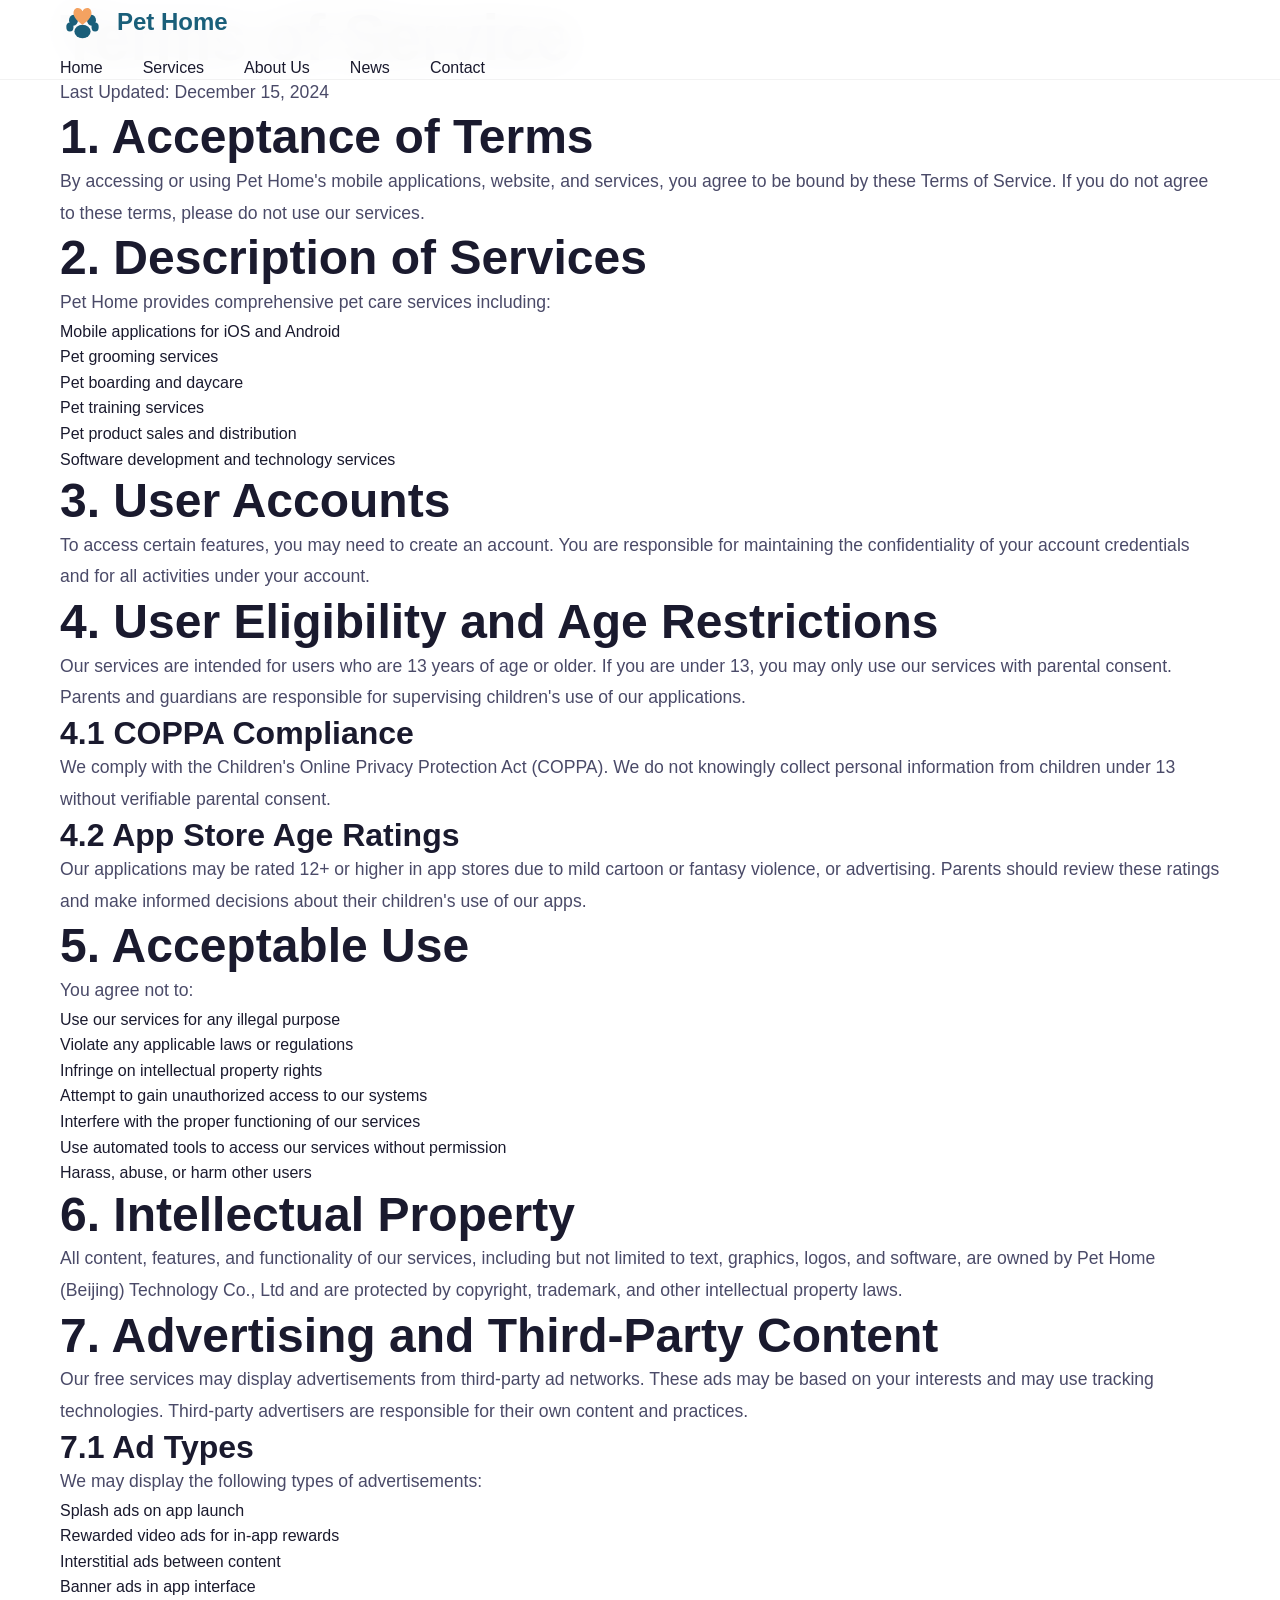
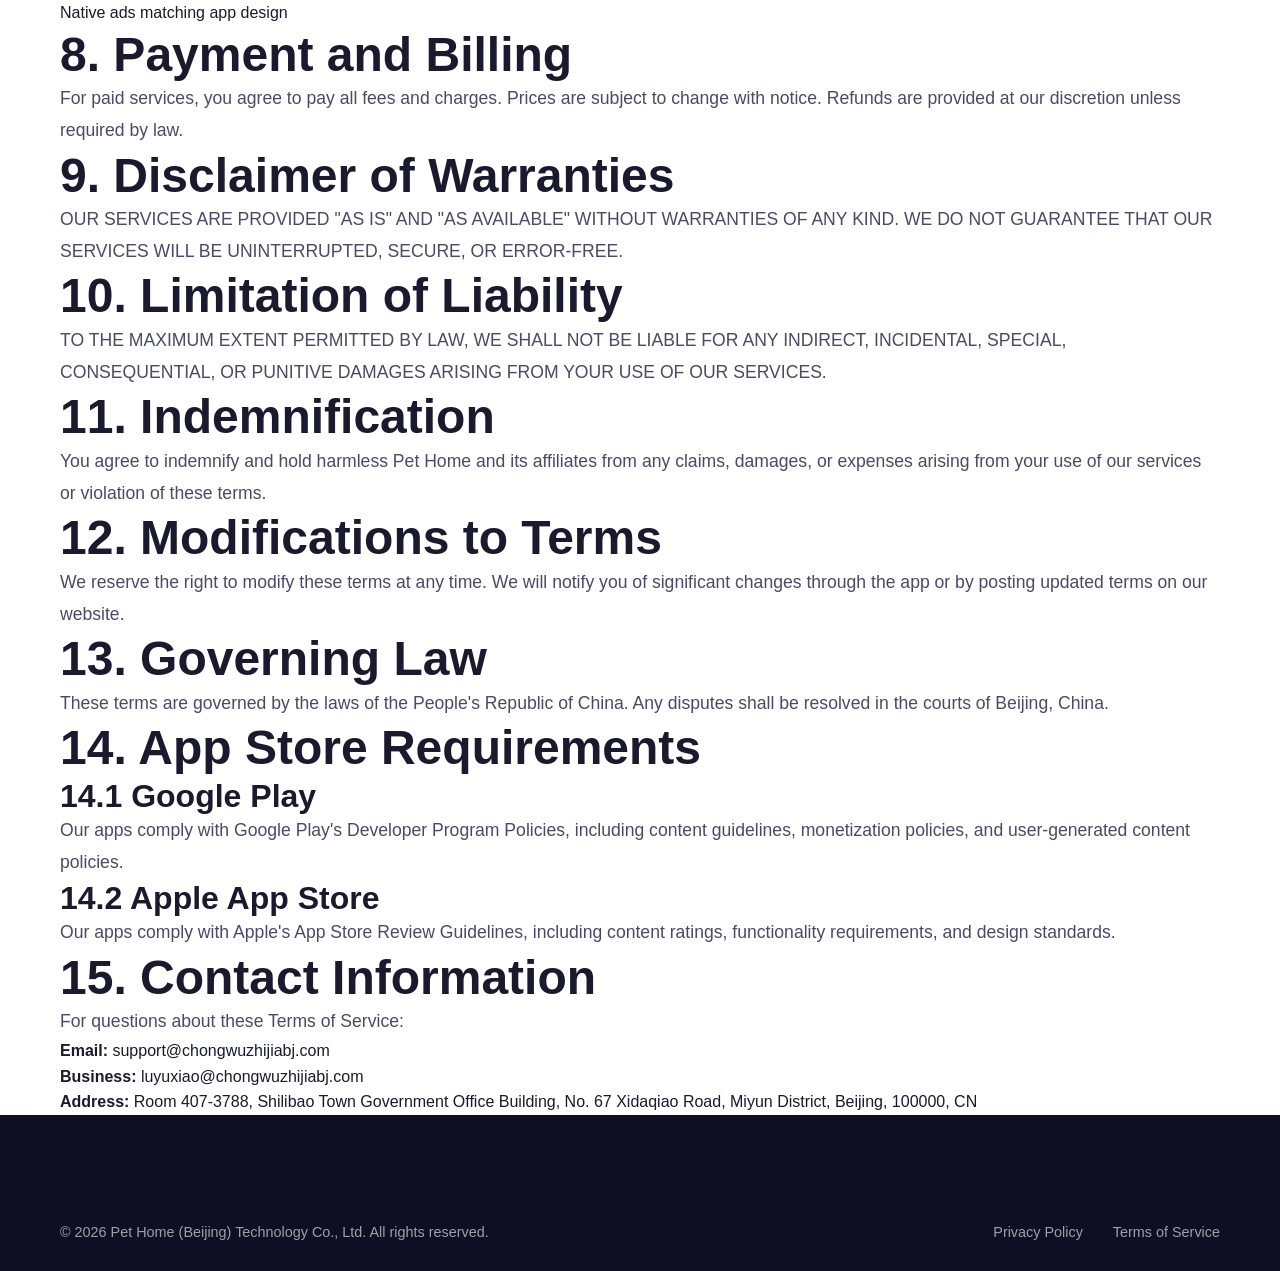
<file: terms-of-service.html>
<!DOCTYPE html>
<html lang="en">
<head>
    <meta charset="UTF-8">
    <meta name="viewport" content="width=device-width, initial-scale=1.0">
    <meta name="description" content="Pet Home Terms of Service - Read our terms and conditions for using our mobile apps, website, and pet care services.">
    <meta name="robots" content="noindex, follow">
    <link rel="canonical" href="https://chongwuzhijiabj.com/terms-of-service.html">
    <title>Terms of Service - Pet Home</title>
    <link rel="stylesheet" href="css/style.css">
    <link rel="stylesheet" href="css/animations.css">
    <link rel="stylesheet" href="css/responsive.css">
</head>
<body>
    <div class="page-loader"></div>
    <header class="header">
        <div class="container">
            <a href="index.html" class="logo">
                <svg class="logo-icon" viewBox="0 0 100 100"><ellipse cx="50" cy="70" rx="18" ry="15" fill="#1a5f7a"/><ellipse cx="30" cy="45" rx="10" ry="12" fill="#1a5f7a"/><ellipse cx="70" cy="45" rx="10" ry="12" fill="#1a5f7a"/><ellipse cx="22" cy="60" rx="8" ry="10" fill="#1a5f7a"/><ellipse cx="78" cy="60" rx="8" ry="10" fill="#1a5f7a"/><path d="M50 25 C45 15, 30 15, 30 30 C30 42, 50 55, 50 55 C50 55, 70 42, 70 30 C70 15, 55 15, 50 25" fill="#f4a261"/></svg>
                <span class="logo-text">Pet Home</span>
            </a>
            <nav class="nav-menu">
                <a href="index.html" class="nav-link">Home</a>
                <a href="services.html" class="nav-link">Services</a>
                <a href="culture.html" class="nav-link">About Us</a>
                <a href="news.html" class="nav-link">News</a>
                <a href="contact.html" class="nav-link">Contact</a>
            </nav>
            <button class="nav-toggle" aria-label="Toggle navigation"><span></span><span></span><span></span></button>
        </div>
    </header>
    <main class="legal-content">
        <div class="container">
            <h1>Terms of Service</h1>
            <p class="last-updated">Last Updated: December 15, 2024</p>
            
            <section>
                <h2>1. Acceptance of Terms</h2>
                <p>By accessing or using Pet Home's mobile applications, website, and services, you agree to be bound by these Terms of Service. If you do not agree to these terms, please do not use our services.</p>
            </section>
            
            <section>
                <h2>2. Description of Services</h2>
                <p>Pet Home provides comprehensive pet care services including:</p>
                <ul>
                    <li>Mobile applications for iOS and Android</li>
                    <li>Pet grooming services</li>
                    <li>Pet boarding and daycare</li>
                    <li>Pet training services</li>
                    <li>Pet product sales and distribution</li>
                    <li>Software development and technology services</li>
                </ul>
            </section>
            
            <section>
                <h2>3. User Accounts</h2>
                <p>To access certain features, you may need to create an account. You are responsible for maintaining the confidentiality of your account credentials and for all activities under your account.</p>
            </section>
            
            <section>
                <h2>4. User Eligibility and Age Restrictions</h2>
                <p>Our services are intended for users who are 13 years of age or older. If you are under 13, you may only use our services with parental consent. Parents and guardians are responsible for supervising children's use of our applications.</p>
                <h3>4.1 COPPA Compliance</h3>
                <p>We comply with the Children's Online Privacy Protection Act (COPPA). We do not knowingly collect personal information from children under 13 without verifiable parental consent.</p>
                <h3>4.2 App Store Age Ratings</h3>
                <p>Our applications may be rated 12+ or higher in app stores due to mild cartoon or fantasy violence, or advertising. Parents should review these ratings and make informed decisions about their children's use of our apps.</p>
            </section>
            
            <section>
                <h2>5. Acceptable Use</h2>
                <p>You agree not to:</p>
                <ul>
                    <li>Use our services for any illegal purpose</li>
                    <li>Violate any applicable laws or regulations</li>
                    <li>Infringe on intellectual property rights</li>
                    <li>Attempt to gain unauthorized access to our systems</li>
                    <li>Interfere with the proper functioning of our services</li>
                    <li>Use automated tools to access our services without permission</li>
                    <li>Harass, abuse, or harm other users</li>
                </ul>
            </section>
            
            <section>
                <h2>6. Intellectual Property</h2>
                <p>All content, features, and functionality of our services, including but not limited to text, graphics, logos, and software, are owned by Pet Home (Beijing) Technology Co., Ltd and are protected by copyright, trademark, and other intellectual property laws.</p>
            </section>
            
            <section>
                <h2>7. Advertising and Third-Party Content</h2>
                <p>Our free services may display advertisements from third-party ad networks. These ads may be based on your interests and may use tracking technologies. Third-party advertisers are responsible for their own content and practices.</p>
                <h3>7.1 Ad Types</h3>
                <p>We may display the following types of advertisements:</p>
                <ul>
                    <li>Splash ads on app launch</li>
                    <li>Rewarded video ads for in-app rewards</li>
                    <li>Interstitial ads between content</li>
                    <li>Banner ads in app interface</li>
                    <li>Native ads matching app design</li>
                </ul>
            </section>
            
            <section>
                <h2>8. Payment and Billing</h2>
                <p>For paid services, you agree to pay all fees and charges. Prices are subject to change with notice. Refunds are provided at our discretion unless required by law.</p>
            </section>
            
            <section>
                <h2>9. Disclaimer of Warranties</h2>
                <p>OUR SERVICES ARE PROVIDED "AS IS" AND "AS AVAILABLE" WITHOUT WARRANTIES OF ANY KIND. WE DO NOT GUARANTEE THAT OUR SERVICES WILL BE UNINTERRUPTED, SECURE, OR ERROR-FREE.</p>
            </section>
            
            <section>
                <h2>10. Limitation of Liability</h2>
                <p>TO THE MAXIMUM EXTENT PERMITTED BY LAW, WE SHALL NOT BE LIABLE FOR ANY INDIRECT, INCIDENTAL, SPECIAL, CONSEQUENTIAL, OR PUNITIVE DAMAGES ARISING FROM YOUR USE OF OUR SERVICES.</p>
            </section>
            
            <section>
                <h2>11. Indemnification</h2>
                <p>You agree to indemnify and hold harmless Pet Home and its affiliates from any claims, damages, or expenses arising from your use of our services or violation of these terms.</p>
            </section>
            
            <section>
                <h2>12. Modifications to Terms</h2>
                <p>We reserve the right to modify these terms at any time. We will notify you of significant changes through the app or by posting updated terms on our website.</p>
            </section>
            
            <section>
                <h2>13. Governing Law</h2>
                <p>These terms are governed by the laws of the People's Republic of China. Any disputes shall be resolved in the courts of Beijing, China.</p>
            </section>
            
            <section>
                <h2>14. App Store Requirements</h2>
                <h3>14.1 Google Play</h3>
                <p>Our apps comply with Google Play's Developer Program Policies, including content guidelines, monetization policies, and user-generated content policies.</p>
                <h3>14.2 Apple App Store</h3>
                <p>Our apps comply with Apple's App Store Review Guidelines, including content ratings, functionality requirements, and design standards.</p>
            </section>
            
            <section>
                <h2>15. Contact Information</h2>
                <p>For questions about these Terms of Service:</p>
                <ul>
                    <li><strong>Email:</strong> support@chongwuzhijiabj.com</li>
                    <li><strong>Business:</strong> luyuxiao@chongwuzhijiabj.com</li>
                    <li><strong>Address:</strong> Room 407-3788, Shilibao Town Government Office Building, No. 67 Xidaqiao Road, Miyun District, Beijing, 100000, CN</li>
                </ul>
            </section>
        </div>
    </main>
    <footer class="footer">
        <div class="container">
            <div class="footer-bottom">
                <p>&copy; <span class="copyright-year">2024</span> Pet Home (Beijing) Technology Co., Ltd. All rights reserved.</p>
                <div class="footer-legal">
                    <a href="privacy-policy.html">Privacy Policy</a>
                    <a href="terms-of-service.html">Terms of Service</a>
                </div>
            </div>
        </div>
    </footer>
    <script src="js/main.js"></script>
</body>
</html>
</file>
<file: css/style.css>
/* ===== CSS VARIABLES ===== */
:root {
    --primary-color: #1a5f7a;
    --primary-light: #2d8bae;
    --primary-dark: #134a5e;
    --secondary-color: #f4a261;
    --accent-color: #e76f51;
    --text-dark: #1a1a2e;
    --text-medium: #4a4a68;
    --text-light: #6c6c8a;
    --text-white: #ffffff;
    --bg-light: #f8f9fa;
    --bg-white: #ffffff;
    --bg-dark: #0f0f23;
    --gradient-primary: linear-gradient(135deg, var(--primary-color), var(--primary-light));
    --gradient-secondary: linear-gradient(135deg, var(--secondary-color), var(--accent-color));
    --gradient-dark: linear-gradient(135deg, #0a0a1a, #1a1a3a);
    --shadow-sm: 0 2px 10px rgba(0,0,0,0.05);
    --shadow-md: 0 5px 25px rgba(0,0,0,0.1);
    --shadow-lg: 0 10px 50px rgba(0,0,0,0.15);
    --shadow-xl: 0 20px 80px rgba(0,0,0,0.2);
    --transition-fast: 0.2s ease;
    --transition-normal: 0.3s ease;
    --transition-slow: 0.5s ease;
    --border-radius-sm: 8px;
    --border-radius-md: 12px;
    --border-radius-lg: 20px;
    --border-radius-xl: 30px;
    --container-width: 1400px;
    --header-height: 80px;
}

/* ===== RESET & BASE ===== */
*, *::before, *::after {
    margin: 0;
    padding: 0;
    box-sizing: border-box;
}

html {
    scroll-behavior: smooth;
    font-size: 16px;
}

body {
    font-family: 'Inter', -apple-system, BlinkMacSystemFont, 'Segoe UI', Roboto, sans-serif;
    color: var(--text-dark);
    background-color: var(--bg-white);
    line-height: 1.6;
    overflow-x: hidden;
    -webkit-font-smoothing: antialiased;
    -moz-osx-font-smoothing: grayscale;
}

img, svg {
    max-width: 100%;
    height: auto;
    display: block;
}

a {
    text-decoration: none;
    color: inherit;
    transition: var(--transition-fast);
}

ul, ol {
    list-style: none;
}

button {
    font-family: inherit;
    cursor: pointer;
    border: none;
    background: none;
}

input, textarea, select {
    font-family: inherit;
    font-size: inherit;
}

/* ===== TYPOGRAPHY ===== */
h1, h2, h3, h4, h5, h6 {
    font-weight: 700;
    line-height: 1.2;
    color: var(--text-dark);
}

h1 { font-size: clamp(2.5rem, 5vw, 4rem); }
h2 { font-size: clamp(2rem, 4vw, 3rem); }
h3 { font-size: clamp(1.5rem, 3vw, 2rem); }
h4 { font-size: clamp(1.25rem, 2vw, 1.5rem); }

p {
    color: var(--text-medium);
    font-size: 1.1rem;
    line-height: 1.8;
}

/* ===== UTILITIES ===== */
.container {
    width: 100%;
    max-width: var(--container-width);
    margin: 0 auto;
    padding: 0 20px;
}

.section {
    padding: 100px 0;
    position: relative;
}

.section-dark {
    background-color: var(--bg-dark);
    color: var(--text-white);
}

.section-dark h2, .section-dark h3, .section-dark h4 {
    color: var(--text-white);
}

.section-dark p {
    color: rgba(255,255,255,0.8);
}

.bg-light {
    background-color: var(--bg-light);
}

.text-center {
    text-align: center;
}

/* ===== BUTTONS ===== */
.btn {
    display: inline-flex;
    align-items: center;
    justify-content: center;
    gap: 10px;
    padding: 16px 40px;
    font-size: 1rem;
    font-weight: 600;
    border-radius: var(--border-radius-xl);
    transition: all var(--transition-normal);
    position: relative;
    overflow: hidden;
}

.btn::before {
    content: '';
    position: absolute;
    top: 0;
    left: -100%;
    width: 100%;
    height: 100%;
    background: linear-gradient(90deg, transparent, rgba(255,255,255,0.2), transparent);
    transition: var(--transition-slow);
}

.btn:hover::before {
    left: 100%;
}

.btn-primary {
    background: var(--gradient-primary);
    color: var(--text-white);
    box-shadow: 0 10px 30px rgba(26, 95, 122, 0.3);
}

.btn-primary:hover {
    transform: translateY(-3px);
    box-shadow: 0 15px 40px rgba(26, 95, 122, 0.4);
}

.btn-secondary {
    background: transparent;
    color: var(--primary-color);
    border: 2px solid var(--primary-color);
}

.btn-secondary:hover {
    background: var(--primary-color);
    color: var(--text-white);
}

.btn-white {
    background: var(--text-white);
    color: var(--primary-color);
}

.btn-white:hover {
    transform: translateY(-3px);
    box-shadow: var(--shadow-lg);
}

.btn-icon {
    width: 20px;
    height: 20px;
}

/* ===== HEADER ===== */
.header {
    position: fixed;
    top: 0;
    left: 0;
    right: 0;
    height: var(--header-height);
    z-index: 1000;
    background: rgba(255,255,255,0.95);
    backdrop-filter: blur(20px);
    border-bottom: 1px solid rgba(0,0,0,0.05);
    transition: var(--transition-normal);
}

.header.scrolled {
    height: 70px;
    box-shadow: var(--shadow-md);
}

.header-inner {
    display: flex;
    align-items: center;
    justify-content: space-between;
    height: 100%;
}

.logo {
    display: flex;
    align-items: center;
    gap: 12px;
    font-size: 1.5rem;
    font-weight: 700;
    color: var(--primary-color);
}

.logo svg {
    width: 45px;
    height: 45px;
}

.nav-menu {
    display: flex;
    align-items: center;
    gap: 40px;
}

.nav-link {
    position: relative;
    font-size: 1rem;
    font-weight: 500;
    color: var(--text-dark);
    padding: 10px 0;
}

.nav-link::after {
    content: '';
    position: absolute;
    bottom: 0;
    left: 0;
    width: 0;
    height: 2px;
    background: var(--gradient-primary);
    transition: var(--transition-normal);
}

.nav-link:hover::after,
.nav-link.active::after {
    width: 100%;
}

.nav-link.active {
    color: var(--primary-color);
}

.nav-toggle {
    display: none;
    flex-direction: column;
    gap: 6px;
    width: 30px;
    padding: 5px;
}

.nav-toggle span {
    display: block;
    width: 100%;
    height: 3px;
    background: var(--text-dark);
    border-radius: 3px;
    transition: var(--transition-fast);
}

.nav-overlay {
    position: fixed;
    top: 0;
    left: 0;
    right: 0;
    bottom: 0;
    background: rgba(0,0,0,0.5);
    opacity: 0;
    visibility: hidden;
    z-index: 999;
    transition: var(--transition-normal);
}

.nav-overlay.active {
    opacity: 1;
    visibility: visible;
}

/* ===== PAGE HEADER ===== */
.page-header {
    padding: 160px 0 80px;
    background: var(--gradient-primary);
    position: relative;
    overflow: hidden;
}

.page-header .hero-shapes {
    position: absolute;
    inset: 0;
    overflow: hidden;
}

.page-header .hero-shape {
    position: absolute;
    border-radius: 50%;
    opacity: 0.1;
}

.page-header .hero-shape-1 {
    width: 600px;
    height: 600px;
    background: white;
    top: -200px;
    right: -100px;
}

.page-header .hero-shape-2 {
    width: 400px;
    height: 400px;
    background: var(--secondary-color);
    bottom: -150px;
    left: -100px;
}

.page-header-content {
    position: relative;
    z-index: 1;
    text-align: center;
    color: white;
}

.page-header h1 {
    color: white;
    margin-bottom: 15px;
}

.page-header p {
    color: rgba(255,255,255,0.9);
    font-size: 1.25rem;
}

.breadcrumb {
    display: flex;
    align-items: center;
    justify-content: center;
    gap: 10px;
    margin-bottom: 20px;
    font-size: 0.95rem;
}

.breadcrumb a {
    color: rgba(255,255,255,0.8);
}

.breadcrumb a:hover {
    color: white;
}

.breadcrumb span {
    opacity: 0.6;
}

.breadcrumb-current {
    color: white !important;
    opacity: 1 !important;
}

/* ===== HERO SECTION ===== */
.hero {
    min-height: 100vh;
    display: flex;
    align-items: center;
    background: var(--gradient-dark);
    position: relative;
    overflow: hidden;
}

.hero-bg {
    position: absolute;
    inset: 0;
}

.hero-bg::before {
    content: '';
    position: absolute;
    top: 0;
    left: 0;
    right: 0;
    bottom: 0;
    background: url("data:image/svg+xml,%3Csvg width='60' height='60' viewBox='0 0 60 60' xmlns='http://www.w3.org/2000/svg'%3E%3Cg fill='none' fill-rule='evenodd'%3E%3Cg fill='%23ffffff' fill-opacity='0.03'%3E%3Cpath d='M36 34v-4h-2v4h-4v2h4v4h2v-4h4v-2h-4zm0-30V0h-2v4h-4v2h4v4h2V6h4V4h-4zM6 34v-4H4v4H0v2h4v4h2v-4h4v-2H6zM6 4V0H4v4H0v2h4v4h2V6h4V4H6z'/%3E%3C/g%3E%3C/g%3E%3C/svg%3E");
}

.hero-shapes {
    position: absolute;
    inset: 0;
    pointer-events: none;
}

.hero-shape {
    position: absolute;
    border-radius: 50%;
    filter: blur(80px);
    animation: float 20s ease-in-out infinite;
}

.hero-shape-1 {
    width: 600px;
    height: 600px;
    background: var(--primary-color);
    top: -10%;
    right: -10%;
    opacity: 0.15;
    animation-delay: 0s;
}

.hero-shape-2 {
    width: 500px;
    height: 500px;
    background: var(--secondary-color);
    bottom: -15%;
    left: -10%;
    opacity: 0.1;
    animation-delay: -5s;
}

.hero-shape-3 {
    width: 300px;
    height: 300px;
    background: var(--accent-color);
    top: 40%;
    left: 30%;
    opacity: 0.08;
    animation-delay: -10s;
}

@keyframes float {
    0%, 100% { transform: translate(0, 0) scale(1); }
    25% { transform: translate(30px, -30px) scale(1.05); }
    50% { transform: translate(-20px, 20px) scale(0.95); }
    75% { transform: translate(20px, 30px) scale(1.02); }
}

.hero-content {
    position: relative;
    z-index: 1;
    display: grid;
    grid-template-columns: 1fr 1fr;
    gap: 60px;
    align-items: center;
}

.hero-text {
    color: white;
}

.hero-badge {
    display: inline-flex;
    align-items: center;
    gap: 10px;
    padding: 10px 20px;
    background: rgba(255,255,255,0.1);
    border-radius: var(--border-radius-xl);
    font-size: 0.9rem;
    margin-bottom: 30px;
    backdrop-filter: blur(10px);
}

.hero-badge svg {
    width: 20px;
    height: 20px;
}

.hero h1 {
    color: white;
    margin-bottom: 25px;
    line-height: 1.1;
}

.hero h1 span {
    background: var(--gradient-secondary);
    -webkit-background-clip: text;
    -webkit-text-fill-color: transparent;
    background-clip: text;
}

.hero p {
    color: rgba(255,255,255,0.8);
    font-size: 1.2rem;
    margin-bottom: 40px;
    max-width: 500px;
}

.hero-buttons {
    display: flex;
    gap: 20px;
    flex-wrap: wrap;
}

.hero-image {
    position: relative;
    display: flex;
    justify-content: center;
    align-items: center;
}

.hero-phone {
    position: relative;
    width: 300px;
    animation: heroFloat 6s ease-in-out infinite;
}

@keyframes heroFloat {
    0%, 100% { transform: translateY(0); }
    50% { transform: translateY(-20px); }
}

.hero-phone-frame {
    background: #1a1a2e;
    border-radius: 40px;
    padding: 15px;
    box-shadow: 0 30px 60px rgba(0,0,0,0.3);
}

.hero-phone-screen {
    background: linear-gradient(180deg, var(--primary-color), var(--primary-light));
    border-radius: 30px;
    aspect-ratio: 9/19;
    display: flex;
    align-items: center;
    justify-content: center;
    overflow: hidden;
}

.hero-phone-content {
    text-align: center;
    padding: 20px;
}

.hero-phone-content svg {
    width: 80px;
    height: 80px;
    margin: 0 auto 15px;
}

.hero-phone-content p {
    color: white;
    font-size: 0.9rem;
    margin: 0;
}

.hero-phone-notch {
    position: absolute;
    top: 25px;
    left: 50%;
    transform: translateX(-50%);
    width: 100px;
    height: 30px;
    background: #1a1a2e;
    border-radius: 0 0 20px 20px;
    z-index: 2;
}

/* ===== STATS SECTION ===== */
.stats-section {
    padding: 80px 0;
    background: white;
    margin-top: -50px;
    position: relative;
    z-index: 10;
}

.stats-grid {
    display: grid;
    grid-template-columns: repeat(4, 1fr);
    gap: 30px;
    background: white;
    border-radius: var(--border-radius-lg);
    padding: 50px;
    box-shadow: var(--shadow-xl);
}

.stat-item {
    text-align: center;
    padding: 20px;
    position: relative;
}

.stat-item:not(:last-child)::after {
    content: '';
    position: absolute;
    right: 0;
    top: 50%;
    transform: translateY(-50%);
    width: 1px;
    height: 60%;
    background: rgba(0,0,0,0.1);
}

.stat-icon {
    width: 60px;
    height: 60px;
    background: var(--gradient-primary);
    border-radius: 50%;
    display: flex;
    align-items: center;
    justify-content: center;
    margin: 0 auto 20px;
}

.stat-icon svg {
    width: 30px;
    height: 30px;
    fill: white;
}

.stat-number {
    font-size: 3rem;
    font-weight: 800;
    color: var(--primary-color);
    line-height: 1;
    margin-bottom: 10px;
}

.stat-label {
    font-size: 1rem;
    color: var(--text-light);
    font-weight: 500;
}

/* ===== SERVICES SECTION ===== */
.services-overview {
    padding: 120px 0;
}

.section-header {
    text-align: center;
    max-width: 700px;
    margin: 0 auto 60px;
}

.section-label {
    display: inline-flex;
    align-items: center;
    gap: 8px;
    padding: 8px 16px;
    background: rgba(26, 95, 122, 0.1);
    border-radius: var(--border-radius-xl);
    font-size: 0.9rem;
    font-weight: 600;
    color: var(--primary-color);
    margin-bottom: 20px;
}

.section-title {
    margin-bottom: 20px;
}

.section-subtitle {
    font-size: 1.15rem;
    color: var(--text-light);
}

.services-grid {
    display: grid;
    grid-template-columns: repeat(3, 1fr);
    gap: 30px;
}

.service-card {
    background: white;
    border-radius: var(--border-radius-lg);
    padding: 40px;
    box-shadow: var(--shadow-sm);
    transition: all var(--transition-normal);
    position: relative;
    overflow: hidden;
}

.service-card::before {
    content: '';
    position: absolute;
    top: 0;
    left: 0;
    right: 0;
    height: 4px;
    background: var(--gradient-primary);
    transform: scaleX(0);
    transition: var(--transition-normal);
}

.service-card:hover {
    transform: translateY(-10px);
    box-shadow: var(--shadow-lg);
}

.service-card:hover::before {
    transform: scaleX(1);
}

.service-icon {
    width: 70px;
    height: 70px;
    background: var(--gradient-primary);
    border-radius: var(--border-radius-md);
    display: flex;
    align-items: center;
    justify-content: center;
    margin-bottom: 25px;
    transition: var(--transition-normal);
}

.service-card:hover .service-icon {
    transform: scale(1.1) rotate(5deg);
}

.service-icon svg {
    width: 35px;
    height: 35px;
    fill: white;
}

.service-card h3 {
    font-size: 1.4rem;
    margin-bottom: 15px;
}

.service-card p {
    margin-bottom: 20px;
    color: var(--text-light);
}

.service-link {
    display: inline-flex;
    align-items: center;
    gap: 8px;
    font-weight: 600;
    color: var(--primary-color);
}

.service-link svg {
    width: 18px;
    height: 18px;
    transition: var(--transition-fast);
}

.service-card:hover .service-link svg {
    transform: translateX(5px);
}

/* ===== FEATURES SECTION ===== */
.features-section {
    padding: 120px 0;
    background: var(--bg-light);
}

.features-grid {
    display: grid;
    grid-template-columns: repeat(2, 1fr);
    gap: 60px;
    align-items: center;
}

.feature-content h2 {
    margin-bottom: 20px;
}

.feature-content p {
    margin-bottom: 30px;
}

.feature-list {
    display: flex;
    flex-direction: column;
    gap: 20px;
    margin-bottom: 40px;
}

.feature-item {
    display: flex;
    align-items: flex-start;
    gap: 20px;
}

.feature-item-icon {
    width: 50px;
    height: 50px;
    min-width: 50px;
    background: var(--gradient-primary);
    border-radius: 50%;
    display: flex;
    align-items: center;
    justify-content: center;
}

.feature-item-icon svg {
    width: 24px;
    height: 24px;
    fill: white;
}

.feature-item h4 {
    margin-bottom: 5px;
}

.feature-item p {
    margin: 0;
    font-size: 0.95rem;
}

.feature-image {
    position: relative;
}

.feature-image-main {
    background: var(--gradient-primary);
    border-radius: var(--border-radius-lg);
    padding: 40px;
    display: flex;
    align-items: center;
    justify-content: center;
    min-height: 400px;
}

.feature-image-main svg {
    width: 100%;
    max-width: 350px;
}

.feature-badge {
    position: absolute;
    background: white;
    padding: 20px 30px;
    border-radius: var(--border-radius-md);
    box-shadow: var(--shadow-lg);
    display: flex;
    align-items: center;
    gap: 15px;
    animation: badgeFloat 4s ease-in-out infinite;
}

.feature-badge-1 {
    bottom: 30px;
    left: -30px;
}

.feature-badge-2 {
    top: 30px;
    right: -30px;
    animation-delay: -2s;
}

@keyframes badgeFloat {
    0%, 100% { transform: translateY(0); }
    50% { transform: translateY(-10px); }
}

.feature-badge-icon {
    width: 50px;
    height: 50px;
    background: var(--gradient-primary);
    border-radius: 50%;
    display: flex;
    align-items: center;
    justify-content: center;
}

.feature-badge-icon svg {
    width: 24px;
    height: 24px;
    fill: white;
}

.feature-badge-text strong {
    display: block;
    font-size: 1.5rem;
    color: var(--primary-color);
}

.feature-badge-text span {
    font-size: 0.9rem;
    color: var(--text-light);
}

/* ===== APP DOWNLOAD SECTION ===== */
.app-download {
    padding: 120px 0;
    background: var(--gradient-primary);
    position: relative;
    overflow: hidden;
}

.app-download::before {
    content: '';
    position: absolute;
    top: 0;
    left: 0;
    right: 0;
    bottom: 0;
    background: url("data:image/svg+xml,%3Csvg width='100' height='100' viewBox='0 0 100 100' xmlns='http://www.w3.org/2000/svg'%3E%3Cpath d='M11 18c3.866 0 7-3.134 7-7s-3.134-7-7-7-7 3.134-7 7 3.134 7 7 7zm48 25c3.866 0 7-3.134 7-7s-3.134-7-7-7-7 3.134-7 7 3.134 7 7 7zm-43-7c1.657 0 3-1.343 3-3s-1.343-3-3-3-3 1.343-3 3 1.343 3 3 3zm63 31c1.657 0 3-1.343 3-3s-1.343-3-3-3-3 1.343-3 3 1.343 3 3 3zM34 90c1.657 0 3-1.343 3-3s-1.343-3-3-3-3 1.343-3 3 1.343 3 3 3zm56-76c1.657 0 3-1.343 3-3s-1.343-3-3-3-3 1.343-3 3 1.343 3 3 3zM12 86c2.21 0 4-1.79 4-4s-1.79-4-4-4-4 1.79-4 4 1.79 4 4 4zm28-65c2.21 0 4-1.79 4-4s-1.79-4-4-4-4 1.79-4 4 1.79 4 4 4zm23-11c2.76 0 5-2.24 5-5s-2.24-5-5-5-5 2.24-5 5 2.24 5 5 5zm-6 60c2.21 0 4-1.79 4-4s-1.79-4-4-4-4 1.79-4 4 1.79 4 4 4zm29 22c2.76 0 5-2.24 5-5s-2.24-5-5-5-5 2.24-5 5 2.24 5 5 5zM32 63c2.76 0 5-2.24 5-5s-2.24-5-5-5-5 2.24-5 5 2.24 5 5 5zm57-13c2.76 0 5-2.24 5-5s-2.24-5-5-5-5 2.24-5 5 2.24 5 5 5zm-9-21c1.105 0 2-.895 2-2s-.895-2-2-2-2 .895-2 2 .895 2 2 2zM60 91c1.105 0 2-.895 2-2s-.895-2-2-2-2 .895-2 2 .895 2 2 2zM35 41c1.105 0 2-.895 2-2s-.895-2-2-2-2 .895-2 2 .895 2 2 2z' fill='%23ffffff' fill-opacity='0.05' fill-rule='evenodd'/%3E%3C/svg%3E");
}

.app-content {
    position: relative;
    z-index: 1;
    display: grid;
    grid-template-columns: 1fr 1fr;
    gap: 60px;
    align-items: center;
}

.app-info {
    color: white;
}

.app-info .section-label {
    background: rgba(255,255,255,0.2);
    color: white;
}

.app-info h2 {
    color: white;
    margin-bottom: 20px;
}

.app-info p {
    color: rgba(255,255,255,0.9);
    margin-bottom: 40px;
    font-size: 1.15rem;
}

.app-features-list {
    display: flex;
    flex-direction: column;
    gap: 20px;
    margin-bottom: 40px;
}

.app-feature {
    display: flex;
    align-items: center;
    gap: 15px;
}

.app-feature-icon {
    width: 40px;
    height: 40px;
    min-width: 40px;
    background: rgba(255,255,255,0.2);
    border-radius: 50%;
    display: flex;
    align-items: center;
    justify-content: center;
}

.app-feature-icon svg {
    width: 20px;
    height: 20px;
    fill: white;
}

.app-feature span {
    font-weight: 500;
    font-size: 1.05rem;
}

.store-buttons {
    display: flex;
    gap: 20px;
    flex-wrap: wrap;
}

.store-btn {
    display: flex;
    align-items: center;
    gap: 15px;
    padding: 15px 30px;
    background: white;
    border-radius: var(--border-radius-md);
    transition: var(--transition-normal);
}

.store-btn:hover {
    transform: translateY(-5px);
    box-shadow: var(--shadow-lg);
}

.store-btn svg {
    width: 30px;
    height: 30px;
}

.store-btn-text {
    text-align: left;
}

.store-btn-text span {
    display: block;
    font-size: 0.75rem;
    color: var(--text-light);
}

.store-btn-text strong {
    font-size: 1.1rem;
    color: var(--text-dark);
}

.app-showcase {
    display: flex;
    justify-content: center;
    gap: 30px;
    position: relative;
}

.app-phone {
    width: 250px;
    animation: appFloat 5s ease-in-out infinite;
}

.app-phone:nth-child(2) {
    animation-delay: -2.5s;
    transform: translateY(30px);
}

@keyframes appFloat {
    0%, 100% { transform: translateY(0); }
    50% { transform: translateY(-25px); }
}

.app-phone-frame {
    background: #1a1a2e;
    border-radius: 35px;
    padding: 12px;
    box-shadow: 0 30px 60px rgba(0,0,0,0.3);
}

.app-phone-screen {
    border-radius: 25px;
    aspect-ratio: 9/19;
    display: flex;
    align-items: center;
    justify-content: center;
    overflow: hidden;
}

.app-phone-1 .app-phone-screen {
    background: linear-gradient(180deg, var(--primary-color), var(--primary-light));
}

.app-phone-2 .app-phone-screen {
    background: linear-gradient(180deg, var(--secondary-color), var(--accent-color));
}

.app-phone-content {
    text-align: center;
    padding: 15px;
}

.app-phone-content svg {
    width: 60px;
    height: 60px;
    margin: 0 auto;
}

.app-phone-content p {
    color: white;
    font-size: 0.8rem;
    margin: 10px 0 0;
}

/* ===== CTA SECTION ===== */
.cta-section {
    padding: 120px 0;
    background: var(--gradient-dark);
    text-align: center;
    position: relative;
    overflow: hidden;
}

.cta-section::before {
    content: '';
    position: absolute;
    top: -50%;
    left: -50%;
    width: 200%;
    height: 200%;
    background: radial-gradient(circle, rgba(244,162,97,0.1) 0%, transparent 50%);
    animation: ctaGlow 10s linear infinite;
}

@keyframes ctaGlow {
    0% { transform: rotate(0deg); }
    100% { transform: rotate(360deg); }
}

.cta-content {
    position: relative;
    z-index: 1;
    max-width: 700px;
    margin: 0 auto;
}

.cta-content h2 {
    color: white;
    margin-bottom: 20px;
}

.cta-content p {
    color: rgba(255,255,255,0.8);
    font-size: 1.2rem;
    margin-bottom: 40px;
}

.cta-buttons {
    display: flex;
    justify-content: center;
    gap: 20px;
    flex-wrap: wrap;
}

/* ===== NEWS SECTION ===== */
.news-section {
    padding: 120px 0;
}

.news-grid {
    display: grid;
    grid-template-columns: repeat(3, 1fr);
    gap: 30px;
}

.news-card {
    background: white;
    border-radius: var(--border-radius-lg);
    overflow: hidden;
    box-shadow: var(--shadow-sm);
    transition: var(--transition-normal);
}

.news-card:hover {
    transform: translateY(-10px);
    box-shadow: var(--shadow-lg);
}

.news-image {
    position: relative;
    height: 200px;
    background: var(--gradient-primary);
    overflow: hidden;
}

.news-image svg {
    width: 100%;
    height: 100%;
    object-fit: cover;
}

.news-badge {
    position: absolute;
    top: 15px;
    left: 15px;
    padding: 6px 14px;
    background: white;
    border-radius: var(--border-radius-xl);
    font-size: 0.8rem;
    font-weight: 600;
    color: var(--primary-color);
}

.news-content {
    padding: 25px;
}

.news-date {
    display: flex;
    align-items: center;
    gap: 8px;
    font-size: 0.9rem;
    color: var(--text-light);
    margin-bottom: 15px;
}

.news-date svg {
    width: 16px;
    height: 16px;
    fill: var(--text-light);
}

.news-card h3 {
    font-size: 1.2rem;
    margin-bottom: 15px;
    line-height: 1.4;
}

.news-card p {
    font-size: 0.95rem;
    margin-bottom: 20px;
    color: var(--text-light);
}

.news-link {
    display: inline-flex;
    align-items: center;
    gap: 8px;
    font-weight: 600;
    color: var(--primary-color);
}

.news-link svg {
    width: 18px;
    height: 18px;
    transition: var(--transition-fast);
}

.news-card:hover .news-link svg {
    transform: translateX(5px);
}

/* ===== CONTACT SECTION ===== */
.contact-section {
    padding: 120px 0;
    background: var(--bg-light);
}

.contact-grid {
    display: grid;
    grid-template-columns: 1fr 1.2fr;
    gap: 60px;
}

.contact-info h2 {
    margin-bottom: 20px;
}

.contact-info > p {
    margin-bottom: 40px;
}

.contact-details {
    display: flex;
    flex-direction: column;
    gap: 30px;
    margin-bottom: 40px;
}

.contact-item {
    display: flex;
    gap: 20px;
}

.contact-icon {
    width: 55px;
    height: 55px;
    min-width: 55px;
    background: var(--gradient-primary);
    border-radius: 50%;
    display: flex;
    align-items: center;
    justify-content: center;
}

.contact-icon svg {
    width: 24px;
    height: 24px;
    fill: white;
}

.contact-item h4 {
    margin-bottom: 5px;
    font-size: 1.1rem;
}

.contact-item p {
    margin: 0;
    font-size: 0.95rem;
}

.contact-item a {
    color: var(--primary-color);
    font-weight: 500;
}

.contact-social h4 {
    margin-bottom: 15px;
}

.social-links {
    display: flex;
    gap: 15px;
}

.social-link {
    width: 45px;
    height: 45px;
    background: white;
    border-radius: 50%;
    display: flex;
    align-items: center;
    justify-content: center;
    box-shadow: var(--shadow-sm);
    transition: var(--transition-normal);
}

.social-link:hover {
    background: var(--primary-color);
}

.social-link svg {
    width: 20px;
    height: 20px;
    fill: var(--primary-color);
    transition: var(--transition-fast);
}

.social-link:hover svg {
    fill: white;
}

.contact-form-wrapper {
    background: white;
    padding: 50px;
    border-radius: var(--border-radius-lg);
    box-shadow: var(--shadow-lg);
}

.contact-form h3 {
    margin-bottom: 30px;
}

.form-row {
    display: grid;
    grid-template-columns: 1fr 1fr;
    gap: 20px;
}

.form-group {
    margin-bottom: 25px;
}

.form-group label {
    display: block;
    font-weight: 600;
    margin-bottom: 10px;
    color: var(--text-dark);
}

.form-group input,
.form-group select,
.form-group textarea {
    width: 100%;
    padding: 15px 20px;
    border: 2px solid #e9ecef;
    border-radius: var(--border-radius-md);
    font-size: 1rem;
    transition: var(--transition-fast);
    background: white;
}

.form-group input:focus,
.form-group select:focus,
.form-group textarea:focus {
    outline: none;
    border-color: var(--primary-color);
    box-shadow: 0 0 0 4px rgba(26, 95, 122, 0.1);
}

.form-group textarea {
    resize: vertical;
    min-height: 150px;
}

.form-group select {
    appearance: none;
    background-image: url("data:image/svg+xml,%3Csvg xmlns='http://www.w3.org/2000/svg' width='24' height='24' viewBox='0 0 24 24' fill='none' stroke='%234a4a68' stroke-width='2' stroke-linecap='round' stroke-linejoin='round'%3E%3Cpolyline points='6 9 12 15 18 9'%3E%3C/polyline%3E%3C/svg%3E");
    background-repeat: no-repeat;
    background-position: right 15px center;
    background-size: 20px;
    padding-right: 50px;
}

/* ===== FOOTER ===== */
.footer {
    background: var(--bg-dark);
    color: white;
    padding: 80px 0 0;
}

.footer-main {
    display: grid;
    grid-template-columns: 1.5fr 1fr 1fr 1.5fr;
    gap: 50px;
    padding-bottom: 60px;
    border-bottom: 1px solid rgba(255,255,255,0.1);
}

.footer-brand .logo {
    color: white;
    margin-bottom: 20px;
}

.footer-brand p {
    color: rgba(255,255,255,0.7);
    margin-bottom: 25px;
    font-size: 0.95rem;
}

.footer-social {
    display: flex;
    gap: 12px;
}

.footer-social .social-link {
    background: rgba(255,255,255,0.1);
}

.footer-social .social-link:hover {
    background: var(--primary-color);
}

.footer-social .social-link svg {
    fill: white;
}

.footer-column h4 {
    color: white;
    font-size: 1.1rem;
    margin-bottom: 25px;
}

.footer-links {
    display: flex;
    flex-direction: column;
    gap: 12px;
}

.footer-links a {
    color: rgba(255,255,255,0.7);
    font-size: 0.95rem;
    transition: var(--transition-fast);
}

.footer-links a:hover {
    color: white;
    padding-left: 5px;
}

.footer-contact {
    display: flex;
    flex-direction: column;
    gap: 20px;
}

.footer-contact-item {
    display: flex;
    gap: 15px;
    align-items: flex-start;
}

.footer-contact-item svg {
    width: 20px;
    height: 20px;
    min-width: 20px;
    fill: var(--secondary-color);
    margin-top: 3px;
}

.footer-contact-item span {
    color: rgba(255,255,255,0.7);
    font-size: 0.95rem;
    line-height: 1.6;
}

.footer-bottom {
    padding: 25px 0;
    display: flex;
    justify-content: space-between;
    align-items: center;
}

.footer-bottom p {
    color: rgba(255,255,255,0.6);
    font-size: 0.9rem;
    margin: 0;
}

.footer-legal {
    display: flex;
    gap: 30px;
}

.footer-legal a {
    color: rgba(255,255,255,0.6);
    font-size: 0.9rem;
}

.footer-legal a:hover {
    color: white;
}

/* ===== BACK TO TOP ===== */
.back-to-top {
    position: fixed;
    bottom: 30px;
    right: 30px;
    width: 50px;
    height: 50px;
    background: var(--gradient-primary);
    border-radius: 50%;
    display: flex;
    align-items: center;
    justify-content: center;
    box-shadow: var(--shadow-lg);
    opacity: 0;
    visibility: hidden;
    transition: var(--transition-normal);
    z-index: 100;
}

.back-to-top.visible {
    opacity: 1;
    visibility: visible;
}

.back-to-top:hover {
    transform: translateY(-5px);
}

.back-to-top svg {
    width: 24px;
    height: 24px;
    fill: white;
}

/* ===== NEWSLETTER ===== */
.newsletter-section {
    padding: 80px 0;
    background: var(--bg-light);
}

.newsletter-content {
    text-align: center;
    max-width: 600px;
    margin: 0 auto;
}

.newsletter-icon {
    width: 80px;
    height: 80px;
    background: var(--gradient-primary);
    border-radius: 50%;
    display: flex;
    align-items: center;
    justify-content: center;
    margin: 0 auto 25px;
}

.newsletter-icon svg {
    width: 40px;
    height: 40px;
    fill: white;
}

.newsletter-content h2 {
    margin-bottom: 15px;
}

.newsletter-content p {
    margin-bottom: 30px;
}

.newsletter-form {
    display: flex;
    gap: 15px;
}

.newsletter-form input {
    flex: 1;
    padding: 18px 25px;
    border: 2px solid #e9ecef;
    border-radius: var(--border-radius-xl);
    font-size: 1rem;
}

.newsletter-form input:focus {
    outline: none;
    border-color: var(--primary-color);
}

/* ===== MAP SECTION ===== */
.map-section {
    padding: 60px 0;
}

.map-placeholder {
    border-radius: var(--border-radius-lg);
    overflow: hidden;
    box-shadow: var(--shadow-lg);
}

/* ===== CULTURE PAGE ===== */
.timeline {
    position: relative;
    max-width: 800px;
    margin: 0 auto;
}

.timeline::before {
    content: '';
    position: absolute;
    left: 50%;
    transform: translateX(-50%);
    width: 4px;
    height: 100%;
    background: var(--gradient-primary);
    border-radius: 2px;
}

.timeline-item {
    display: flex;
    justify-content: flex-end;
    padding-right: 50%;
    position: relative;
    margin-bottom: 50px;
}

.timeline-item:nth-child(even) {
    justify-content: flex-start;
    padding-right: 0;
    padding-left: 50%;
}

.timeline-content {
    background: white;
    padding: 30px;
    border-radius: var(--border-radius-lg);
    box-shadow: var(--shadow-md);
    max-width: 350px;
    position: relative;
}

.timeline-item::after {
    content: '';
    position: absolute;
    left: 50%;
    transform: translateX(-50%);
    width: 20px;
    height: 20px;
    background: var(--primary-color);
    border-radius: 50%;
    border: 4px solid white;
    box-shadow: var(--shadow-sm);
}

.timeline-year {
    display: inline-block;
    padding: 5px 15px;
    background: var(--gradient-primary);
    color: white;
    border-radius: var(--border-radius-xl);
    font-weight: 700;
    margin-bottom: 15px;
}

.timeline-content h3 {
    margin-bottom: 10px;
}

.timeline-content p {
    margin: 0;
    font-size: 0.95rem;
}

.values-grid {
    display: grid;
    grid-template-columns: repeat(4, 1fr);
    gap: 30px;
}

.value-card {
    text-align: center;
    padding: 40px 30px;
    background: white;
    border-radius: var(--border-radius-lg);
    box-shadow: var(--shadow-sm);
    transition: var(--transition-normal);
}

.value-card:hover {
    transform: translateY(-10px);
    box-shadow: var(--shadow-lg);
}

.value-icon {
    width: 80px;
    height: 80px;
    background: var(--gradient-primary);
    border-radius: 50%;
    display: flex;
    align-items: center;
    justify-content: center;
    margin: 0 auto 25px;
}

.value-icon svg {
    width: 40px;
    height: 40px;
    fill: white;
}

.value-card h3 {
    margin-bottom: 15px;
}

.value-card p {
    font-size: 0.95rem;
    margin: 0;
}

/* ===== SERVICE DETAIL PAGE ===== */
.service-detail-grid {
    display: grid;
    grid-template-columns: 1fr 1fr;
    gap: 60px;
    align-items: center;
}

.service-detail-grid.reverse {
    direction: rtl;
}

.service-detail-grid.reverse > * {
    direction: ltr;
}

.service-badge {
    display: inline-flex;
    align-items: center;
    gap: 10px;
    padding: 10px 20px;
    background: rgba(26, 95, 122, 0.1);
    border-radius: var(--border-radius-xl);
    font-size: 0.9rem;
    font-weight: 600;
    color: var(--primary-color);
    margin-bottom: 20px;
}

.service-badge svg {
    width: 20px;
    height: 20px;
    fill: var(--primary-color);
}

.service-detail-content h2 {
    margin-bottom: 20px;
}

.service-detail-content > p {
    margin-bottom: 30px;
}

.service-features {
    display: grid;
    grid-template-columns: 1fr 1fr;
    gap: 25px;
}

.service-feature {
    display: flex;
    gap: 15px;
}

.service-feature svg {
    width: 24px;
    height: 24px;
    min-width: 24px;
    fill: var(--primary-color);
    margin-top: 3px;
}

.service-feature h4 {
    font-size: 1.05rem;
    margin-bottom: 5px;
}

.service-feature p {
    font-size: 0.9rem;
    margin: 0;
}

.service-image-box {
    position: relative;
}

.service-image-box svg {
    border-radius: var(--border-radius-lg);
    box-shadow: var(--shadow-xl);
}

.service-image-accent {
    position: absolute;
    width: 100%;
    height: 100%;
    border: 3px solid var(--primary-color);
    border-radius: var(--border-radius-lg);
    top: 30px;
    left: 30px;
    z-index: -1;
}

/* ===== PET SERVICES GRID ===== */
.pet-services-grid {
    display: grid;
    grid-template-columns: repeat(4, 1fr);
    gap: 30px;
}

.pet-service-card {
    background: white;
    padding: 40px 30px;
    border-radius: var(--border-radius-lg);
    box-shadow: var(--shadow-sm);
    text-align: center;
    transition: var(--transition-normal);
}

.pet-service-card:hover {
    transform: translateY(-10px);
    box-shadow: var(--shadow-lg);
}

.pet-service-icon {
    width: 80px;
    height: 80px;
    background: var(--gradient-secondary);
    border-radius: 50%;
    display: flex;
    align-items: center;
    justify-content: center;
    margin: 0 auto 25px;
}

.pet-service-icon svg {
    width: 40px;
    height: 40px;
    fill: white;
}

.pet-service-card h3 {
    margin-bottom: 15px;
}

.pet-service-card > p {
    font-size: 0.95rem;
    margin-bottom: 20px;
}

.pet-service-list {
    text-align: left;
}

.pet-service-list li {
    padding: 8px 0;
    border-bottom: 1px solid #e9ecef;
    color: var(--text-medium);
    font-size: 0.95rem;
    display: flex;
    align-items: center;
    gap: 10px;
}

.pet-service-list li::before {
    content: '✓';
    color: var(--primary-color);
    font-weight: 700;
}

/* ===== APP FEATURES GRID ===== */
.app-features-grid {
    display: grid;
    grid-template-columns: 1fr 1fr;
    gap: 25px;
    margin-bottom: 40px;
}

.app-feature-item {
    background: var(--bg-light);
    padding: 25px;
    border-radius: var(--border-radius-md);
}

.app-feature-icon {
    width: 50px;
    height: 50px;
    background: var(--gradient-primary);
    border-radius: 50%;
    display: flex;
    align-items: center;
    justify-content: center;
    margin-bottom: 15px;
}

.app-feature-icon svg {
    width: 24px;
    height: 24px;
    fill: white;
}

.app-feature-item h4 {
    font-size: 1.05rem;
    margin-bottom: 8px;
}

.app-feature-item p {
    font-size: 0.9rem;
    margin: 0;
}

/* ===== PRODUCTS CATEGORIES ===== */
.products-categories {
    display: grid;
    grid-template-columns: repeat(3, 1fr);
    gap: 30px;
}

.product-category h4 {
    font-size: 1.1rem;
    margin-bottom: 15px;
    color: var(--primary-color);
}

.product-category ul {
    display: flex;
    flex-direction: column;
    gap: 10px;
}

.product-category li {
    color: var(--text-medium);
    font-size: 0.95rem;
    padding-left: 20px;
    position: relative;
}

.product-category li::before {
    content: '•';
    position: absolute;
    left: 0;
    color: var(--secondary-color);
}

/* ===== STORE BADGES ===== */
.app-buttons {
    display: flex;
    gap: 15px;
    flex-wrap: wrap;
}

.store-badge {
    display: flex;
    align-items: center;
    gap: 12px;
    padding: 12px 24px;
    background: var(--text-dark);
    border-radius: var(--border-radius-md);
    transition: var(--transition-normal);
}

.store-badge:hover {
    transform: translateY(-3px);
    box-shadow: var(--shadow-lg);
}

.store-badge svg {
    width: 28px;
    height: 28px;
    fill: white;
}

.store-badge-text {
    text-align: left;
}

.store-badge-text span {
    display: block;
    font-size: 0.7rem;
    color: rgba(255,255,255,0.8);
}

.store-badge-text strong {
    font-size: 1rem;
    color: white;
}

/* ===== NEWS FILTERS ===== */
.news-filters {
    display: flex;
    justify-content: center;
    gap: 15px;
    margin-bottom: 50px;
    flex-wrap: wrap;
}

.news-filter {
    padding: 12px 30px;
    background: white;
    border: 2px solid #e9ecef;
    border-radius: var(--border-radius-xl);
    font-weight: 600;
    color: var(--text-medium);
    transition: var(--transition-fast);
}

.news-filter:hover,
.news-filter.active {
    background: var(--primary-color);
    border-color: var(--primary-color);
    color: white;
}

/* ===== PAGINATION ===== */
.news-pagination {
    display: flex;
    justify-content: center;
    gap: 10px;
    margin-top: 50px;
}

.pagination-btn {
    width: 45px;
    height: 45px;
    background: white;
    border: 2px solid #e9ecef;
    border-radius: 50%;
    display: flex;
    align-items: center;
    justify-content: center;
    font-weight: 600;
    color: var(--text-medium);
    transition: var(--transition-fast);
}

.pagination-btn:hover:not(:disabled),
.pagination-btn.active {
    background: var(--primary-color);
    border-color: var(--primary-color);
    color: white;
}

.pagination-btn:disabled {
    opacity: 0.5;
    cursor: not-allowed;
}

.pagination-btn svg {
    width: 20px;
    height: 20px;
    fill: currentColor;
}

/* ===== PHONE SHOWCASE ===== */
.phone-showcase {
    display: flex;
    justify-content: center;
    align-items: flex-end;
    gap: 30px;
}

.phone-mockup {
    width: 220px;
    animation: phoneFloat 4s ease-in-out infinite;
}

.phone-mockup-2 {
    animation-delay: -2s;
    transform: translateY(40px);
}

@keyframes phoneFloat {
    0%, 100% { transform: translateY(0); }
    50% { transform: translateY(-20px); }
}

.phone-mockup-2 {
    animation-name: phoneFloat2;
}

@keyframes phoneFloat2 {
    0%, 100% { transform: translateY(40px); }
    50% { transform: translateY(20px); }
}

.phone-mockup-frame {
    background: #1a1a2e;
    border-radius: 30px;
    padding: 10px;
    box-shadow: 0 25px 50px rgba(0,0,0,0.25);
}

.phone-mockup-screen {
    border-radius: 22px;
    aspect-ratio: 9/19;
    display: flex;
    align-items: center;
    justify-content: center;
    overflow: hidden;
    background: linear-gradient(180deg, var(--primary-color), var(--primary-light));
}

.phone-mockup-content {
    text-align: center;
    padding: 20px;
}

.phone-mockup-content svg {
    width: 70px;
    height: 70px;
    margin: 0 auto;
}

/* ===== CATEGORY SECTION ===== */
.service-category {
    padding: 100px 0;
}

.service-category:nth-child(even) {
    background: var(--bg-light);
}

/* ===== POLICY PAGES ===== */
.policy-content {
    max-width: 900px;
    margin: 0 auto;
}

.policy-content h2 {
    font-size: 1.8rem;
    margin: 50px 0 20px;
    color: var(--primary-color);
}

.policy-content h2:first-child {
    margin-top: 0;
}

.policy-content h3 {
    font-size: 1.3rem;
    margin: 30px 0 15px;
}

.policy-content p {
    margin-bottom: 20px;
}

.policy-content ul {
    margin-bottom: 20px;
    padding-left: 25px;
}

.policy-content li {
    margin-bottom: 10px;
    color: var(--text-medium);
    position: relative;
}

.policy-content li::before {
    content: '•';
    position: absolute;
    left: -15px;
    color: var(--primary-color);
}

.policy-content a {
    color: var(--primary-color);
    text-decoration: underline;
}

.policy-content a:hover {
    color: var(--primary-dark);
}

.policy-updated {
    padding: 15px 20px;
    background: var(--bg-light);
    border-radius: var(--border-radius-md);
    margin-bottom: 40px;
    display: flex;
    align-items: center;
    gap: 10px;
}

.policy-updated svg {
    width: 20px;
    height: 20px;
    fill: var(--primary-color);
}

/* ===== TABLE OF CONTENTS ===== */
.toc {
    background: var(--bg-light);
    padding: 30px;
    border-radius: var(--border-radius-lg);
    margin-bottom: 40px;
}

.toc h3 {
    margin-bottom: 20px;
}

.toc-list {
    display: flex;
    flex-direction: column;
    gap: 10px;
}

.toc-list a {
    color: var(--primary-color);
    font-weight: 500;
    display: flex;
    align-items: center;
    gap: 10px;
}

.toc-list a:hover {
    color: var(--primary-dark);
    text-decoration: underline;
}

.toc-list a::before {
    content: '#';
    font-weight: 700;
}
</file>
<file: css/animations.css>
/* ===== ANIMATIONS ===== */
@keyframes fadeIn {
    from { opacity: 0; }
    to { opacity: 1; }
}

@keyframes fadeInUp {
    from {
        opacity: 0;
        transform: translateY(30px);
    }
    to {
        opacity: 1;
        transform: translateY(0);
    }
}

@keyframes fadeInDown {
    from {
        opacity: 0;
        transform: translateY(-30px);
    }
    to {
        opacity: 1;
        transform: translateY(0);
    }
}

@keyframes fadeInLeft {
    from {
        opacity: 0;
        transform: translateX(-30px);
    }
    to {
        opacity: 1;
        transform: translateX(0);
    }
}

@keyframes fadeInRight {
    from {
        opacity: 0;
        transform: translateX(30px);
    }
    to {
        opacity: 1;
        transform: translateX(0);
    }
}

@keyframes scaleIn {
    from {
        opacity: 0;
        transform: scale(0.9);
    }
    to {
        opacity: 1;
        transform: scale(1);
    }
}

@keyframes slideInUp {
    from {
        transform: translateY(100%);
        opacity: 0;
    }
    to {
        transform: translateY(0);
        opacity: 1;
    }
}

@keyframes pulse {
    0%, 100% { transform: scale(1); }
    50% { transform: scale(1.05); }
}

@keyframes shimmer {
    0% { background-position: -200% 0; }
    100% { background-position: 200% 0; }
}

@keyframes rotate {
    from { transform: rotate(0deg); }
    to { transform: rotate(360deg); }
}

@keyframes bounce {
    0%, 100% { transform: translateY(0); }
    50% { transform: translateY(-20px); }
}

@keyframes wiggle {
    0%, 100% { transform: rotate(0deg); }
    25% { transform: rotate(-5deg); }
    75% { transform: rotate(5deg); }
}

/* ===== SCROLL ANIMATIONS ===== */
.reveal {
    opacity: 0;
    transform: translateY(50px);
    transition: opacity 0.8s ease, transform 0.8s ease;
}

.reveal.active {
    opacity: 1;
    transform: translateY(0);
}

.reveal-left {
    opacity: 0;
    transform: translateX(-50px);
    transition: opacity 0.8s ease, transform 0.8s ease;
}

.reveal-left.active {
    opacity: 1;
    transform: translateX(0);
}

.reveal-right {
    opacity: 0;
    transform: translateX(50px);
    transition: opacity 0.8s ease, transform 0.8s ease;
}

.reveal-right.active {
    opacity: 1;
    transform: translateX(0);
}

.reveal-scale {
    opacity: 0;
    transform: scale(0.8);
    transition: opacity 0.8s ease, transform 0.8s ease;
}

.reveal-scale.active {
    opacity: 1;
    transform: scale(1);
}

.reveal-delay-1 { transition-delay: 0.1s; }
.reveal-delay-2 { transition-delay: 0.2s; }
.reveal-delay-3 { transition-delay: 0.3s; }
.reveal-delay-4 { transition-delay: 0.4s; }
.reveal-delay-5 { transition-delay: 0.5s; }
.reveal-delay-6 { transition-delay: 0.6s; }

/* ===== STAGGER ANIMATIONS ===== */
.stagger-container {
    display: grid;
    gap: 30px;
}

.stagger-item {
    opacity: 0;
    transform: translateY(30px);
}

.stagger-item.active {
    animation: fadeInUp 0.6s ease forwards;
}

.stagger-item:nth-child(1) { animation-delay: 0.1s; }
.stagger-item:nth-child(2) { animation-delay: 0.2s; }
.stagger-item:nth-child(3) { animation-delay: 0.3s; }
.stagger-item:nth-child(4) { animation-delay: 0.4s; }
.stagger-item:nth-child(5) { animation-delay: 0.5s; }
.stagger-item:nth-child(6) { animation-delay: 0.6s; }
.stagger-item:nth-child(7) { animation-delay: 0.7s; }
.stagger-item:nth-child(8) { animation-delay: 0.8s; }

/* ===== COUNTER ANIMATION ===== */
.counter {
    display: inline-block;
}

.counter-value {
    font-size: 3rem;
    font-weight: 800;
    color: var(--primary-color);
    line-height: 1;
}

.counter-suffix {
    font-size: 2rem;
}

/* ===== TEXT ANIMATIONS ===== */
.text-gradient {
    background: var(--gradient-primary);
    -webkit-background-clip: text;
    -webkit-text-fill-color: transparent;
    background-clip: text;
}

.text-shimmer {
    background: linear-gradient(90deg, var(--primary-color), var(--secondary-color), var(--primary-color));
    background-size: 200% 100%;
    -webkit-background-clip: text;
    -webkit-text-fill-color: transparent;
    background-clip: text;
    animation: shimmer 3s linear infinite;
}

/* ===== HOVER EFFECTS ===== */
.hover-lift {
    transition: transform 0.3s ease, box-shadow 0.3s ease;
}

.hover-lift:hover {
    transform: translateY(-10px);
    box-shadow: var(--shadow-lg);
}

.hover-scale {
    transition: transform 0.3s ease;
}

.hover-scale:hover {
    transform: scale(1.05);
}

.hover-glow {
    transition: box-shadow 0.3s ease;
}

.hover-glow:hover {
    box-shadow: 0 0 30px rgba(26, 95, 122, 0.3);
}

.hover-rotate {
    transition: transform 0.3s ease;
}

.hover-rotate:hover {
    transform: rotate(5deg);
}

/* ===== LOADING STATES ===== */
.loading {
    position: relative;
    overflow: hidden;
}

.loading::after {
    content: '';
    position: absolute;
    top: 0;
    left: 0;
    width: 100%;
    height: 100%;
    background: linear-gradient(90deg, transparent, rgba(255,255,255,0.3), transparent);
    animation: shimmer 1.5s infinite;
}

.skeleton {
    background: linear-gradient(90deg, #f0f0f0 25%, #e0e0e0 50%, #f0f0f0 75%);
    background-size: 200% 100%;
    animation: shimmer 1.5s infinite;
    border-radius: var(--border-radius-sm);
}

/* ===== SCROLL PROGRESS ===== */
.scroll-progress {
    position: fixed;
    top: 0;
    left: 0;
    width: 0%;
    height: 3px;
    background: var(--gradient-primary);
    z-index: 9999;
    transition: width 0.1s ease;
}

/* ===== CURSOR EFFECTS ===== */
.cursor-follower {
    position: fixed;
    width: 20px;
    height: 20px;
    background: rgba(26, 95, 122, 0.3);
    border-radius: 50%;
    pointer-events: none;
    z-index: 9999;
    transition: transform 0.1s ease, width 0.3s ease, height 0.3s ease;
    transform: translate(-50%, -50%);
}

.cursor-follower.hover {
    width: 40px;
    height: 40px;
    background: rgba(26, 95, 122, 0.1);
}

/* ===== PAGE TRANSITIONS ===== */
.page-transition {
    animation: fadeIn 0.5s ease;
}

/* ===== LOADER ===== */
.page-loader {
    position: fixed;
    top: 0;
    left: 0;
    width: 100%;
    height: 100%;
    background: var(--bg-dark);
    display: flex;
    align-items: center;
    justify-content: center;
    z-index: 99999;
    transition: opacity 0.5s ease, visibility 0.5s ease;
}

.page-loader.loaded {
    opacity: 0;
    visibility: hidden;
}

.loader {
    width: 60px;
    height: 60px;
    border: 4px solid rgba(255,255,255,0.1);
    border-top-color: var(--primary-color);
    border-radius: 50%;
    animation: rotate 1s linear infinite;
}

/* ===== DECORATIVE ANIMATIONS ===== */
.blob {
    position: absolute;
    border-radius: 50%;
    filter: blur(60px);
    animation: blobMove 20s ease-in-out infinite;
}

@keyframes blobMove {
    0%, 100% { transform: translate(0, 0) scale(1); }
    25% { transform: translate(20px, -30px) scale(1.1); }
    50% { transform: translate(-20px, 20px) scale(0.9); }
    75% { transform: translate(30px, 10px) scale(1.05); }
}

.particle {
    position: absolute;
    width: 4px;
    height: 4px;
    background: var(--primary-color);
    border-radius: 50%;
    opacity: 0.5;
    animation: particleFloat 10s ease-in-out infinite;
}

@keyframes particleFloat {
    0%, 100% { transform: translate(0, 0); opacity: 0; }
    10% { opacity: 0.5; }
    90% { opacity: 0.5; }
    100% { transform: translate(100px, -100px); opacity: 0; }
}

/* ===== LINE ANIMATIONS ===== */
.line-draw {
    stroke-dasharray: 1000;
    stroke-dashoffset: 1000;
    animation: drawLine 3s ease forwards;
}

@keyframes drawLine {
    to { stroke-dashoffset: 0; }
}

/* ===== PARALLAX ===== */
.parallax {
    transition: transform 0.1s ease-out;
}

/* ===== CARD FLIP ===== */
.flip-card {
    perspective: 1000px;
}

.flip-card-inner {
    position: relative;
    width: 100%;
    height: 100%;
    transition: transform 0.6s;
    transform-style: preserve-3d;
}

.flip-card:hover .flip-card-inner {
    transform: rotateY(180deg);
}

.flip-card-front,
.flip-card-back {
    position: absolute;
    width: 100%;
    height: 100%;
    backface-visibility: hidden;
}

.flip-card-back {
    transform: rotateY(180deg);
}

/* ===== MARQUEE ===== */
.marquee {
    display: flex;
    animation: marquee 30s linear infinite;
}

@keyframes marquee {
    0% { transform: translateX(0); }
    100% { transform: translateX(-50%); }
}

/* ===== PULSE RING ===== */
.pulse-ring {
    position: relative;
}

.pulse-ring::before,
.pulse-ring::after {
    content: '';
    position: absolute;
    top: 50%;
    left: 50%;
    transform: translate(-50%, -50%);
    border: 2px solid var(--primary-color);
    border-radius: 50%;
    animation: pulseRing 2s ease-out infinite;
}

.pulse-ring::after {
    animation-delay: 1s;
}

@keyframes pulseRing {
    0% {
        width: 0;
        height: 0;
        opacity: 1;
    }
    100% {
        width: 150%;
        height: 150%;
        opacity: 0;
    }
}
</file>
<file: css/responsive.css>
/* ===== RESPONSIVE STYLES ===== */

/* Large Desktop */
@media (max-width: 1400px) {
    .container {
        max-width: 1200px;
    }
    
    .hero-content {
        gap: 40px;
    }
    
    .stats-grid {
        padding: 40px;
    }
}

/* Desktop */
@media (max-width: 1200px) {
    .hero-content {
        grid-template-columns: 1fr;
        text-align: center;
    }
    
    .hero-text {
        order: 1;
    }
    
    .hero-image {
        order: 2;
    }
    
    .hero p {
        margin-left: auto;
        margin-right: auto;
    }
    
    .hero-buttons {
        justify-content: center;
    }
    
    .services-grid {
        grid-template-columns: repeat(2, 1fr);
    }
    
    .features-grid {
        gap: 40px;
    }
    
    .footer-main {
        grid-template-columns: repeat(2, 1fr);
    }
    
    .values-grid {
        grid-template-columns: repeat(2, 1fr);
    }
    
    .pet-services-grid {
        grid-template-columns: repeat(2, 1fr);
    }
}

/* Tablet Landscape */
@media (max-width: 992px) {
    :root {
        --header-height: 70px;
    }
    
    .section {
        padding: 80px 0;
    }
    
    .nav-menu {
        position: fixed;
        top: 0;
        right: -300px;
        width: 300px;
        height: 100vh;
        background: white;
        flex-direction: column;
        align-items: flex-start;
        padding: 100px 30px 30px;
        gap: 20px;
        box-shadow: var(--shadow-xl);
        transition: var(--transition-normal);
        z-index: 1001;
    }
    
    .nav-menu.active {
        right: 0;
    }
    
    .nav-toggle {
        display: flex;
        z-index: 1002;
    }
    
    .nav-toggle.active span:nth-child(1) {
        transform: rotate(45deg) translate(6px, 6px);
    }
    
    .nav-toggle.active span:nth-child(2) {
        opacity: 0;
    }
    
    .nav-toggle.active span:nth-child(3) {
        transform: rotate(-45deg) translate(6px, -6px);
    }
    
    .stats-grid {
        grid-template-columns: repeat(2, 1fr);
        gap: 20px;
        padding: 30px;
    }
    
    .stat-item::after {
        display: none;
    }
    
    .app-content {
        grid-template-columns: 1fr;
        text-align: center;
    }
    
    .app-features-list {
        align-items: center;
    }
    
    .store-buttons {
        justify-content: center;
    }
    
    .app-showcase {
        order: -1;
    }
    
    .contact-grid {
        grid-template-columns: 1fr;
    }
    
    .service-detail-grid {
        grid-template-columns: 1fr;
    }
    
    .service-detail-grid.reverse {
        direction: ltr;
    }
    
    .products-categories {
        grid-template-columns: repeat(2, 1fr);
    }
    
    .news-grid {
        grid-template-columns: repeat(2, 1fr);
    }
}

/* Tablet Portrait */
@media (max-width: 768px) {
    .page-header {
        padding: 140px 0 60px;
    }
    
    .hero {
        min-height: auto;
        padding: 120px 0 80px;
    }
    
    .hero-phone {
        width: 250px;
    }
    
    .hero-badge {
        font-size: 0.85rem;
        padding: 8px 16px;
    }
    
    .services-grid {
        grid-template-columns: 1fr;
    }
    
    .features-grid {
        grid-template-columns: 1fr;
    }
    
    .feature-image {
        order: -1;
    }
    
    .feature-badge {
        position: relative;
        margin-top: 20px;
    }
    
    .feature-badge-1,
    .feature-badge-2 {
        bottom: auto;
        left: auto;
        top: auto;
        right: auto;
    }
    
    .stats-grid {
        grid-template-columns: 1fr 1fr;
    }
    
    .stat-number {
        font-size: 2.5rem;
    }
    
    .app-phone {
        width: 200px;
    }
    
    .cta-section {
        padding: 80px 0;
    }
    
    .cta-content h2 {
        font-size: 2rem;
    }
    
    .footer-main {
        grid-template-columns: 1fr;
        gap: 40px;
    }
    
    .footer-bottom {
        flex-direction: column;
        gap: 20px;
        text-align: center;
    }
    
    .footer-legal {
        justify-content: center;
    }
    
    .values-grid {
        grid-template-columns: 1fr;
    }
    
    .pet-services-grid {
        grid-template-columns: 1fr;
    }
    
    .news-grid {
        grid-template-columns: 1fr;
    }
    
    .products-categories {
        grid-template-columns: 1fr;
    }
    
    .newsletter-form {
        flex-direction: column;
    }
    
    .newsletter-form input {
        width: 100%;
    }
    
    .newsletter-form .btn {
        width: 100%;
    }
    
    .form-row {
        grid-template-columns: 1fr;
    }
    
    .app-features-grid {
        grid-template-columns: 1fr;
    }
    
    .timeline::before {
        left: 20px;
    }
    
    .timeline-item,
    .timeline-item:nth-child(even) {
        padding-left: 50px;
        padding-right: 0;
        justify-content: flex-start;
    }
    
    .timeline-item::after {
        left: 20px;
    }
    
    .phone-showcase {
        flex-direction: column;
        align-items: center;
    }
    
    .phone-mockup {
        width: 180px;
    }
    
    .phone-mockup-2 {
        transform: translateY(0);
        animation: phoneFloat 4s ease-in-out infinite;
    }
}

/* Mobile */
@media (max-width: 576px) {
    .container {
        padding: 0 15px;
    }
    
    .section {
        padding: 60px 0;
    }
    
    .page-header {
        padding: 120px 0 50px;
    }
    
    .page-header h1 {
        font-size: 2rem;
    }
    
    .hero {
        padding: 100px 0 60px;
    }
    
    .hero h1 {
        font-size: 2rem;
    }
    
    .hero p {
        font-size: 1rem;
    }
    
    .hero-buttons {
        flex-direction: column;
    }
    
    .btn {
        width: 100%;
        padding: 14px 30px;
    }
    
    .hero-phone {
        width: 220px;
    }
    
    .stats-grid {
        grid-template-columns: 1fr;
        padding: 25px;
    }
    
    .stat-item {
        padding: 15px;
    }
    
    .stat-number {
        font-size: 2rem;
    }
    
    .section-header {
        margin-bottom: 40px;
    }
    
    .service-card {
        padding: 30px;
    }
    
    .app-phone {
        width: 160px;
    }
    
    .app-showcase {
        gap: 20px;
    }
    
    .store-btn {
        padding: 12px 20px;
    }
    
    .store-btn svg {
        width: 24px;
        height: 24px;
    }
    
    .store-btn-text strong {
        font-size: 1rem;
    }
    
    .contact-form-wrapper {
        padding: 30px 20px;
    }
    
    .form-group input,
    .form-group select,
    .form-group textarea {
        padding: 12px 15px;
    }
    
    .newsletter-section {
        padding: 60px 0;
    }
    
    .newsletter-icon {
        width: 60px;
        height: 60px;
    }
    
    .newsletter-icon svg {
        width: 30px;
        height: 30px;
    }
    
    .newsletter-content h2 {
        font-size: 1.5rem;
    }
    
    .footer {
        padding: 60px 0 0;
    }
    
    .footer-column h4 {
        margin-bottom: 15px;
    }
    
    .footer-links {
        gap: 10px;
    }
    
    .footer-links a {
        font-size: 0.9rem;
    }
    
    .back-to-top {
        width: 45px;
        height: 45px;
        bottom: 20px;
        right: 20px;
    }
    
    .service-features {
        grid-template-columns: 1fr;
    }
    
    .value-card {
        padding: 30px 20px;
    }
    
    .pet-service-card {
        padding: 30px 20px;
    }
    
    .policy-content h2 {
        font-size: 1.5rem;
    }
    
    .policy-content h3 {
        font-size: 1.2rem;
    }
    
    .toc {
        padding: 20px;
    }
    
    .news-pagination {
        gap: 8px;
    }
    
    .pagination-btn {
        width: 40px;
        height: 40px;
    }
    
    .news-filters {
        gap: 10px;
    }
    
    .news-filter {
        padding: 10px 20px;
        font-size: 0.9rem;
    }
    
    .breadcrumb {
        font-size: 0.85rem;
    }
}

/* Extra Small Mobile */
@media (max-width: 400px) {
    .hero h1 {
        font-size: 1.75rem;
    }
    
    .hero-phone {
        width: 200px;
    }
    
    .app-phone {
        width: 140px;
    }
    
    .store-buttons {
        flex-direction: column;
    }
    
    .store-badge {
        width: 100%;
        justify-content: center;
    }
    
    .app-buttons {
        flex-direction: column;
    }
    
    .store-badge {
        width: 100%;
    }
    
    .phone-mockup {
        width: 160px;
    }
}

/* Print Styles */
@media print {
    .header,
    .back-to-top,
    .nav-toggle,
    .hero-shapes,
    .hero-shape {
        display: none !important;
    }
    
    .hero {
        min-height: auto;
        padding: 40px 0;
        background: white;
    }
    
    .hero h1 {
        color: var(--text-dark);
    }
    
    .hero p {
        color: var(--text-medium);
    }
    
    .section {
        padding: 40px 0;
    }
    
    .footer {
        background: white;
        color: var(--text-dark);
    }
    
    .footer h4,
    .footer-brand .logo {
        color: var(--text-dark);
    }
    
    .footer-links a,
    .footer-contact-item span {
        color: var(--text-medium);
    }
    
    a {
        color: var(--primary-color);
        text-decoration: underline;
    }
}

/* Reduced Motion */
@media (prefers-reduced-motion: reduce) {
    *,
    *::before,
    *::after {
        animation-duration: 0.01ms !important;
        animation-iteration-count: 1 !important;
        transition-duration: 0.01ms !important;
    }
    
    html {
        scroll-behavior: auto;
    }
    
    .reveal,
    .reveal-left,
    .reveal-right,
    .reveal-scale {
        opacity: 1;
        transform: none;
    }
    
    .hero-shape,
    .hero-phone,
    .app-phone,
    .phone-mockup,
    .feature-badge {
        animation: none;
    }
}

/* Dark Mode Support */
@media (prefers-color-scheme: dark) {
    :root {
        --bg-light: #1a1a2e;
        --bg-white: #0f0f23;
        --text-dark: #ffffff;
        --text-medium: #b0b0c0;
        --text-light: #8888a0;
    }
    
    .header {
        background: rgba(15, 15, 35, 0.95);
    }
    
    .logo {
        color: white;
    }
    
    .nav-link {
        color: white;
    }
    
    .nav-toggle span {
        background: white;
    }
    
    .service-card,
    .value-card,
    .pet-service-card,
    .news-card,
    .contact-form-wrapper,
    .timeline-content {
        background: #1a1a2e;
    }
    
    .form-group input,
    .form-group select,
    .form-group textarea {
        background: #1a1a2e;
        border-color: #2a2a4e;
        color: white;
    }
    
    .newsletter-form input {
        background: #1a1a2e;
        border-color: #2a2a4e;
        color: white;
    }
    
    .map-placeholder {
        background: #1a1a2e;
    }
    
    .footer {
        background: #0a0a1a;
    }
    
    .toc {
        background: #1a1a2e;
    }
    
    .policy-updated {
        background: #1a1a2e;
    }
}
</file>
